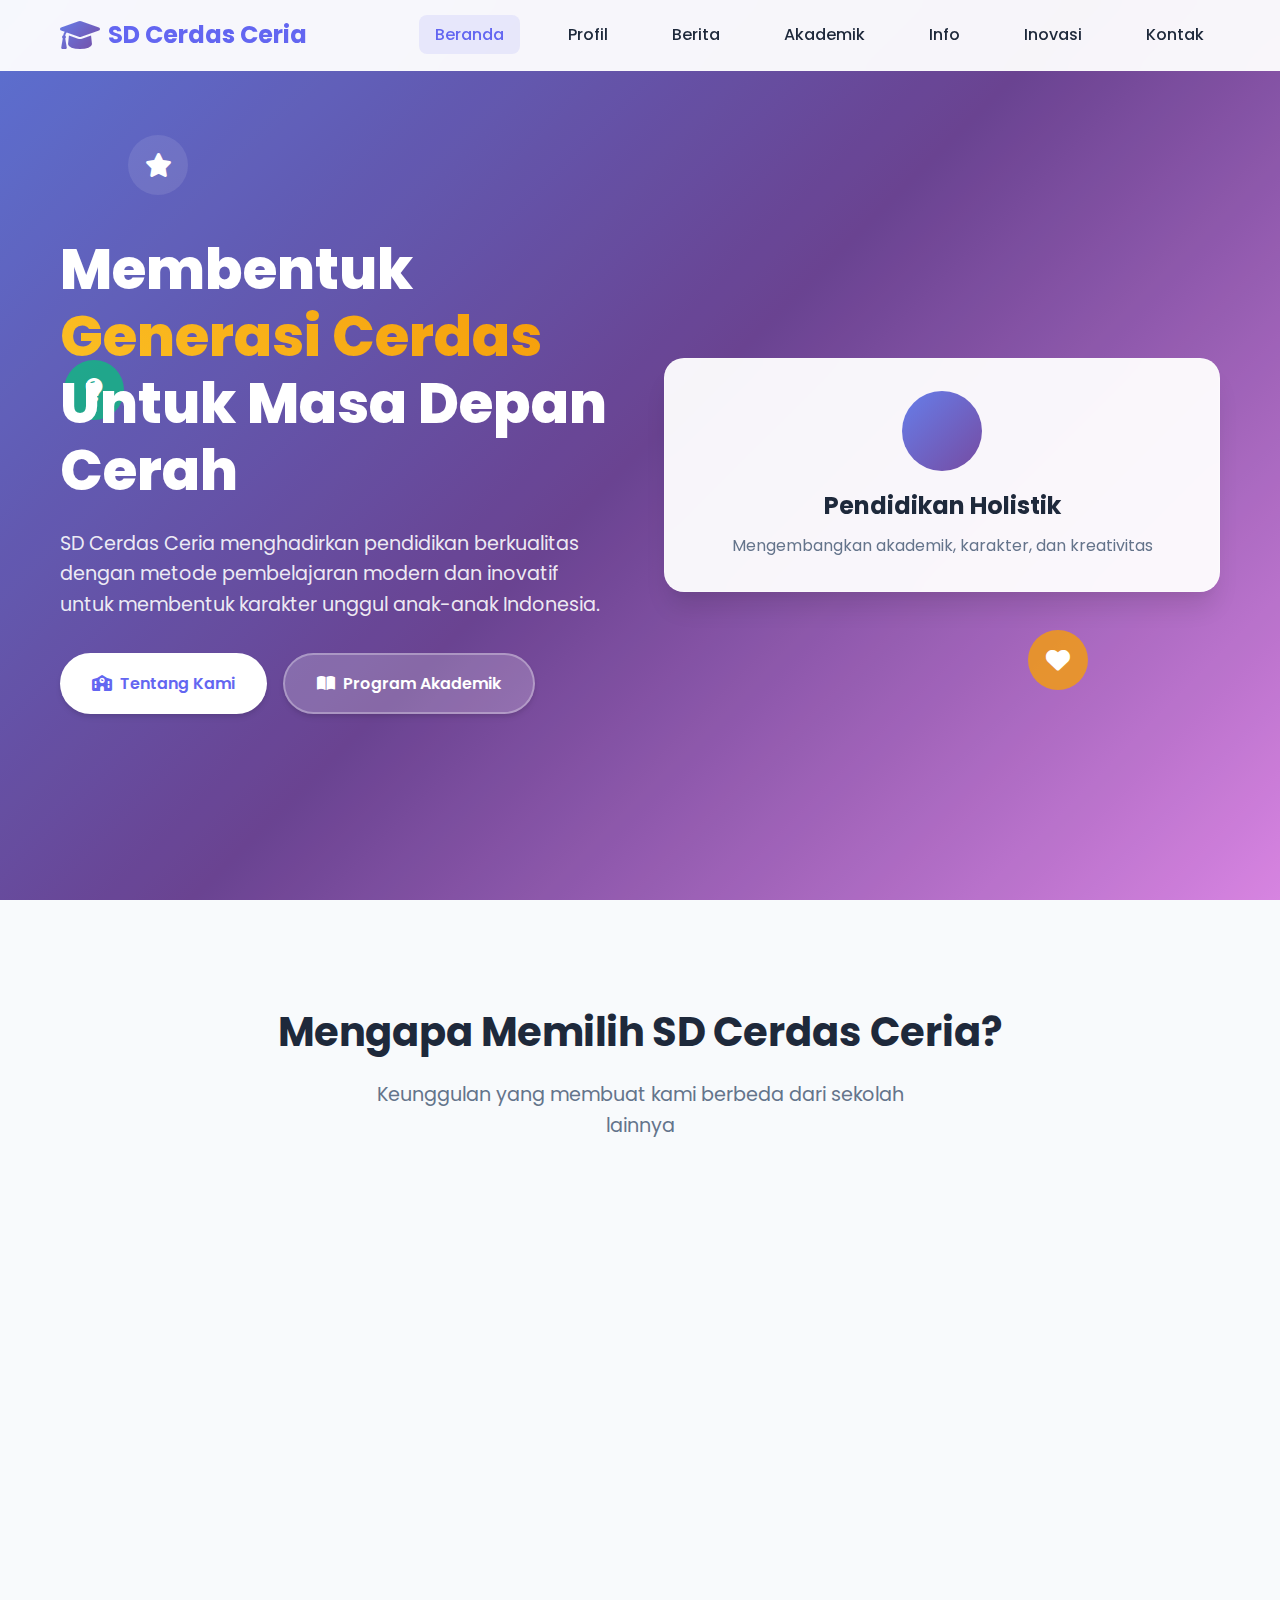
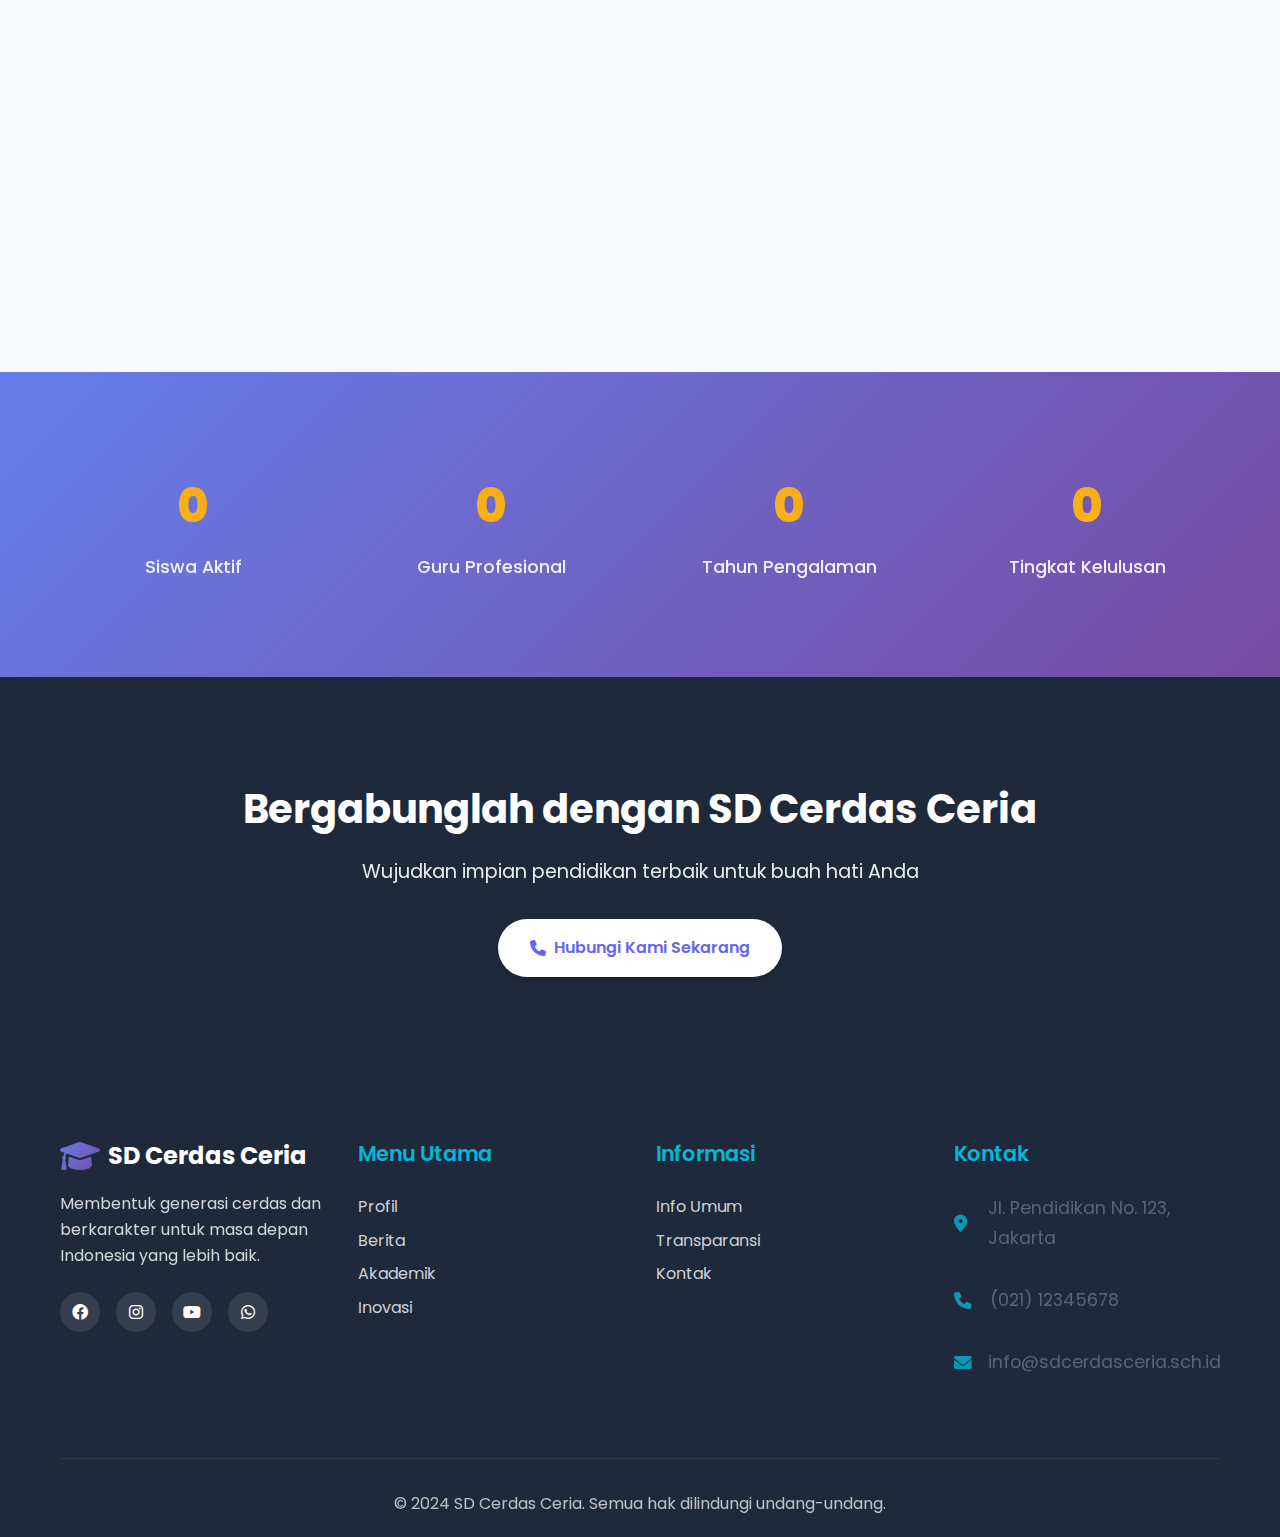
<file: index.html>
<!DOCTYPE html>
<html lang="id">
<head>
    <meta charset="UTF-8">
    <meta name="viewport" content="width=device-width, initial-scale=1.0">
    <title>SD Cerdas Ceria - Sekolah Dasar Modern</title>
    <link rel="stylesheet" href="css/styles.css">
    <link rel="stylesheet" href="https://cdnjs.cloudflare.com/ajax/libs/font-awesome/6.0.0/css/all.min.css">
    <link href="https://fonts.googleapis.com/css2?family=Poppins:wght@300;400;500;600;700;800&display=swap" rel="stylesheet">
</head>
<body>
    <!-- Header & Navigation -->
    <header class="header">
        <nav class="navbar">
            <div class="nav-container">
                <div class="nav-logo">
                    <i class="fas fa-graduation-cap"></i>
                    <span>SD Cerdas Ceria</span>
                </div>
                
                <ul class="nav-menu">
                    <li class="nav-item">
                        <a href="index.html" class="nav-link active">Beranda</a>
                    </li>
                    <li class="nav-item">
                        <a href="profil.html" class="nav-link">Profil</a>
                    </li>
                    <li class="nav-item">
                        <a href="berita.html" class="nav-link">Berita</a>
                    </li>
                    <li class="nav-item">
                        <a href="akademik.html" class="nav-link">Akademik</a>
                    </li>
                    <li class="nav-item dropdown">
                        <a href="info.html" class="nav-link dropdown-toggle">Info</a>
                        <ul class="dropdown-menu">
                            <li><a href="info.html">Informasi Umum</a></li>
                            <li><a href="transparansi.html">Transparansi</a></li>
                        </ul>
                    </li>
                    <li class="nav-item">
                        <a href="inovasi.html" class="nav-link">Inovasi</a>
                    </li>
                    <li class="nav-item">
                        <a href="kontak.html" class="nav-link">Kontak</a>
                    </li>
                </ul>
                
                <div class="hamburger">
                    <span class="bar"></span>
                    <span class="bar"></span>
                    <span class="bar"></span>
                </div>
            </div>
        </nav>
    </header>

    <!-- Hero Section -->
    <section class="hero">
        <div class="hero-overlay"></div>
        <div class="hero-content">
            <div class="hero-text">
                <h1 class="hero-title">
                    Membentuk <span class="highlight">Generasi Cerdas</span><br>
                    Untuk Masa Depan Cerah
                </h1>
                <p class="hero-description">
                    SD Cerdas Ceria menghadirkan pendidikan berkualitas dengan metode pembelajaran modern dan inovatif untuk membentuk karakter unggul anak-anak Indonesia.
                </p>
                <div class="hero-buttons">
                    <a href="profil.html" class="btn btn-primary">
                        <i class="fas fa-school"></i>
                        Tentang Kami
                    </a>
                    <a href="akademik.html" class="btn btn-secondary">
                        <i class="fas fa-book-open"></i>
                        Program Akademik
                    </a>
                </div>
            </div>
            <div class="hero-image">
                <div class="hero-card">
                    <div class="card-icon">
                        <i class="fas fa-children"></i>
                    </div>
                    <h3>Pendidikan Holistik</h3>
                    <p>Mengembangkan akademik, karakter, dan kreativitas</p>
                </div>
            </div>
        </div>
        
        <!-- Floating Elements -->
        <div class="floating-elements">
            <div class="float-item float-1">
                <i class="fas fa-star"></i>
            </div>
            <div class="float-item float-2">
                <i class="fas fa-heart"></i>
            </div>
            <div class="float-item float-3">
                <i class="fas fa-lightbulb"></i>
            </div>
        </div>
    </section>

    <!-- Features Section -->
    <section class="features">
        <div class="container">
            <div class="section-header">
                <h2 class="section-title">Mengapa Memilih SD Cerdas Ceria?</h2>
                <p class="section-subtitle">Keunggulan yang membuat kami berbeda dari sekolah lainnya</p>
            </div>
            
            <div class="features-grid">
                <div class="feature-card">
                    <div class="feature-icon">
                        <i class="fas fa-chalkboard-teacher"></i>
                    </div>
                    <h3>Guru Profesional</h3>
                    <p>Tim pengajar berpengalaman dan tersertifikasi dengan metode pembelajaran terkini</p>
                </div>
                
                <div class="feature-card">
                    <div class="feature-icon">
                        <i class="fas fa-laptop"></i>
                    </div>
                    <h3>Teknologi Modern</h3>
                    <p>Fasilitas pembelajaran digital dan smart classroom untuk pengalaman belajar yang interaktif</p>
                </div>
                
                <div class="feature-card">
                    <div class="feature-icon">
                        <i class="fas fa-users"></i>
                    </div>
                    <h3>Kelas Kecil</h3>
                    <p>Rasio siswa dan guru yang ideal untuk perhatian personal dan pembelajaran efektif</p>
                </div>
                
                <div class="feature-card">
                    <div class="feature-icon">
                        <i class="fas fa-medal"></i>
                    </div>
                    <h3>Prestasi Terbaik</h3>
                    <p>Track record prestasi akademik dan non-akademik di tingkat lokal maupun nasional</p>
                </div>
            </div>
        </div>
    </section>

    <!-- Stats Section -->
    <section class="stats">
        <div class="container">
            <div class="stats-grid">
                <div class="stat-item">
                    <div class="stat-number">500+</div>
                    <div class="stat-label">Siswa Aktif</div>
                </div>
                <div class="stat-item">
                    <div class="stat-number">25+</div>
                    <div class="stat-label">Guru Profesional</div>
                </div>
                <div class="stat-item">
                    <div class="stat-number">15+</div>
                    <div class="stat-label">Tahun Pengalaman</div>
                </div>
                <div class="stat-item">
                    <div class="stat-number">98%</div>
                    <div class="stat-label">Tingkat Kelulusan</div>
                </div>
            </div>
        </div>
    </section>

    <!-- CTA Section -->
    <section class="cta">
        <div class="container">
            <div class="cta-content">
                <h2>Bergabunglah dengan SD Cerdas Ceria</h2>
                <p>Wujudkan impian pendidikan terbaik untuk buah hati Anda</p>
                <a href="kontak.html" class="btn btn-primary">
                    <i class="fas fa-phone"></i>
                    Hubungi Kami Sekarang
                </a>
            </div>
        </div>
    </section>

    <!-- Footer -->
    <footer class="footer">
        <div class="container">
            <div class="footer-content">
                <div class="footer-section">
                    <div class="footer-logo">
                        <i class="fas fa-graduation-cap"></i>
                        <span>SD Cerdas Ceria</span>
                    </div>
                    <p>Membentuk generasi cerdas dan berkarakter untuk masa depan Indonesia yang lebih baik.</p>
                    <div class="social-links">
                        <a href="#"><i class="fab fa-facebook"></i></a>
                        <a href="#"><i class="fab fa-instagram"></i></a>
                        <a href="#"><i class="fab fa-youtube"></i></a>
                        <a href="#"><i class="fab fa-whatsapp"></i></a>
                    </div>
                </div>
                
                <div class="footer-section">
                    <h3>Menu Utama</h3>
                    <ul>
                        <li><a href="profil.html">Profil</a></li>
                        <li><a href="berita.html">Berita</a></li>
                        <li><a href="akademik.html">Akademik</a></li>
                        <li><a href="inovasi.html">Inovasi</a></li>
                    </ul>
                </div>
                
                <div class="footer-section">
                    <h3>Informasi</h3>
                    <ul>
                        <li><a href="info.html">Info Umum</a></li>
                        <li><a href="transparansi.html">Transparansi</a></li>
                        <li><a href="kontak.html">Kontak</a></li>
                    </ul>
                </div>
                
                <div class="footer-section">
                    <h3>Kontak</h3>
                    <div class="contact-info">
                        <p><i class="fas fa-map-marker-alt"></i> Jl. Pendidikan No. 123, Jakarta</p>
                        <p><i class="fas fa-phone"></i> (021) 12345678</p>
                        <p><i class="fas fa-envelope"></i> info@sdcerdasceria.sch.id</p>
                    </div>
                </div>
            </div>
            
            <div class="footer-bottom">
                <p>&copy; 2024 SD Cerdas Ceria. Semua hak dilindungi undang-undang.</p>
            </div>
        </div>
    </footer>

    <script src="js/script.js"></script>
</body>
</html>
</file>
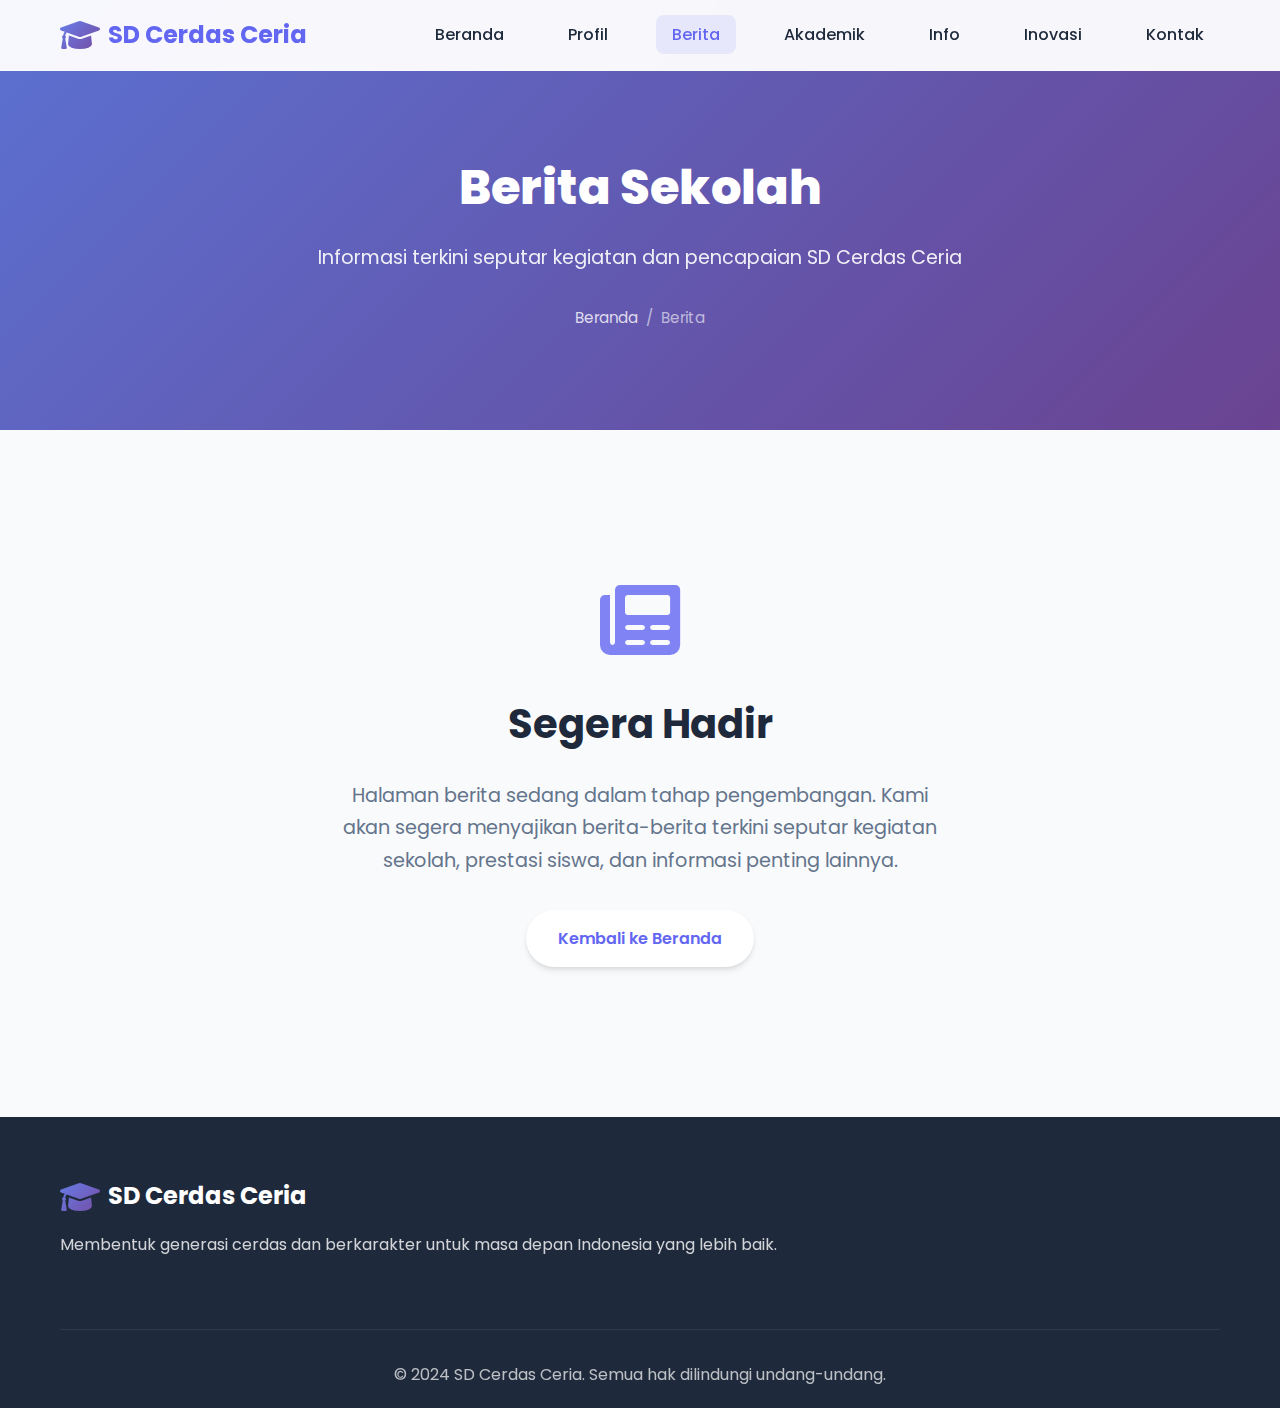
<file: berita.html>
<!DOCTYPE html>
<html lang="id">
<head>
    <meta charset="UTF-8">
    <meta name="viewport" content="width=device-width, initial-scale=1.0">
    <title>Berita - SD Cerdas Ceria</title>
    <link rel="stylesheet" href="css/styles.css">
    <link rel="stylesheet" href="https://cdnjs.cloudflare.com/ajax/libs/font-awesome/6.0.0/css/all.min.css">
    <link href="https://fonts.googleapis.com/css2?family=Poppins:wght@300;400;500;600;700;800&display=swap" rel="stylesheet">
</head>
<body>
    <!-- Header & Navigation -->
    <header class="header">
        <nav class="navbar">
            <div class="nav-container">
                <div class="nav-logo">
                    <i class="fas fa-graduation-cap"></i>
                    <span>SD Cerdas Ceria</span>
                </div>
                
                <ul class="nav-menu">
                    <li class="nav-item"><a href="index.html" class="nav-link">Beranda</a></li>
                    <li class="nav-item"><a href="profil.html" class="nav-link">Profil</a></li>
                    <li class="nav-item"><a href="berita.html" class="nav-link active">Berita</a></li>
                    <li class="nav-item"><a href="akademik.html" class="nav-link">Akademik</a></li>
                    <li class="nav-item dropdown">
                        <a href="info.html" class="nav-link dropdown-toggle">Info</a>
                        <ul class="dropdown-menu">
                            <li><a href="info.html">Informasi Umum</a></li>
                            <li><a href="transparansi.html">Transparansi</a></li>
                        </ul>
                    </li>
                    <li class="nav-item"><a href="inovasi.html" class="nav-link">Inovasi</a></li>
                    <li class="nav-item"><a href="kontak.html" class="nav-link">Kontak</a></li>
                </ul>
                
                <div class="hamburger">
                    <span class="bar"></span>
                    <span class="bar"></span>
                    <span class="bar"></span>
                </div>
            </div>
        </nav>
    </header>

    <!-- Page Header -->
    <section class="page-header">
        <div class="container">
            <div class="page-header-content">
                <h1>Berita Sekolah</h1>
                <p>Informasi terkini seputar kegiatan dan pencapaian SD Cerdas Ceria</p>
                <nav class="breadcrumb">
                    <a href="index.html">Beranda</a>
                    <span>/</span>
                    <span>Berita</span>
                </nav>
            </div>
        </div>
    </section>

    <!-- Coming Soon Section -->
    <section class="coming-soon">
        <div class="container">
            <div class="coming-soon-content">
                <i class="fas fa-newspaper"></i>
                <h2>Segera Hadir</h2>
                <p>Halaman berita sedang dalam tahap pengembangan. Kami akan segera menyajikan berita-berita terkini seputar kegiatan sekolah, prestasi siswa, dan informasi penting lainnya.</p>
                <a href="index.html" class="btn btn-primary">Kembali ke Beranda</a>
            </div>
        </div>
    </section>

    <!-- Footer -->
    <footer class="footer">
        <div class="container">
            <div class="footer-content">
                <div class="footer-section">
                    <div class="footer-logo">
                        <i class="fas fa-graduation-cap"></i>
                        <span>SD Cerdas Ceria</span>
                    </div>
                    <p>Membentuk generasi cerdas dan berkarakter untuk masa depan Indonesia yang lebih baik.</p>
                </div>
            </div>
            <div class="footer-bottom">
                <p>&copy; 2024 SD Cerdas Ceria. Semua hak dilindungi undang-undang.</p>
            </div>
        </div>
    </footer>

    <script src="js/script.js"></script>
</body>
</html>
</file>
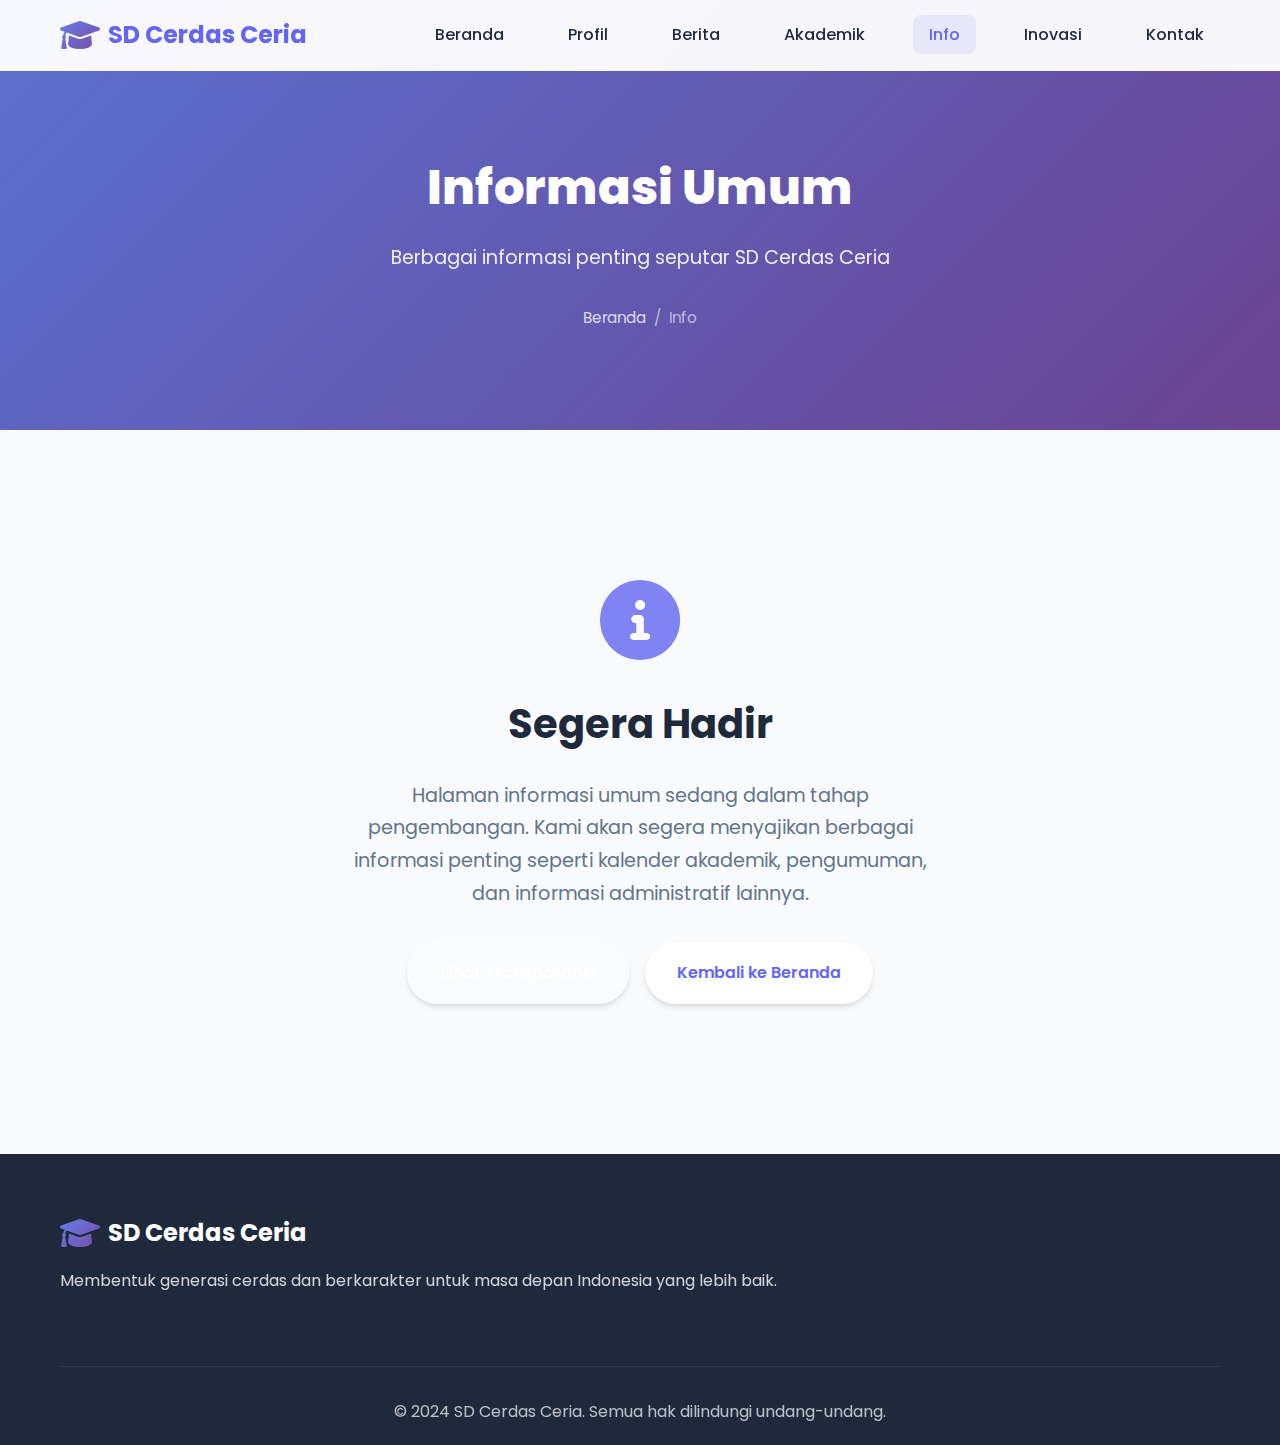
<file: info.html>
<!DOCTYPE html>
<html lang="id">
<head>
    <meta charset="UTF-8">
    <meta name="viewport" content="width=device-width, initial-scale=1.0">
    <title>Info - SD Cerdas Ceria</title>
    <link rel="stylesheet" href="css/styles.css">
    <link rel="stylesheet" href="https://cdnjs.cloudflare.com/ajax/libs/font-awesome/6.0.0/css/all.min.css">
    <link href="https://fonts.googleapis.com/css2?family=Poppins:wght@300;400;500;600;700;800&display=swap" rel="stylesheet">
</head>
<body>
    <!-- Header & Navigation -->
    <header class="header">
        <nav class="navbar">
            <div class="nav-container">
                <div class="nav-logo">
                    <i class="fas fa-graduation-cap"></i>
                    <span>SD Cerdas Ceria</span>
                </div>
                
                <ul class="nav-menu">
                    <li class="nav-item"><a href="index.html" class="nav-link">Beranda</a></li>
                    <li class="nav-item"><a href="profil.html" class="nav-link">Profil</a></li>
                    <li class="nav-item"><a href="berita.html" class="nav-link">Berita</a></li>
                    <li class="nav-item"><a href="akademik.html" class="nav-link">Akademik</a></li>
                    <li class="nav-item dropdown">
                        <a href="info.html" class="nav-link dropdown-toggle active">Info</a>
                        <ul class="dropdown-menu">
                            <li><a href="info.html">Informasi Umum</a></li>
                            <li><a href="transparansi.html">Transparansi</a></li>
                        </ul>
                    </li>
                    <li class="nav-item"><a href="inovasi.html" class="nav-link">Inovasi</a></li>
                    <li class="nav-item"><a href="kontak.html" class="nav-link">Kontak</a></li>
                </ul>
                
                <div class="hamburger">
                    <span class="bar"></span>
                    <span class="bar"></span>
                    <span class="bar"></span>
                </div>
            </div>
        </nav>
    </header>

    <!-- Page Header -->
    <section class="page-header">
        <div class="container">
            <div class="page-header-content">
                <h1>Informasi Umum</h1>
                <p>Berbagai informasi penting seputar SD Cerdas Ceria</p>
                <nav class="breadcrumb">
                    <a href="index.html">Beranda</a>
                    <span>/</span>
                    <span>Info</span>
                </nav>
            </div>
        </div>
    </section>

    <!-- Coming Soon Section -->
    <section class="coming-soon">
        <div class="container">
            <div class="coming-soon-content">
                <i class="fas fa-info-circle"></i>
                <h2>Segera Hadir</h2>
                <p>Halaman informasi umum sedang dalam tahap pengembangan. Kami akan segera menyajikan berbagai informasi penting seperti kalender akademik, pengumuman, dan informasi administratif lainnya.</p>
                <div class="quick-links">
                    <a href="transparansi.html" class="btn btn-secondary">Lihat Transparansi</a>
                    <a href="index.html" class="btn btn-primary">Kembali ke Beranda</a>
                </div>
            </div>
        </div>
    </section>

    <!-- Footer -->
    <footer class="footer">
        <div class="container">
            <div class="footer-content">
                <div class="footer-section">
                    <div class="footer-logo">
                        <i class="fas fa-graduation-cap"></i>
                        <span>SD Cerdas Ceria</span>
                    </div>
                    <p>Membentuk generasi cerdas dan berkarakter untuk masa depan Indonesia yang lebih baik.</p>
                </div>
            </div>
            <div class="footer-bottom">
                <p>&copy; 2024 SD Cerdas Ceria. Semua hak dilindungi undang-undang.</p>
            </div>
        </div>
    </footer>

    <script src="js/script.js"></script>
</body>
</html>
</file>
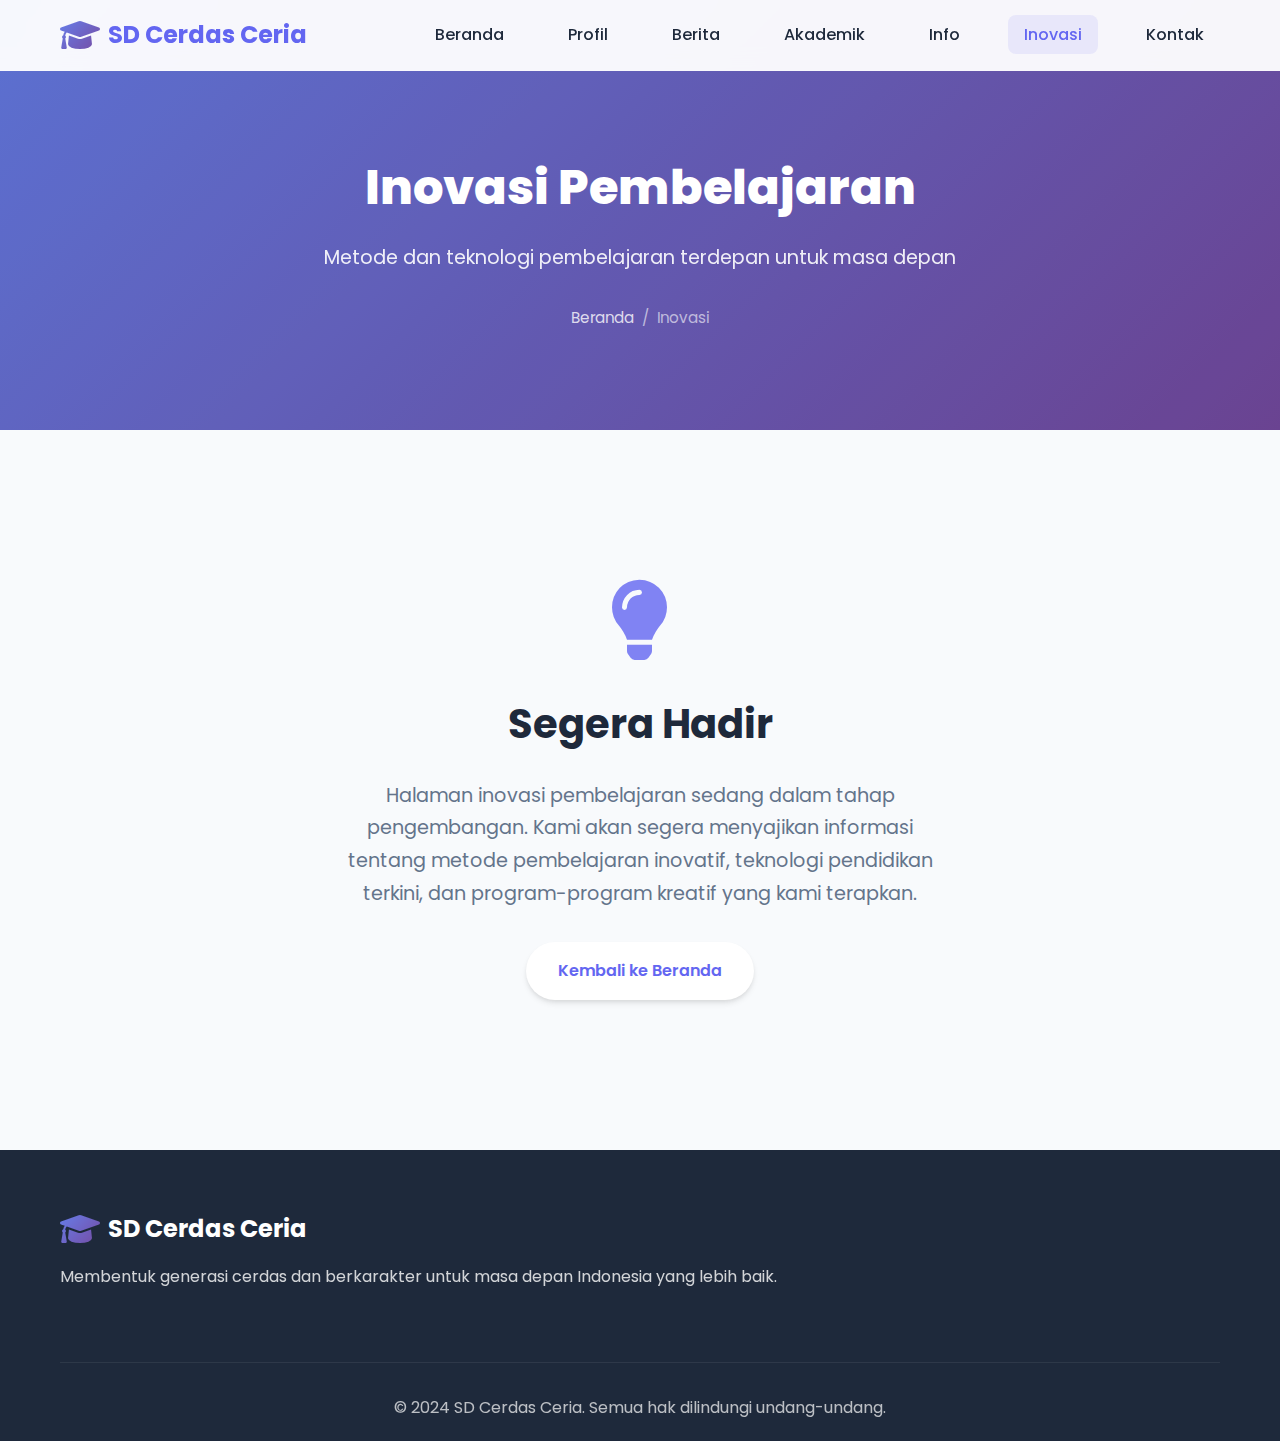
<file: inovasi.html>
<!DOCTYPE html>
<html lang="id">
<head>
    <meta charset="UTF-8">
    <meta name="viewport" content="width=device-width, initial-scale=1.0">
    <title>Inovasi - SD Cerdas Ceria</title>
    <link rel="stylesheet" href="css/styles.css">
    <link rel="stylesheet" href="https://cdnjs.cloudflare.com/ajax/libs/font-awesome/6.0.0/css/all.min.css">
    <link href="https://fonts.googleapis.com/css2?family=Poppins:wght@300;400;500;600;700;800&display=swap" rel="stylesheet">
</head>
<body>
    <!-- Header & Navigation -->
    <header class="header">
        <nav class="navbar">
            <div class="nav-container">
                <div class="nav-logo">
                    <i class="fas fa-graduation-cap"></i>
                    <span>SD Cerdas Ceria</span>
                </div>
                
                <ul class="nav-menu">
                    <li class="nav-item"><a href="index.html" class="nav-link">Beranda</a></li>
                    <li class="nav-item"><a href="profil.html" class="nav-link">Profil</a></li>
                    <li class="nav-item"><a href="berita.html" class="nav-link">Berita</a></li>
                    <li class="nav-item"><a href="akademik.html" class="nav-link">Akademik</a></li>
                    <li class="nav-item dropdown">
                        <a href="info.html" class="nav-link dropdown-toggle">Info</a>
                        <ul class="dropdown-menu">
                            <li><a href="info.html">Informasi Umum</a></li>
                            <li><a href="transparansi.html">Transparansi</a></li>
                        </ul>
                    </li>
                    <li class="nav-item"><a href="inovasi.html" class="nav-link active">Inovasi</a></li>
                    <li class="nav-item"><a href="kontak.html" class="nav-link">Kontak</a></li>
                </ul>
                
                <div class="hamburger">
                    <span class="bar"></span>
                    <span class="bar"></span>
                    <span class="bar"></span>
                </div>
            </div>
        </nav>
    </header>

    <!-- Page Header -->
    <section class="page-header">
        <div class="container">
            <div class="page-header-content">
                <h1>Inovasi Pembelajaran</h1>
                <p>Metode dan teknologi pembelajaran terdepan untuk masa depan</p>
                <nav class="breadcrumb">
                    <a href="index.html">Beranda</a>
                    <span>/</span>
                    <span>Inovasi</span>
                </nav>
            </div>
        </div>
    </section>

    <!-- Coming Soon Section -->
    <section class="coming-soon">
        <div class="container">
            <div class="coming-soon-content">
                <i class="fas fa-lightbulb"></i>
                <h2>Segera Hadir</h2>
                <p>Halaman inovasi pembelajaran sedang dalam tahap pengembangan. Kami akan segera menyajikan informasi tentang metode pembelajaran inovatif, teknologi pendidikan terkini, dan program-program kreatif yang kami terapkan.</p>
                <a href="index.html" class="btn btn-primary">Kembali ke Beranda</a>
            </div>
        </div>
    </section>

    <!-- Footer -->
    <footer class="footer">
        <div class="container">
            <div class="footer-content">
                <div class="footer-section">
                    <div class="footer-logo">
                        <i class="fas fa-graduation-cap"></i>
                        <span>SD Cerdas Ceria</span>
                    </div>
                    <p>Membentuk generasi cerdas dan berkarakter untuk masa depan Indonesia yang lebih baik.</p>
                </div>
            </div>
            <div class="footer-bottom">
                <p>&copy; 2024 SD Cerdas Ceria. Semua hak dilindungi undang-undang.</p>
            </div>
        </div>
    </footer>

    <script src="js/script.js"></script>
</body>
</html>
</file>
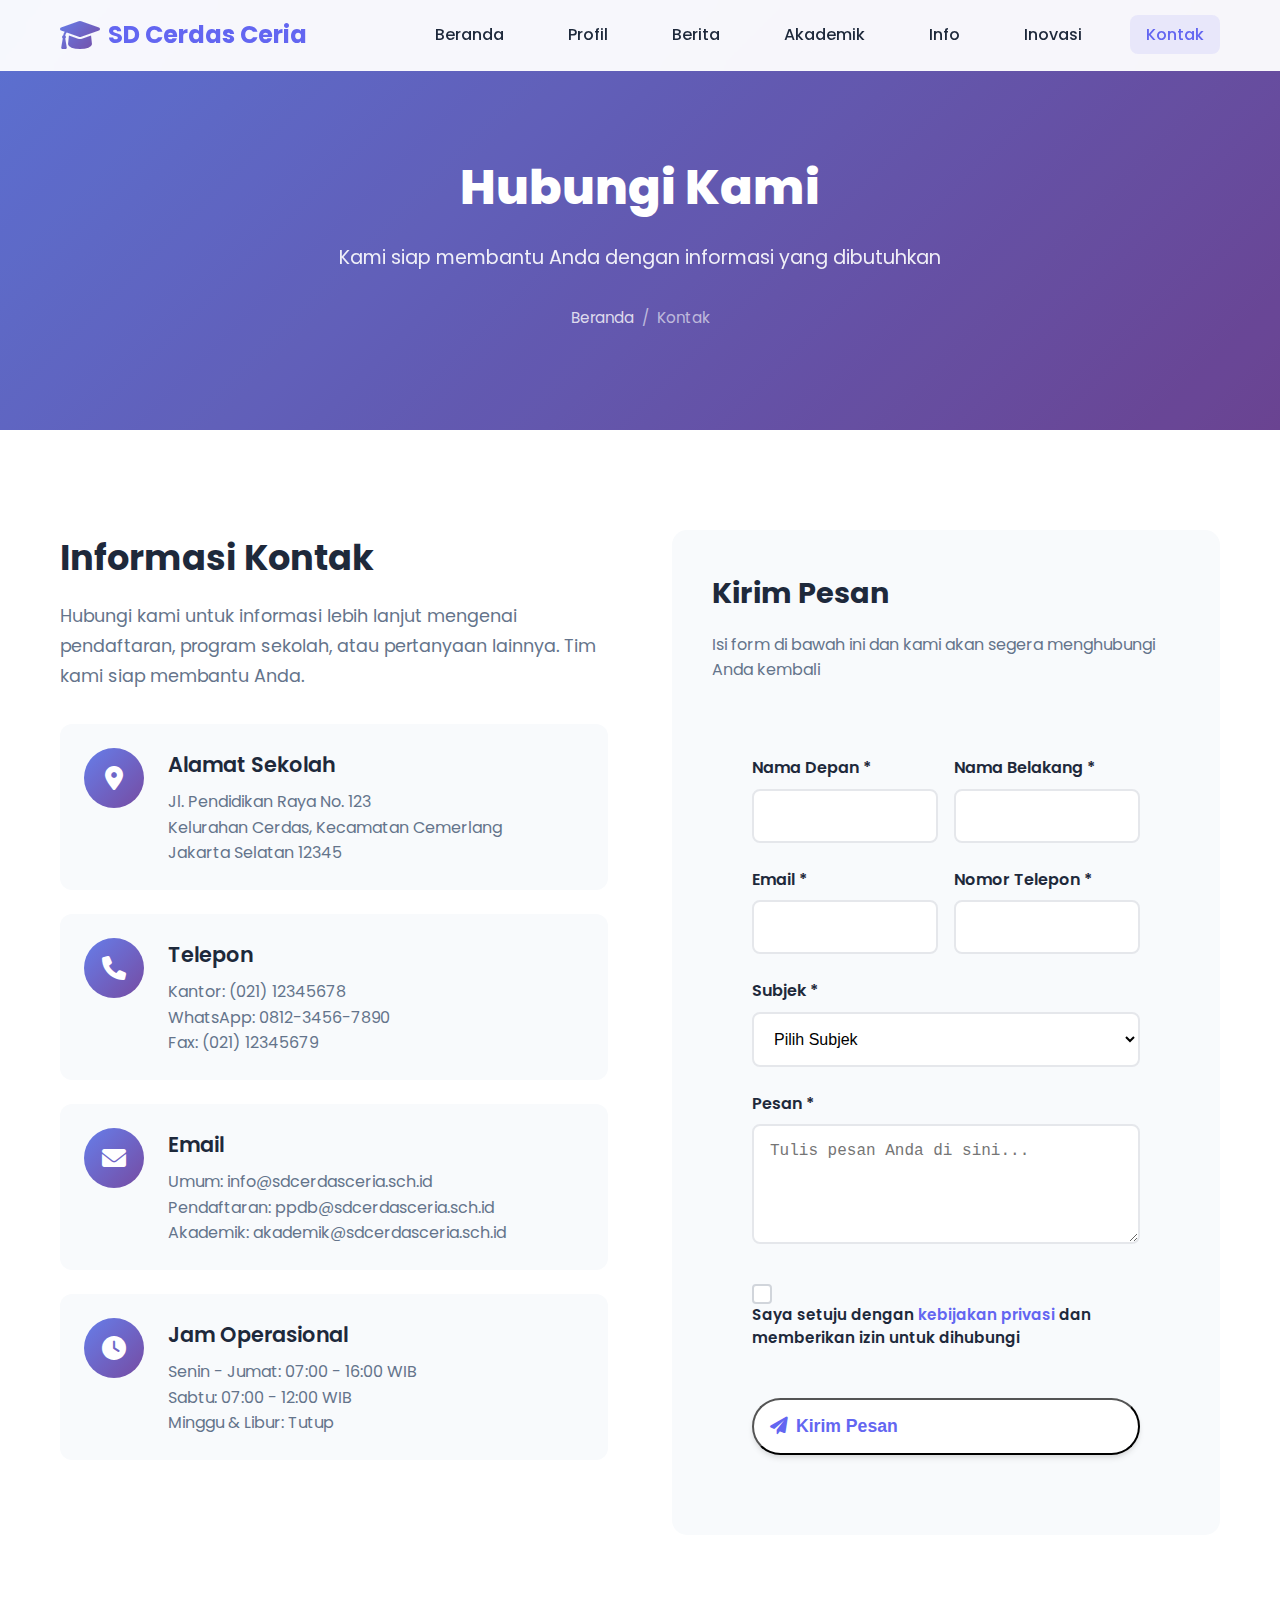
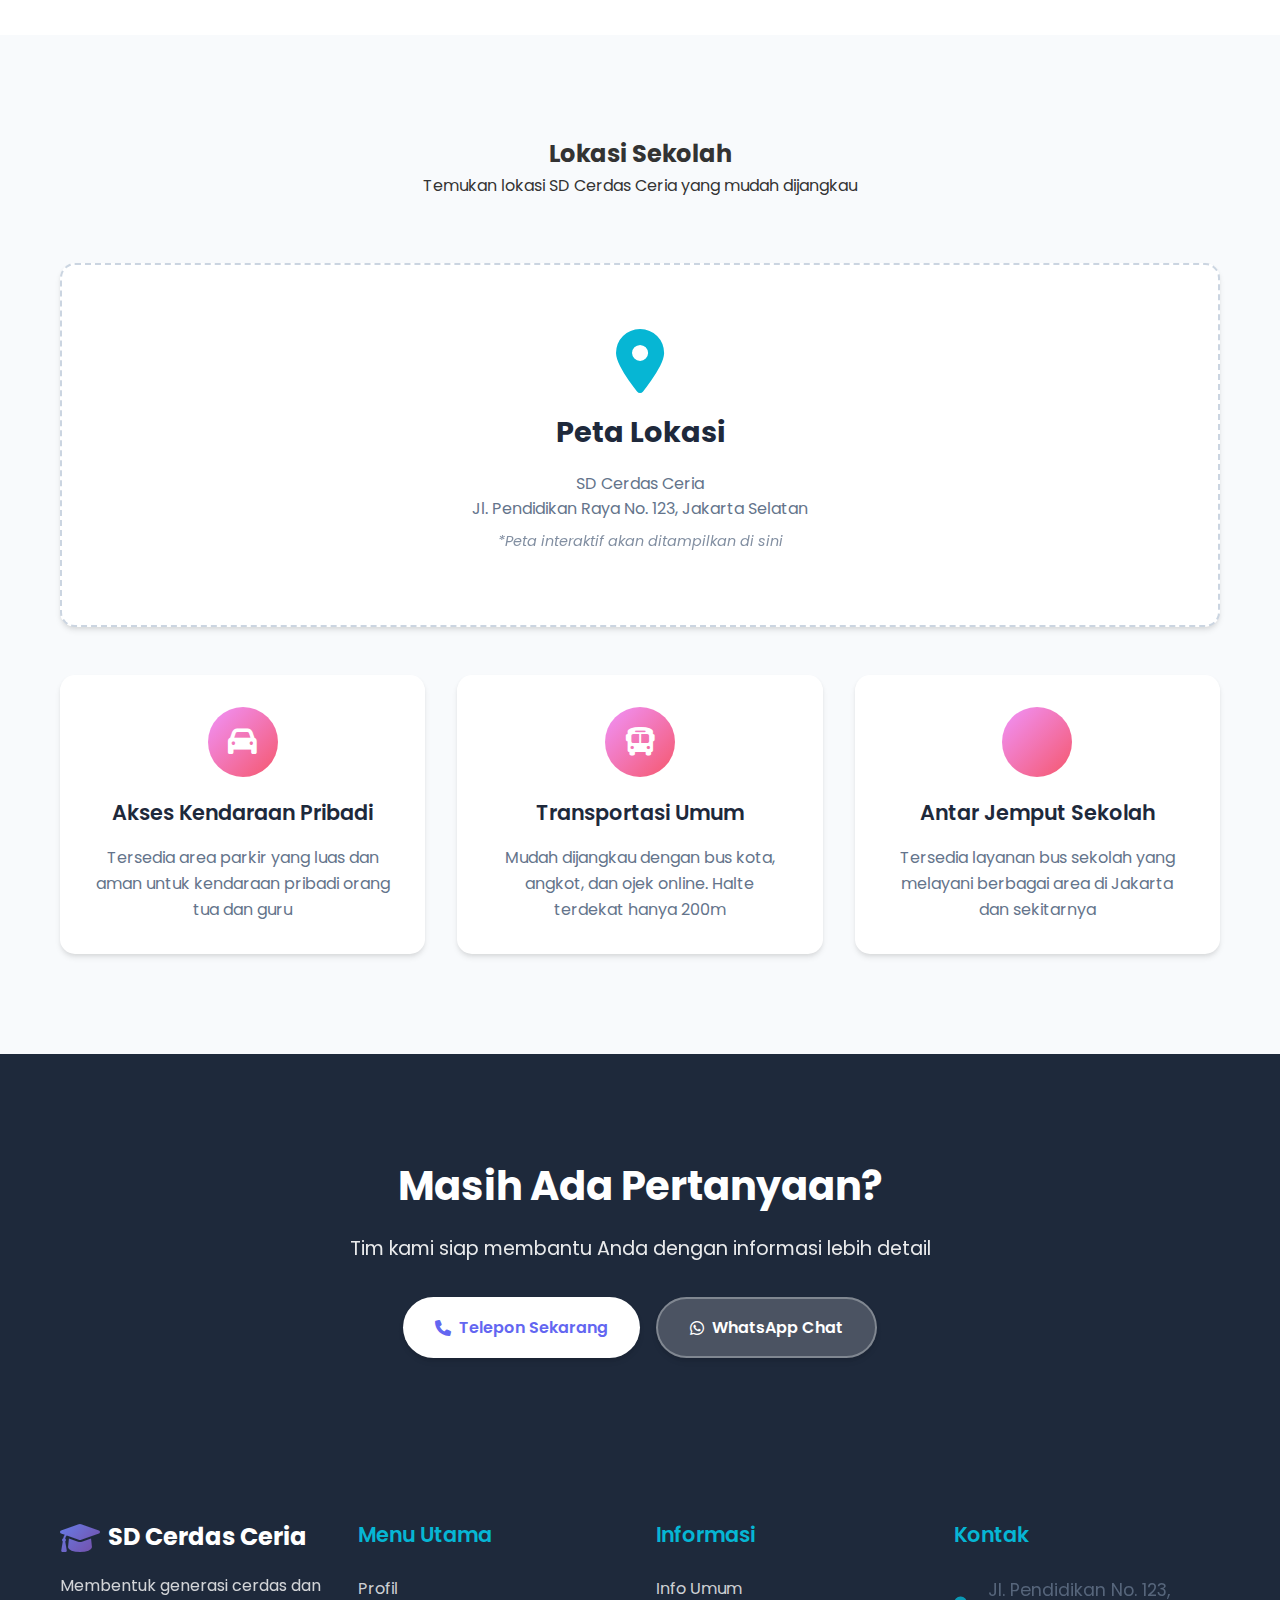
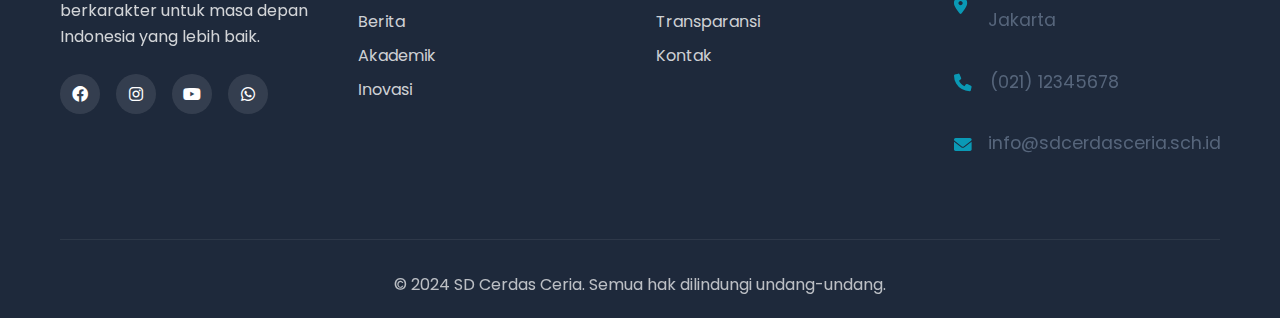
<file: kontak.html>
<!DOCTYPE html>
<html lang="id">
<head>
    <meta charset="UTF-8">
    <meta name="viewport" content="width=device-width, initial-scale=1.0">
    <title>Kontak - SD Cerdas Ceria</title>
    <link rel="stylesheet" href="css/styles.css">
    <link rel="stylesheet" href="https://cdnjs.cloudflare.com/ajax/libs/font-awesome/6.0.0/css/all.min.css">
    <link href="https://fonts.googleapis.com/css2?family=Poppins:wght@300;400;500;600;700;800&display=swap" rel="stylesheet">
</head>
<body>
    <!-- Header & Navigation -->
    <header class="header">
        <nav class="navbar">
            <div class="nav-container">
                <div class="nav-logo">
                    <i class="fas fa-graduation-cap"></i>
                    <span>SD Cerdas Ceria</span>
                </div>
                
                <ul class="nav-menu">
                    <li class="nav-item">
                        <a href="index.html" class="nav-link">Beranda</a>
                    </li>
                    <li class="nav-item">
                        <a href="profil.html" class="nav-link">Profil</a>
                    </li>
                    <li class="nav-item">
                        <a href="berita.html" class="nav-link">Berita</a>
                    </li>
                    <li class="nav-item">
                        <a href="akademik.html" class="nav-link">Akademik</a>
                    </li>
                    <li class="nav-item dropdown">
                        <a href="info.html" class="nav-link dropdown-toggle">Info</a>
                        <ul class="dropdown-menu">
                            <li><a href="info.html">Informasi Umum</a></li>
                            <li><a href="transparansi.html">Transparansi</a></li>
                        </ul>
                    </li>
                    <li class="nav-item">
                        <a href="inovasi.html" class="nav-link">Inovasi</a>
                    </li>
                    <li class="nav-item">
                        <a href="kontak.html" class="nav-link active">Kontak</a>
                    </li>
                </ul>
                
                <div class="hamburger">
                    <span class="bar"></span>
                    <span class="bar"></span>
                    <span class="bar"></span>
                </div>
            </div>
        </nav>
    </header>

    <!-- Page Header -->
    <section class="page-header">
        <div class="container">
            <div class="page-header-content">
                <h1>Hubungi Kami</h1>
                <p>Kami siap membantu Anda dengan informasi yang dibutuhkan</p>
                <nav class="breadcrumb">
                    <a href="index.html">Beranda</a>
                    <span>/</span>
                    <span>Kontak</span>
                </nav>
            </div>
        </div>
    </section>

    <!-- Contact Section -->
    <section class="contact-main">
        <div class="container">
            <div class="contact-grid">
                <div class="contact-info-section">
                    <h2>Informasi Kontak</h2>
                    <p>Hubungi kami untuk informasi lebih lanjut mengenai pendaftaran, program sekolah, atau pertanyaan lainnya. Tim kami siap membantu Anda.</p>
                    
                    <div class="contact-details">
                        <div class="contact-detail-card">
                            <div class="detail-icon">
                                <i class="fas fa-map-marker-alt"></i>
                            </div>
                            <div class="detail-content">
                                <h4>Alamat Sekolah</h4>
                                <p>Jl. Pendidikan Raya No. 123<br>
                                Kelurahan Cerdas, Kecamatan Cemerlang<br>
                                Jakarta Selatan 12345</p>
                            </div>
                        </div>

                        <div class="contact-detail-card">
                            <div class="detail-icon">
                                <i class="fas fa-phone"></i>
                            </div>
                            <div class="detail-content">
                                <h4>Telepon</h4>
                                <p>Kantor: (021) 12345678<br>
                                WhatsApp: 0812-3456-7890<br>
                                Fax: (021) 12345679</p>
                            </div>
                        </div>

                        <div class="contact-detail-card">
                            <div class="detail-icon">
                                <i class="fas fa-envelope"></i>
                            </div>
                            <div class="detail-content">
                                <h4>Email</h4>
                                <p>Umum: info@sdcerdasceria.sch.id<br>
                                Pendaftaran: ppdb@sdcerdasceria.sch.id<br>
                                Akademik: akademik@sdcerdasceria.sch.id</p>
                            </div>
                        </div>

                        <div class="contact-detail-card">
                            <div class="detail-icon">
                                <i class="fas fa-clock"></i>
                            </div>
                            <div class="detail-content">
                                <h4>Jam Operasional</h4>
                                <p>Senin - Jumat: 07:00 - 16:00 WIB<br>
                                Sabtu: 07:00 - 12:00 WIB<br>
                                Minggu & Libur: Tutup</p>
                            </div>
                        </div>
                    </div>
                </div>

                <div class="contact-form-section">
                    <div class="form-container">
                        <h3>Kirim Pesan</h3>
                        <p>Isi form di bawah ini dan kami akan segera menghubungi Anda kembali</p>
                        
                        <form class="contact-form" id="contactForm">
                            <div class="form-row">
                                <div class="form-group">
                                    <label for="firstName">Nama Depan *</label>
                                    <input type="text" id="firstName" name="firstName" required>
                                    <div class="error-message"></div>
                                </div>
                                <div class="form-group">
                                    <label for="lastName">Nama Belakang *</label>
                                    <input type="text" id="lastName" name="lastName" required>
                                    <div class="error-message"></div>
                                </div>
                            </div>
                            
                            <div class="form-row">
                                <div class="form-group">
                                    <label for="email">Email *</label>
                                    <input type="email" id="email" name="email" required>
                                    <div class="error-message"></div>
                                </div>
                                <div class="form-group">
                                    <label for="phone">Nomor Telepon *</label>
                                    <input type="tel" id="phone" name="phone" required>
                                    <div class="error-message"></div>
                                </div>
                            </div>
                            
                            <div class="form-group">
                                <label for="subject">Subjek *</label>
                                <select id="subject" name="subject" required>
                                    <option value="">Pilih Subjek</option>
                                    <option value="ppdb">Pendaftaran Siswa Baru</option>
                                    <option value="akademik">Program Akademik</option>
                                    <option value="fasilitas">Fasilitas Sekolah</option>
                                    <option value="keuangan">Informasi Keuangan</option>
                                    <option value="ekstrakurikuler">Ekstrakurikuler</option>
                                    <option value="lainnya">Lainnya</option>
                                </select>
                                <div class="error-message"></div>
                            </div>
                            
                            <div class="form-group">
                                <label for="message">Pesan *</label>
                                <textarea id="message" name="message" rows="5" placeholder="Tulis pesan Anda di sini..." required></textarea>
                                <div class="error-message"></div>
                            </div>
                            
                            <div class="form-group checkbox-group">
                                <label class="checkbox-label">
                                    <input type="checkbox" id="agreement" name="agreement" required>
                                    <span class="checkmark"></span>
                                    Saya setuju dengan <a href="#" class="link">kebijakan privasi</a> dan memberikan izin untuk dihubungi
                                </label>
                                <div class="error-message"></div>
                            </div>
                            
                            <button type="submit" class="btn btn-primary submit-btn">
                                <i class="fas fa-paper-plane"></i>
                                Kirim Pesan
                            </button>
                        </form>
                    </div>
                </div>
            </div>
        </div>
    </section>

    <!-- Map Section -->
    <section class="map-section">
        <div class="container">
            <div class="section-header">
                <h2>Lokasi Sekolah</h2>
                <p>Temukan lokasi SD Cerdas Ceria yang mudah dijangkau</p>
            </div>
            
            <div class="map-container">
                <div class="map-placeholder">
                    <i class="fas fa-map-marker-alt"></i>
                    <h3>Peta Lokasi</h3>
                    <p>SD Cerdas Ceria<br>Jl. Pendidikan Raya No. 123, Jakarta Selatan</p>
                    <p class="map-note">*Peta interaktif akan ditampilkan di sini</p>
                </div>
            </div>

            <div class="location-info">
                <div class="location-card">
                    <div class="location-icon">
                        <i class="fas fa-car"></i>
                    </div>
                    <h4>Akses Kendaraan Pribadi</h4>
                    <p>Tersedia area parkir yang luas dan aman untuk kendaraan pribadi orang tua dan guru</p>
                </div>
                
                <div class="location-card">
                    <div class="location-icon">
                        <i class="fas fa-bus"></i>
                    </div>
                    <h4>Transportasi Umum</h4>
                    <p>Mudah dijangkau dengan bus kota, angkot, dan ojek online. Halte terdekat hanya 200m</p>
                </div>
                
                <div class="location-card">
                    <div class="location-icon">
                        <i class="fas fa-school-bus"></i>
                    </div>
                    <h4>Antar Jemput Sekolah</h4>
                    <p>Tersedia layanan bus sekolah yang melayani berbagai area di Jakarta dan sekitarnya</p>
                </div>
            </div>
        </div>
    </section>

    <!-- Contact CTA -->
    <section class="contact-cta">
        <div class="container">
            <div class="cta-content">
                <h2>Masih Ada Pertanyaan?</h2>
                <p>Tim kami siap membantu Anda dengan informasi lebih detail</p>
                <div class="cta-buttons">
                    <a href="tel:02112345678" class="btn btn-primary">
                        <i class="fas fa-phone"></i>
                        Telepon Sekarang
                    </a>
                    <a href="https://wa.me/6281234567890" class="btn btn-secondary" target="_blank">
                        <i class="fab fa-whatsapp"></i>
                        WhatsApp Chat
                    </a>
                </div>
            </div>
        </div>
    </section>

    <!-- Footer -->
    <footer class="footer">
        <div class="container">
            <div class="footer-content">
                <div class="footer-section">
                    <div class="footer-logo">
                        <i class="fas fa-graduation-cap"></i>
                        <span>SD Cerdas Ceria</span>
                    </div>
                    <p>Membentuk generasi cerdas dan berkarakter untuk masa depan Indonesia yang lebih baik.</p>
                    <div class="social-links">
                        <a href="#"><i class="fab fa-facebook"></i></a>
                        <a href="#"><i class="fab fa-instagram"></i></a>
                        <a href="#"><i class="fab fa-youtube"></i></a>
                        <a href="#"><i class="fab fa-whatsapp"></i></a>
                    </div>
                </div>
                
                <div class="footer-section">
                    <h3>Menu Utama</h3>
                    <ul>
                        <li><a href="profil.html">Profil</a></li>
                        <li><a href="berita.html">Berita</a></li>
                        <li><a href="akademik.html">Akademik</a></li>
                        <li><a href="inovasi.html">Inovasi</a></li>
                    </ul>
                </div>
                
                <div class="footer-section">
                    <h3>Informasi</h3>
                    <ul>
                        <li><a href="info.html">Info Umum</a></li>
                        <li><a href="transparansi.html">Transparansi</a></li>
                        <li><a href="kontak.html">Kontak</a></li>
                    </ul>
                </div>
                
                <div class="footer-section">
                    <h3>Kontak</h3>
                    <div class="contact-info">
                        <p><i class="fas fa-map-marker-alt"></i> Jl. Pendidikan No. 123, Jakarta</p>
                        <p><i class="fas fa-phone"></i> (021) 12345678</p>
                        <p><i class="fas fa-envelope"></i> info@sdcerdasceria.sch.id</p>
                    </div>
                </div>
            </div>
            
            <div class="footer-bottom">
                <p>&copy; 2024 SD Cerdas Ceria. Semua hak dilindungi undang-undang.</p>
            </div>
        </div>
    </footer>

    <script src="js/script.js"></script>
    <script>
        // Contact form handling
        document.getElementById('contactForm').addEventListener('submit', function(e) {
            e.preventDefault();
            
            if (validateForm(this)) {
                // Simulate form submission
                const submitBtn = this.querySelector('.submit-btn');
                const originalText = submitBtn.innerHTML;
                
                submitBtn.innerHTML = '<i class="fas fa-spinner fa-spin"></i> Mengirim...';
                submitBtn.disabled = true;
                
                setTimeout(() => {
                    showToast('Pesan Anda telah terkirim! Kami akan segera menghubungi Anda.', 'success');
                    this.reset();
                    submitBtn.innerHTML = originalText;
                    submitBtn.disabled = false;
                }, 2000);
            }
        });
    </script>
</body>
</html>
</file>
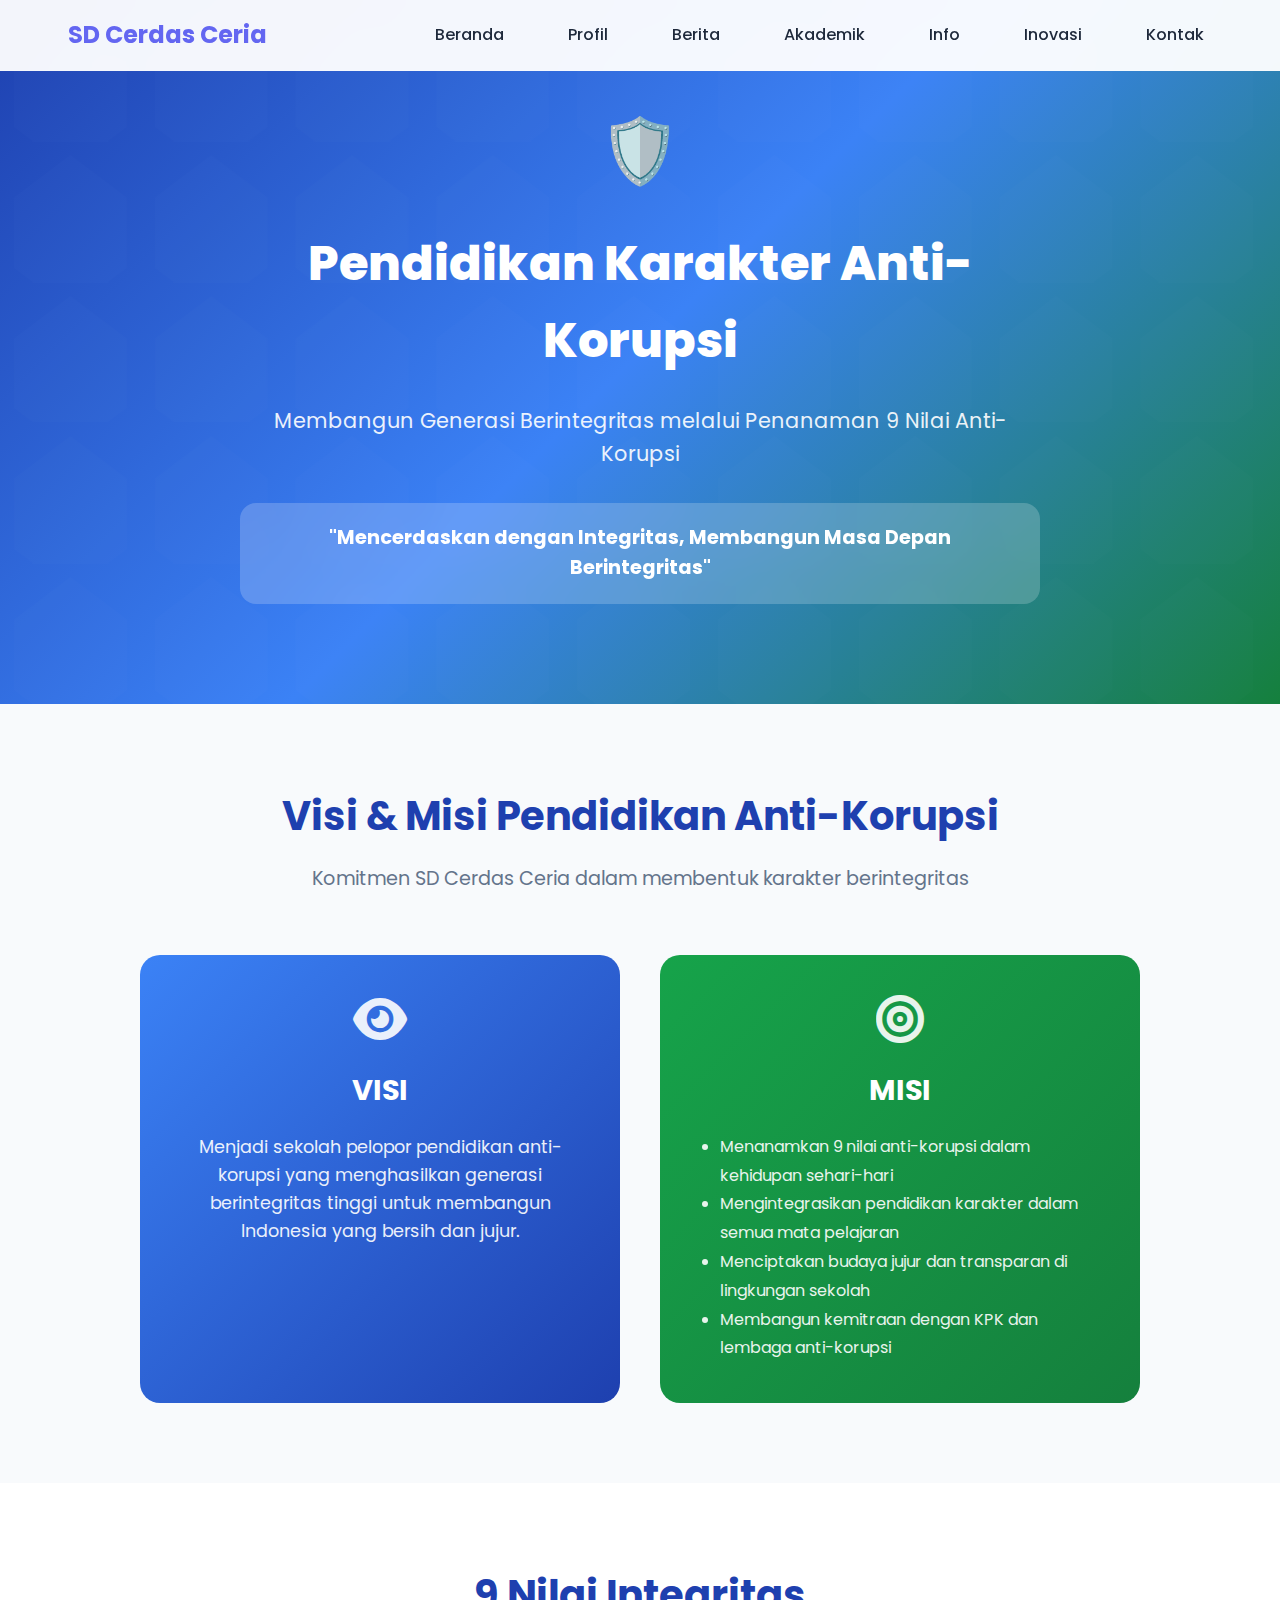
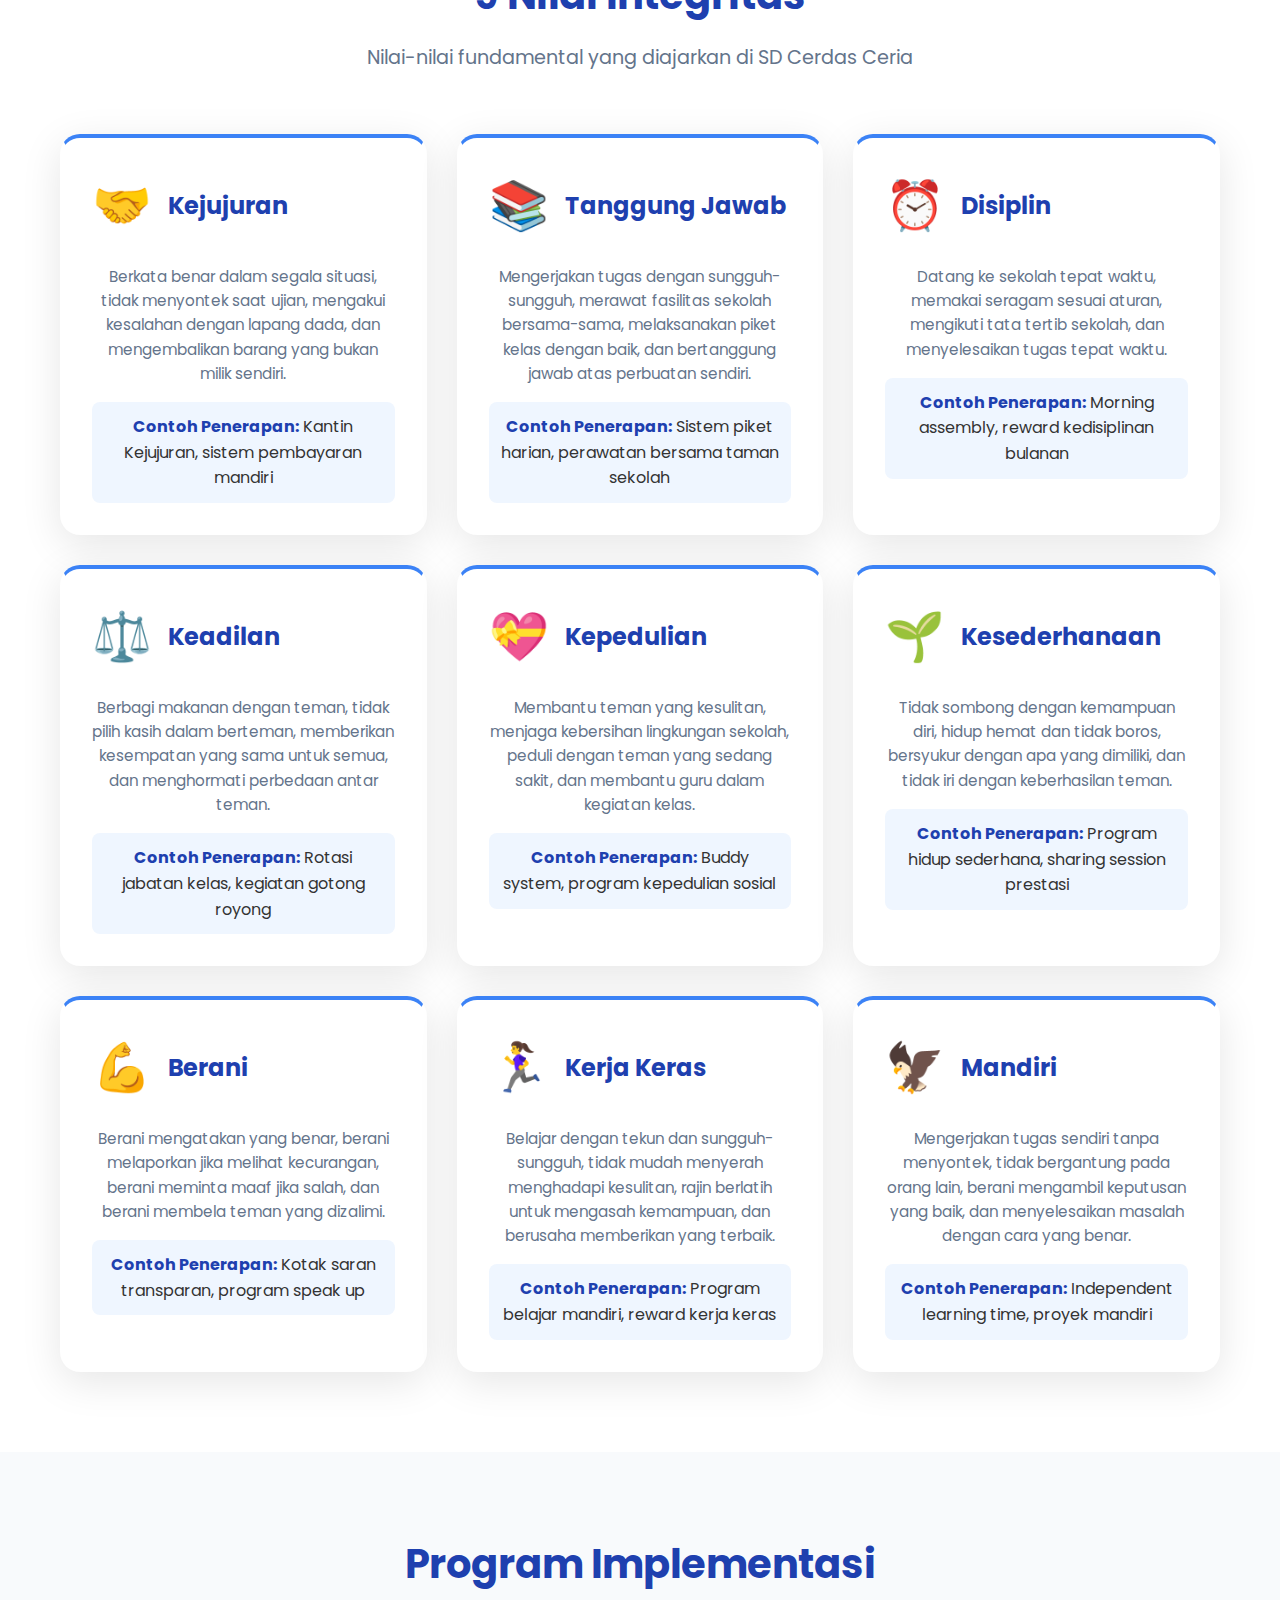
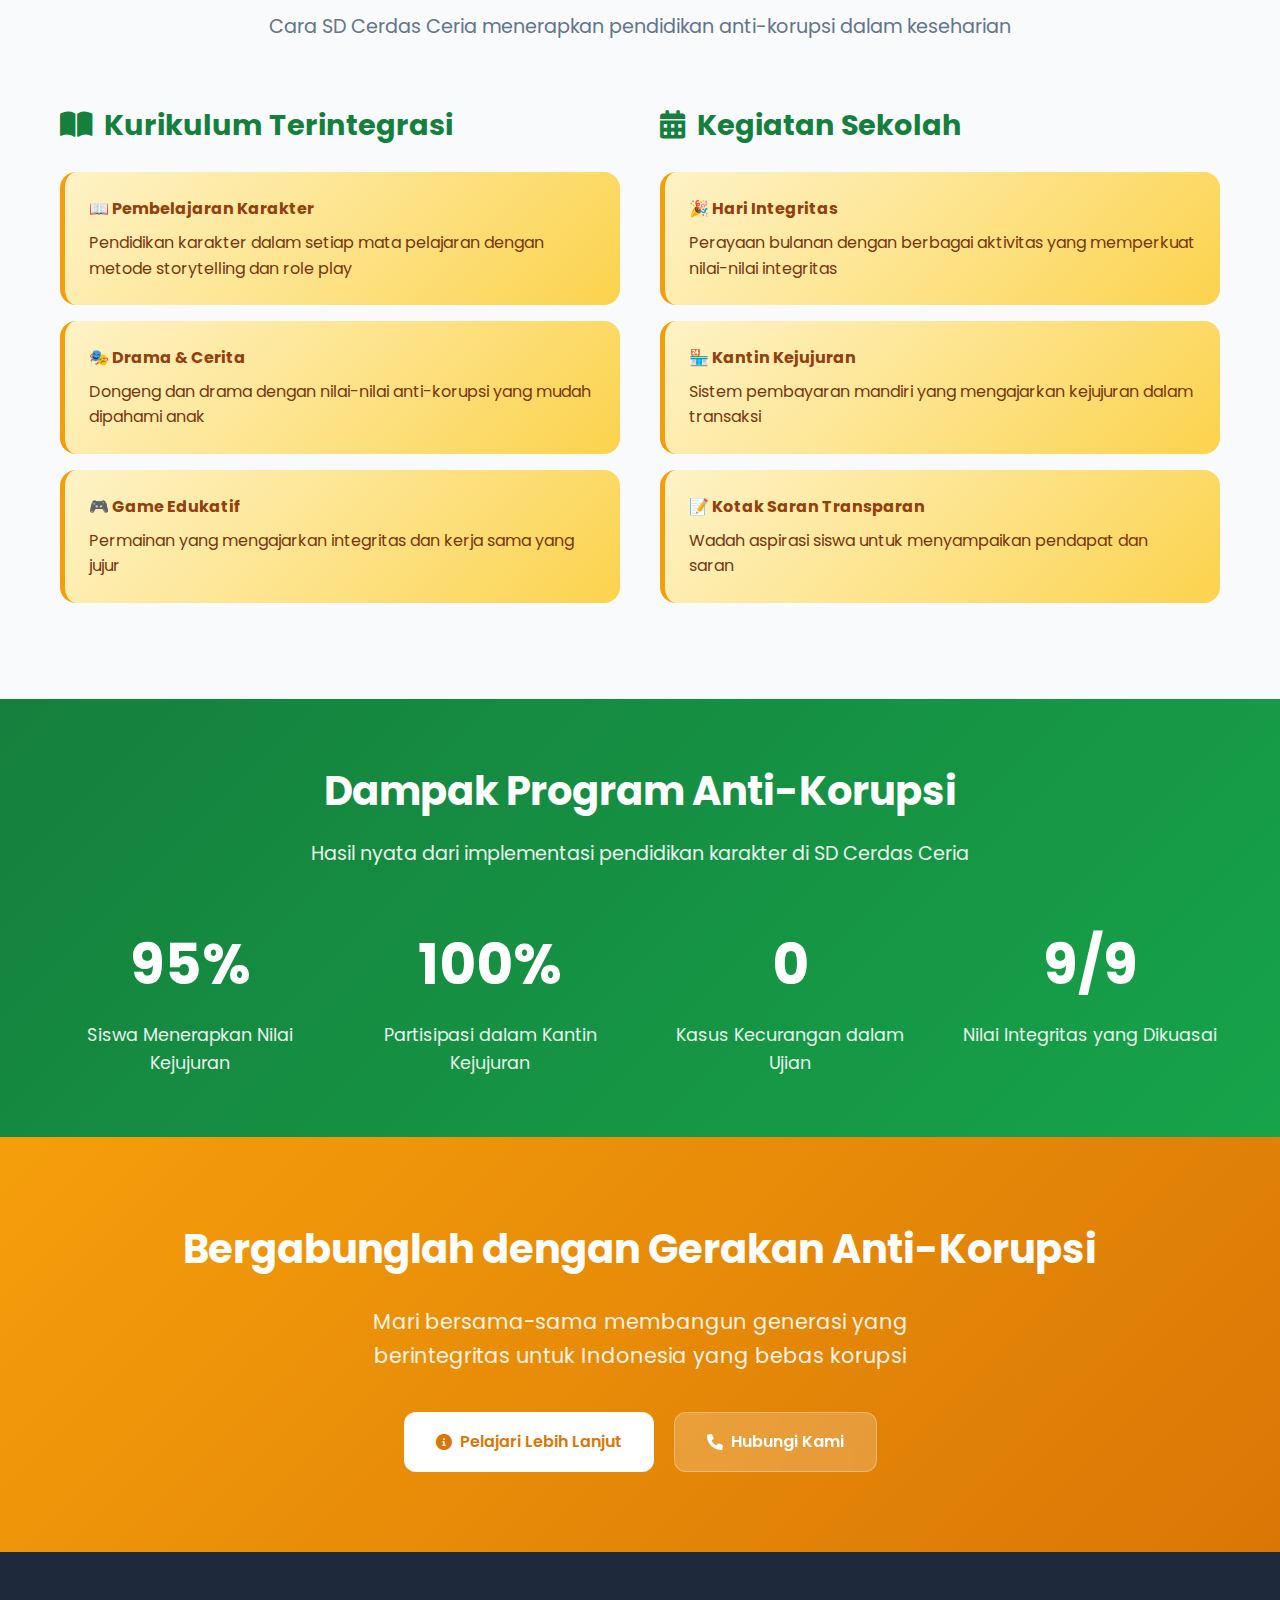
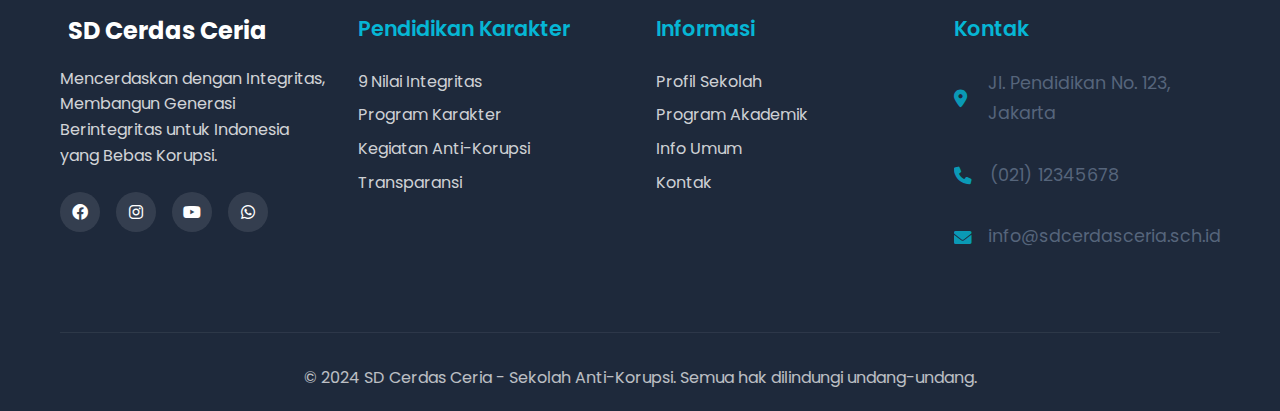
<file: pendidikan-karakter.html>
<!DOCTYPE html>
<html lang="id">
<head>
    <meta charset="UTF-8">
    <meta name="viewport" content="width=device-width, initial-scale=1.0">
    <title>Pendidikan Karakter Anti-Korupsi - SD Cerdas Ceria</title>
    <link rel="stylesheet" href="css/styles.css">
    <link rel="stylesheet" href="https://cdnjs.cloudflare.com/ajax/libs/font-awesome/6.0.0/css/all.min.css">
    <link href="https://fonts.googleapis.com/css2?family=Poppins:wght@300;400;500;600;700;800&display=swap" rel="stylesheet">
    <style>
        .integrity-hero {
            background: linear-gradient(135deg, #1E40AF 0%, #3B82F6 50%, #15803D 100%);
            color: white;
            padding: 100px 0;
            position: relative;
            overflow: hidden;
        }
        .integrity-hero::before {
            content: '';
            position: absolute;
            top: 0;
            left: 0;
            right: 0;
            bottom: 0;
            background: url('data:image/svg+xml,<svg xmlns="http://www.w3.org/2000/svg" viewBox="0 0 100 100"><defs><pattern id="shield" patternUnits="userSpaceOnUse" width="20" height="20"><path d="M10 2l8 6v10l-8 6-8-6V8z" fill="rgba(255,255,255,0.1)"/></pattern></defs><rect width="100" height="100" fill="url(%23shield)"/></svg>') repeat;
            opacity: 0.1;
        }
        .value-card {
            background: white;
            border-radius: 20px;
            padding: 30px;
            box-shadow: 0 10px 40px rgba(0,0,0,0.1);
            transition: transform 0.3s ease, box-shadow 0.3s ease;
            border-top: 4px solid #3B82F6;
        }
        .value-card:hover {
            transform: translateY(-5px);
            box-shadow: 0 20px 60px rgba(0,0,0,0.15);
        }
        .program-item {
            background: linear-gradient(135deg, #FEF3C7 0%, #FCD34D 100%);
            border-radius: 16px;
            padding: 24px;
            margin: 16px 0;
            border-left: 5px solid #F59E0B;
        }
        .stats-integrity {
            background: linear-gradient(135deg, #15803D 0%, #16A34A 100%);
            color: white;
            padding: 60px 0;
        }
    </style>
</head>
<body>
    <!-- Header & Navigation -->
    <header class="header">
        <nav class="navbar">
            <div class="nav-container">
                <div class="nav-logo">
                    <i class="fas fa-shield-heart"></i>
                    <span>SD Cerdas Ceria</span>
                </div>
                
                <ul class="nav-menu">
                    <li class="nav-item"><a href="index.html" class="nav-link">Beranda</a></li>
                    <li class="nav-item"><a href="profil.html" class="nav-link">Profil</a></li>
                    <li class="nav-item"><a href="berita.html" class="nav-link">Berita</a></li>
                    <li class="nav-item"><a href="akademik.html" class="nav-link">Akademik</a></li>
                    <li class="nav-item dropdown">
                        <a href="info.html" class="nav-link dropdown-toggle">Info</a>
                        <ul class="dropdown-menu">
                            <li><a href="info.html">Informasi Umum</a></li>
                            <li><a href="transparansi.html">Transparansi</a></li>
                            <li><a href="pendidikan-karakter.html">Pendidikan Karakter</a></li>
                        </ul>
                    </li>
                    <li class="nav-item"><a href="inovasi.html" class="nav-link">Inovasi</a></li>
                    <li class="nav-item"><a href="kontak.html" class="nav-link">Kontak</a></li>
                </ul>
                
                <div class="hamburger">
                    <span class="bar"></span>
                    <span class="bar"></span>
                    <span class="bar"></span>
                </div>
            </div>
        </nav>
    </header>

    <!-- Hero Section -->
    <section class="integrity-hero">
        <div class="container" style="position: relative; z-index: 2;">
            <div style="text-align: center; max-width: 800px; margin: 0 auto;">
                <div style="font-size: 4rem; margin-bottom: 24px;">🛡️</div>
                <h1 style="font-size: 3rem; margin-bottom: 24px; font-weight: 800;">
                    Pendidikan Karakter Anti-Korupsi
                </h1>
                <p style="font-size: 1.3rem; margin-bottom: 32px; opacity: 0.9;">
                    Membangun Generasi Berintegritas melalui Penanaman 9 Nilai Anti-Korupsi
                </p>
                <div style="background: rgba(255,255,255,0.2); backdrop-filter: blur(10px); padding: 20px; border-radius: 16px; display: inline-block;">
                    <h3 style="margin: 0; font-size: 1.2rem;">
                        "Mencerdaskan dengan Integritas, Membangun Masa Depan Berintegritas"
                    </h3>
                </div>
            </div>
        </div>
    </section>

    <!-- Visi Misi Anti-Korupsi -->
    <section style="padding: 80px 0; background: #F8FAFC;">
        <div class="container">
            <div style="text-align: center; margin-bottom: 60px;">
                <h2 style="font-size: 2.5rem; color: #1E40AF; margin-bottom: 16px;">Visi & Misi Pendidikan Anti-Korupsi</h2>
                <p style="font-size: 1.2rem; color: #64748B;">Komitmen SD Cerdas Ceria dalam membentuk karakter berintegritas</p>
            </div>
            
            <div style="display: grid; grid-template-columns: 1fr 1fr; gap: 40px; max-width: 1000px; margin: 0 auto;">
                <div style="background: linear-gradient(135deg, #3B82F6 0%, #1E40AF 100%); color: white; padding: 40px; border-radius: 20px; text-align: center;">
                    <i class="fas fa-eye" style="font-size: 3rem; margin-bottom: 24px; opacity: 0.9;"></i>
                    <h3 style="font-size: 1.8rem; margin-bottom: 20px;">VISI</h3>
                    <p style="font-size: 1.1rem; line-height: 1.6; opacity: 0.9;">
                        Menjadi sekolah pelopor pendidikan anti-korupsi yang menghasilkan generasi berintegritas tinggi untuk membangun Indonesia yang bersih dan jujur.
                    </p>
                </div>
                
                <div style="background: linear-gradient(135deg, #16A34A 0%, #15803D 100%); color: white; padding: 40px; border-radius: 20px; text-align: center;">
                    <i class="fas fa-bullseye" style="font-size: 3rem; margin-bottom: 24px; opacity: 0.9;"></i>
                    <h3 style="font-size: 1.8rem; margin-bottom: 20px;">MISI</h3>
                    <ul style="text-align: left; font-size: 1rem; line-height: 1.8; opacity: 0.9; padding-left: 20px;">
                        <li>Menanamkan 9 nilai anti-korupsi dalam kehidupan sehari-hari</li>
                        <li>Mengintegrasikan pendidikan karakter dalam semua mata pelajaran</li>
                        <li>Menciptakan budaya jujur dan transparan di lingkungan sekolah</li>
                        <li>Membangun kemitraan dengan KPK dan lembaga anti-korupsi</li>
                    </ul>
                </div>
            </div>
        </div>
    </section>

    <!-- 9 Nilai Integritas Detail -->
    <section style="padding: 80px 0;">
        <div class="container">
            <div style="text-align: center; margin-bottom: 60px;">
                <h2 style="font-size: 2.5rem; color: #1E40AF; margin-bottom: 16px;">9 Nilai Integritas</h2>
                <p style="font-size: 1.2rem; color: #64748B;">Nilai-nilai fundamental yang diajarkan di SD Cerdas Ceria</p>
            </div>
            
            <div style="display: grid; grid-template-columns: repeat(auto-fit, minmax(350px, 1fr)); gap: 30px;">
                <div class="value-card">
                    <div style="display: flex; align-items: center; margin-bottom: 20px;">
                        <div style="font-size: 3rem; margin-right: 16px;">🤝</div>
                        <h3 style="font-size: 1.5rem; color: #1E40AF; margin: 0;">Kejujuran</h3>
                    </div>
                    <p style="color: #64748B; line-height: 1.6; margin-bottom: 16px;">
                        Berkata benar dalam segala situasi, tidak menyontek saat ujian, mengakui kesalahan dengan lapang dada, dan mengembalikan barang yang bukan milik sendiri.
                    </p>
                    <div style="background: #EFF6FF; padding: 12px; border-radius: 8px;">
                        <strong style="color: #1E40AF;">Contoh Penerapan:</strong> Kantin Kejujuran, sistem pembayaran mandiri
                    </div>
                </div>

                <div class="value-card">
                    <div style="display: flex; align-items: center; margin-bottom: 20px;">
                        <div style="font-size: 3rem; margin-right: 16px;">📚</div>
                        <h3 style="font-size: 1.5rem; color: #1E40AF; margin: 0;">Tanggung Jawab</h3>
                    </div>
                    <p style="color: #64748B; line-height: 1.6; margin-bottom: 16px;">
                        Mengerjakan tugas dengan sungguh-sungguh, merawat fasilitas sekolah bersama-sama, melaksanakan piket kelas dengan baik, dan bertanggung jawab atas perbuatan sendiri.
                    </p>
                    <div style="background: #EFF6FF; padding: 12px; border-radius: 8px;">
                        <strong style="color: #1E40AF;">Contoh Penerapan:</strong> Sistem piket harian, perawatan bersama taman sekolah
                    </div>
                </div>

                <div class="value-card">
                    <div style="display: flex; align-items: center; margin-bottom: 20px;">
                        <div style="font-size: 3rem; margin-right: 16px;">⏰</div>
                        <h3 style="font-size: 1.5rem; color: #1E40AF; margin: 0;">Disiplin</h3>
                    </div>
                    <p style="color: #64748B; line-height: 1.6; margin-bottom: 16px;">
                        Datang ke sekolah tepat waktu, memakai seragam sesuai aturan, mengikuti tata tertib sekolah, dan menyelesaikan tugas tepat waktu.
                    </p>
                    <div style="background: #EFF6FF; padding: 12px; border-radius: 8px;">
                        <strong style="color: #1E40AF;">Contoh Penerapan:</strong> Morning assembly, reward kedisiplinan bulanan
                    </div>
                </div>

                <div class="value-card">
                    <div style="display: flex; align-items: center; margin-bottom: 20px;">
                        <div style="font-size: 3rem; margin-right: 16px;">⚖️</div>
                        <h3 style="font-size: 1.5rem; color: #1E40AF; margin: 0;">Keadilan</h3>
                    </div>
                    <p style="color: #64748B; line-height: 1.6; margin-bottom: 16px;">
                        Berbagi makanan dengan teman, tidak pilih kasih dalam berteman, memberikan kesempatan yang sama untuk semua, dan menghormati perbedaan antar teman.
                    </p>
                    <div style="background: #EFF6FF; padding: 12px; border-radius: 8px;">
                        <strong style="color: #1E40AF;">Contoh Penerapan:</strong> Rotasi jabatan kelas, kegiatan gotong royong
                    </div>
                </div>

                <div class="value-card">
                    <div style="display: flex; align-items: center; margin-bottom: 20px;">
                        <div style="font-size: 3rem; margin-right: 16px;">💝</div>
                        <h3 style="font-size: 1.5rem; color: #1E40AF; margin: 0;">Kepedulian</h3>
                    </div>
                    <p style="color: #64748B; line-height: 1.6; margin-bottom: 16px;">
                        Membantu teman yang kesulitan, menjaga kebersihan lingkungan sekolah, peduli dengan teman yang sedang sakit, dan membantu guru dalam kegiatan kelas.
                    </p>
                    <div style="background: #EFF6FF; padding: 12px; border-radius: 8px;">
                        <strong style="color: #1E40AF;">Contoh Penerapan:</strong> Buddy system, program kepedulian sosial
                    </div>
                </div>

                <div class="value-card">
                    <div style="display: flex; align-items: center; margin-bottom: 20px;">
                        <div style="font-size: 3rem; margin-right: 16px;">🌱</div>
                        <h3 style="font-size: 1.5rem; color: #1E40AF; margin: 0;">Kesederhanaan</h3>
                    </div>
                    <p style="color: #64748B; line-height: 1.6; margin-bottom: 16px;">
                        Tidak sombong dengan kemampuan diri, hidup hemat dan tidak boros, bersyukur dengan apa yang dimiliki, dan tidak iri dengan keberhasilan teman.
                    </p>
                    <div style="background: #EFF6FF; padding: 12px; border-radius: 8px;">
                        <strong style="color: #1E40AF;">Contoh Penerapan:</strong> Program hidup sederhana, sharing session prestasi
                    </div>
                </div>

                <div class="value-card">
                    <div style="display: flex; align-items: center; margin-bottom: 20px;">
                        <div style="font-size: 3rem; margin-right: 16px;">💪</div>
                        <h3 style="font-size: 1.5rem; color: #1E40AF; margin: 0;">Berani</h3>
                    </div>
                    <p style="color: #64748B; line-height: 1.6; margin-bottom: 16px;">
                        Berani mengatakan yang benar, berani melaporkan jika melihat kecurangan, berani meminta maaf jika salah, dan berani membela teman yang dizalimi.
                    </p>
                    <div style="background: #EFF6FF; padding: 12px; border-radius: 8px;">
                        <strong style="color: #1E40AF;">Contoh Penerapan:</strong> Kotak saran transparan, program speak up
                    </div>
                </div>

                <div class="value-card">
                    <div style="display: flex; align-items: center; margin-bottom: 20px;">
                        <div style="font-size: 3rem; margin-right: 16px;">🏃‍♀️</div>
                        <h3 style="font-size: 1.5rem; color: #1E40AF; margin: 0;">Kerja Keras</h3>
                    </div>
                    <p style="color: #64748B; line-height: 1.6; margin-bottom: 16px;">
                        Belajar dengan tekun dan sungguh-sungguh, tidak mudah menyerah menghadapi kesulitan, rajin berlatih untuk mengasah kemampuan, dan berusaha memberikan yang terbaik.
                    </p>
                    <div style="background: #EFF6FF; padding: 12px; border-radius: 8px;">
                        <strong style="color: #1E40AF;">Contoh Penerapan:</strong> Program belajar mandiri, reward kerja keras
                    </div>
                </div>

                <div class="value-card">
                    <div style="display: flex; align-items: center; margin-bottom: 20px;">
                        <div style="font-size: 3rem; margin-right: 16px;">🦅</div>
                        <h3 style="font-size: 1.5rem; color: #1E40AF; margin: 0;">Mandiri</h3>
                    </div>
                    <p style="color: #64748B; line-height: 1.6; margin-bottom: 16px;">
                        Mengerjakan tugas sendiri tanpa menyontek, tidak bergantung pada orang lain, berani mengambil keputusan yang baik, dan menyelesaikan masalah dengan cara yang benar.
                    </p>
                    <div style="background: #EFF6FF; padding: 12px; border-radius: 8px;">
                        <strong style="color: #1E40AF;">Contoh Penerapan:</strong> Independent learning time, proyek mandiri
                    </div>
                </div>
            </div>
        </div>
    </section>

    <!-- Program Implementasi -->
    <section style="padding: 80px 0; background: #F8FAFC;">
        <div class="container">
            <div style="text-align: center; margin-bottom: 60px;">
                <h2 style="font-size: 2.5rem; color: #1E40AF; margin-bottom: 16px;">Program Implementasi</h2>
                <p style="font-size: 1.2rem; color: #64748B;">Cara SD Cerdas Ceria menerapkan pendidikan anti-korupsi dalam keseharian</p>
            </div>
            
            <div style="display: grid; grid-template-columns: repeat(auto-fit, minmax(400px, 1fr)); gap: 40px;">
                <div>
                    <h3 style="font-size: 1.8rem; color: #15803D; margin-bottom: 24px; display: flex; align-items: center;">
                        <i class="fas fa-book-open" style="margin-right: 12px;"></i>
                        Kurikulum Terintegrasi
                    </h3>
                    <div class="program-item">
                        <h4 style="margin: 0 0 8px 0; color: #92400E;">📖 Pembelajaran Karakter</h4>
                        <p style="margin: 0; color: #78350F;">Pendidikan karakter dalam setiap mata pelajaran dengan metode storytelling dan role play</p>
                    </div>
                    <div class="program-item">
                        <h4 style="margin: 0 0 8px 0; color: #92400E;">🎭 Drama & Cerita</h4>
                        <p style="margin: 0; color: #78350F;">Dongeng dan drama dengan nilai-nilai anti-korupsi yang mudah dipahami anak</p>
                    </div>
                    <div class="program-item">
                        <h4 style="margin: 0 0 8px 0; color: #92400E;">🎮 Game Edukatif</h4>
                        <p style="margin: 0; color: #78350F;">Permainan yang mengajarkan integritas dan kerja sama yang jujur</p>
                    </div>
                </div>
                
                <div>
                    <h3 style="font-size: 1.8rem; color: #15803D; margin-bottom: 24px; display: flex; align-items: center;">
                        <i class="fas fa-calendar-alt" style="margin-right: 12px;"></i>
                        Kegiatan Sekolah
                    </h3>
                    <div class="program-item">
                        <h4 style="margin: 0 0 8px 0; color: #92400E;">🎉 Hari Integritas</h4>
                        <p style="margin: 0; color: #78350F;">Perayaan bulanan dengan berbagai aktivitas yang memperkuat nilai-nilai integritas</p>
                    </div>
                    <div class="program-item">
                        <h4 style="margin: 0 0 8px 0; color: #92400E;">🏪 Kantin Kejujuran</h4>
                        <p style="margin: 0; color: #78350F;">Sistem pembayaran mandiri yang mengajarkan kejujuran dalam transaksi</p>
                    </div>
                    <div class="program-item">
                        <h4 style="margin: 0 0 8px 0; color: #92400E;">📝 Kotak Saran Transparan</h4>
                        <p style="margin: 0; color: #78350F;">Wadah aspirasi siswa untuk menyampaikan pendapat dan saran</p>
                    </div>
                </div>
            </div>
        </div>
    </section>

    <!-- Statistics -->
    <section class="stats-integrity">
        <div class="container">
            <div style="text-align: center; margin-bottom: 50px;">
                <h2 style="font-size: 2.5rem; margin-bottom: 16px;">Dampak Program Anti-Korupsi</h2>
                <p style="font-size: 1.2rem; opacity: 0.9;">Hasil nyata dari implementasi pendidikan karakter di SD Cerdas Ceria</p>
            </div>
            
            <div style="display: grid; grid-template-columns: repeat(auto-fit, minmax(200px, 1fr)); gap: 40px; text-align: center;">
                <div>
                    <div style="font-size: 3.5rem; font-weight: bold; margin-bottom: 12px;">95%</div>
                    <p style="font-size: 1.1rem; opacity: 0.9;">Siswa Menerapkan Nilai Kejujuran</p>
                </div>
                <div>
                    <div style="font-size: 3.5rem; font-weight: bold; margin-bottom: 12px;">100%</div>
                    <p style="font-size: 1.1rem; opacity: 0.9;">Partisipasi dalam Kantin Kejujuran</p>
                </div>
                <div>
                    <div style="font-size: 3.5rem; font-weight: bold; margin-bottom: 12px;">0</div>
                    <p style="font-size: 1.1rem; opacity: 0.9;">Kasus Kecurangan dalam Ujian</p>
                </div>
                <div>
                    <div style="font-size: 3.5rem; font-weight: bold; margin-bottom: 12px;">9/9</div>
                    <p style="font-size: 1.1rem; opacity: 0.9;">Nilai Integritas yang Dikuasai</p>
                </div>
            </div>
        </div>
    </section>

    <!-- CTA Section -->
    <section style="padding: 80px 0; background: linear-gradient(135deg, #F59E0B 0%, #D97706 100%); color: white;">
        <div class="container" style="text-align: center;">
            <h2 style="font-size: 2.5rem; margin-bottom: 24px;">Bergabunglah dengan Gerakan Anti-Korupsi</h2>
            <p style="font-size: 1.3rem; margin-bottom: 40px; opacity: 0.9; max-width: 600px; margin-left: auto; margin-right: auto;">
                Mari bersama-sama membangun generasi yang berintegritas untuk Indonesia yang bebas korupsi
            </p>
            <div style="display: flex; gap: 20px; justify-content: center; flex-wrap: wrap;">
                <a href="profil.html" style="background: white; color: #D97706; padding: 16px 32px; border-radius: 12px; text-decoration: none; font-weight: 600; display: inline-flex; align-items: center;">
                    <i class="fas fa-info-circle" style="margin-right: 8px;"></i>
                    Pelajari Lebih Lanjut
                </a>
                <a href="kontak.html" style="background: rgba(255,255,255,0.2); backdrop-filter: blur(10px); color: white; padding: 16px 32px; border-radius: 12px; text-decoration: none; font-weight: 600; display: inline-flex; align-items: center; border: 1px solid rgba(255,255,255,0.3);">
                    <i class="fas fa-phone" style="margin-right: 8px;"></i>
                    Hubungi Kami
                </a>
            </div>
        </div>
    </section>

    <!-- Footer -->
    <footer class="footer">
        <div class="container">
            <div class="footer-content">
                <div class="footer-section">
                    <div class="footer-logo">
                        <i class="fas fa-shield-heart"></i>
                        <span>SD Cerdas Ceria</span>
                    </div>
                    <p>Mencerdaskan dengan Integritas, Membangun Generasi Berintegritas untuk Indonesia yang Bebas Korupsi.</p>
                    <div class="social-links">
                        <a href="#"><i class="fab fa-facebook"></i></a>
                        <a href="#"><i class="fab fa-instagram"></i></a>
                        <a href="#"><i class="fab fa-youtube"></i></a>
                        <a href="#"><i class="fab fa-whatsapp"></i></a>
                    </div>
                </div>
                
                <div class="footer-section">
                    <h3>Pendidikan Karakter</h3>
                    <ul>
                        <li><a href="pendidikan-karakter.html">9 Nilai Integritas</a></li>
                        <li><a href="akademik.html">Program Karakter</a></li>
                        <li><a href="berita.html">Kegiatan Anti-Korupsi</a></li>
                        <li><a href="transparansi.html">Transparansi</a></li>
                    </ul>
                </div>
                
                <div class="footer-section">
                    <h3>Informasi</h3>
                    <ul>
                        <li><a href="profil.html">Profil Sekolah</a></li>
                        <li><a href="akademik.html">Program Akademik</a></li>
                        <li><a href="info.html">Info Umum</a></li>
                        <li><a href="kontak.html">Kontak</a></li>
                    </ul>
                </div>
                
                <div class="footer-section">
                    <h3>Kontak</h3>
                    <div class="contact-info">
                        <p><i class="fas fa-map-marker-alt"></i> Jl. Pendidikan No. 123, Jakarta</p>
                        <p><i class="fas fa-phone"></i> (021) 12345678</p>
                        <p><i class="fas fa-envelope"></i> info@sdcerdasceria.sch.id</p>
                    </div>
                </div>
            </div>
            
            <div class="footer-bottom">
                <p>&copy; 2024 SD Cerdas Ceria - Sekolah Anti-Korupsi. Semua hak dilindungi undang-undang.</p>
            </div>
        </div>
    </footer>

    <script src="js/script.js"></script>
</body>
</html>
</file>
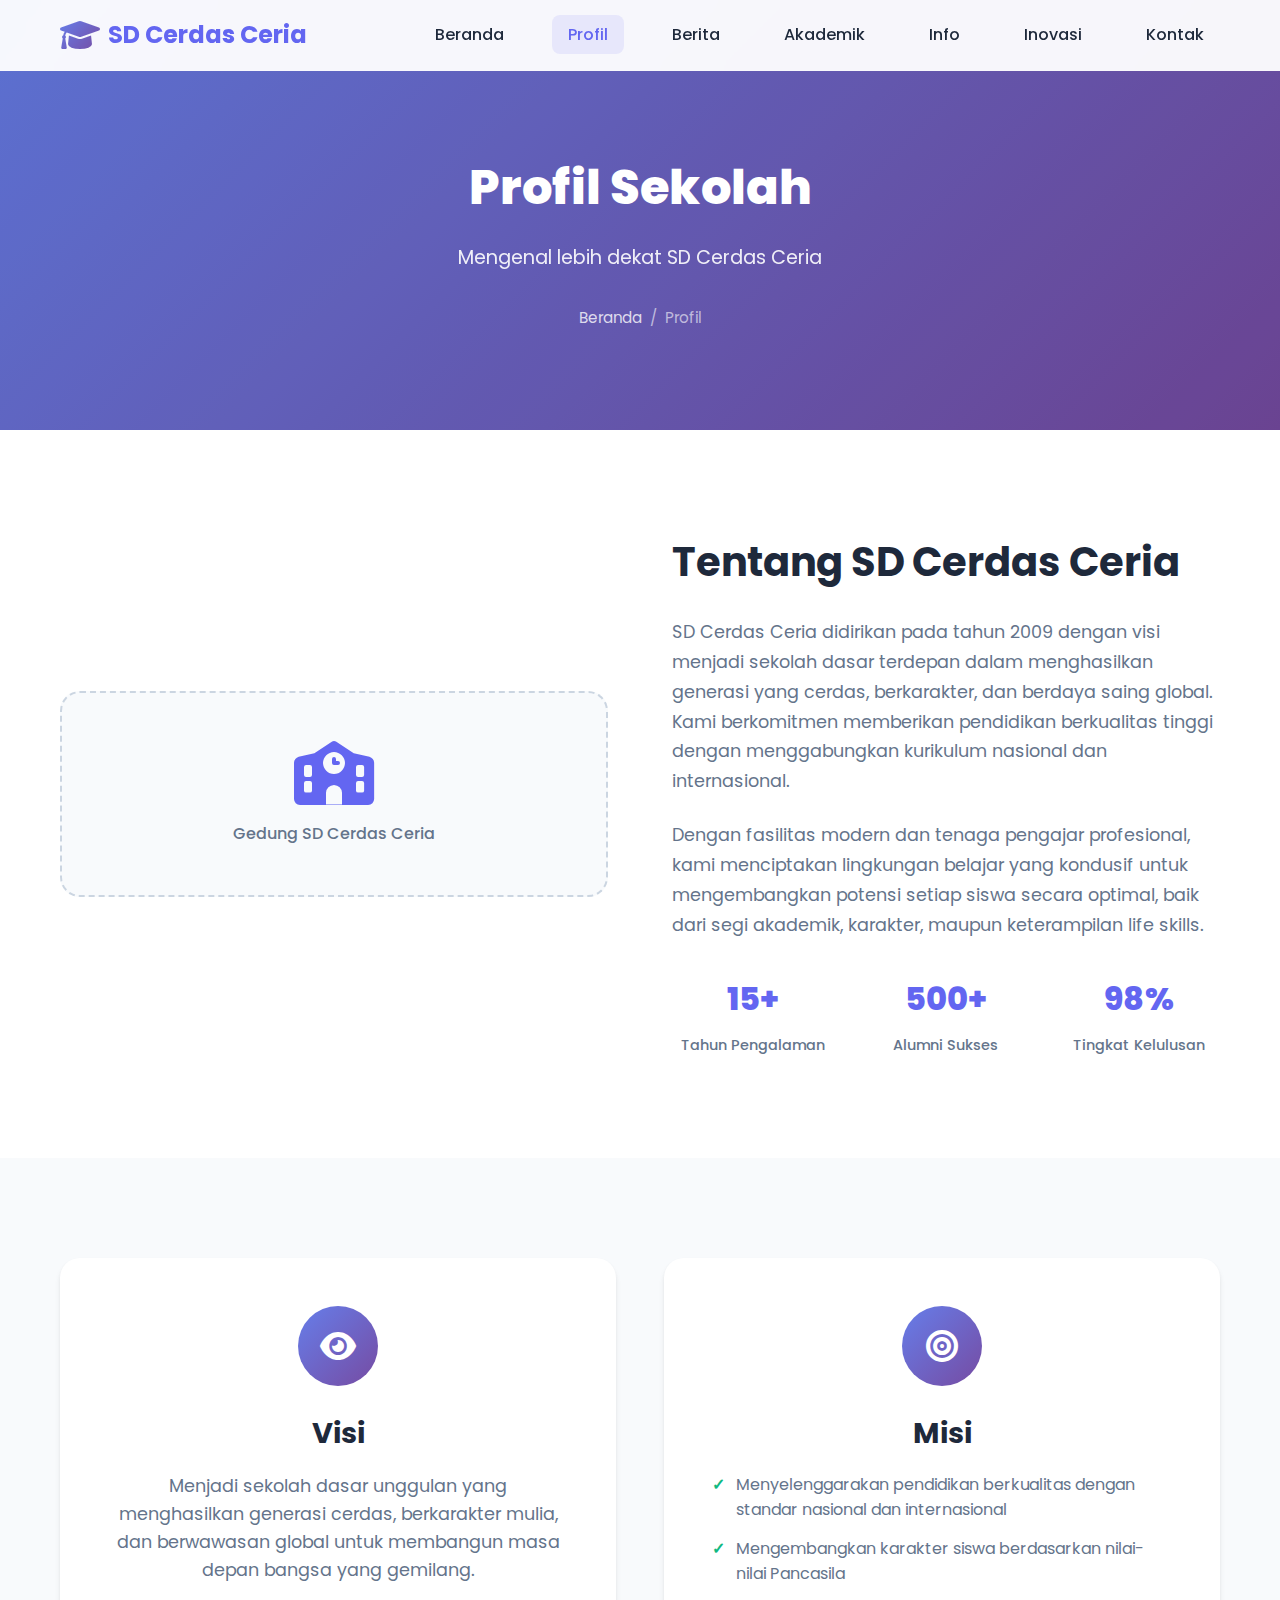
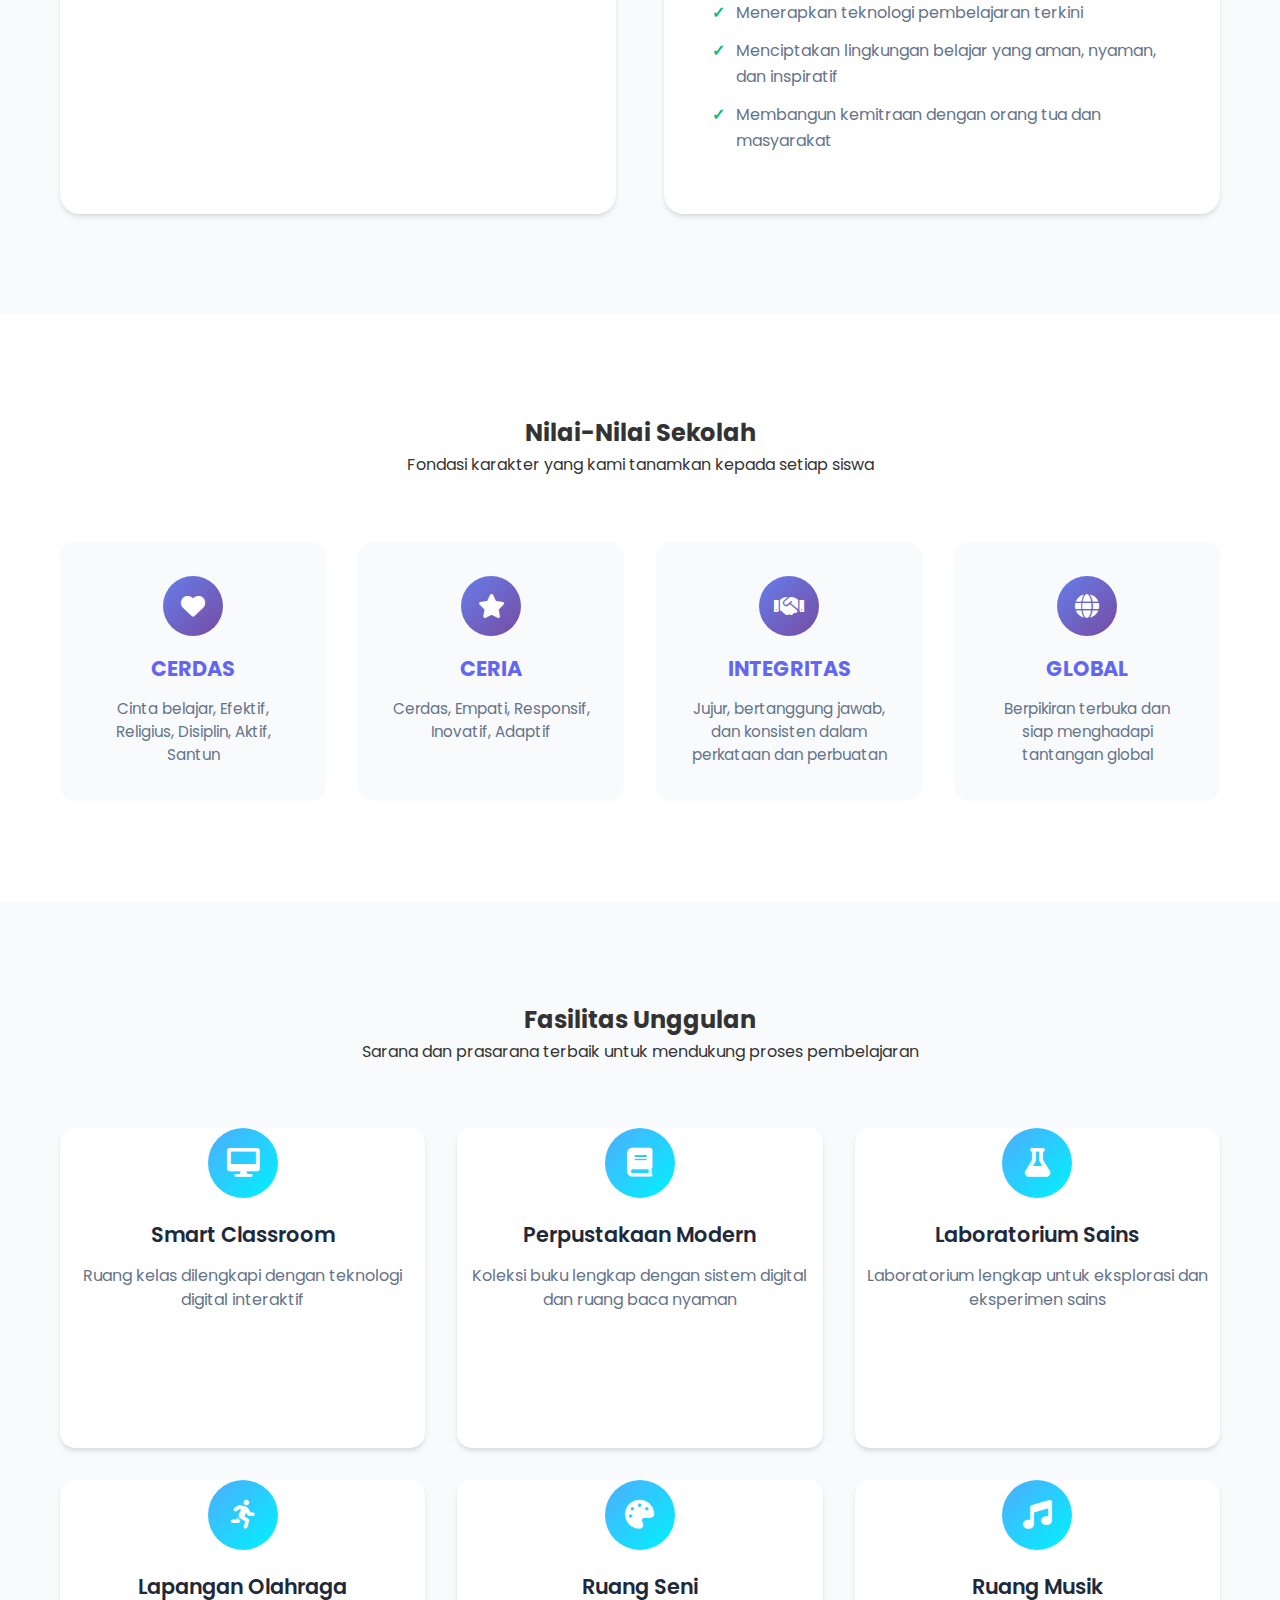
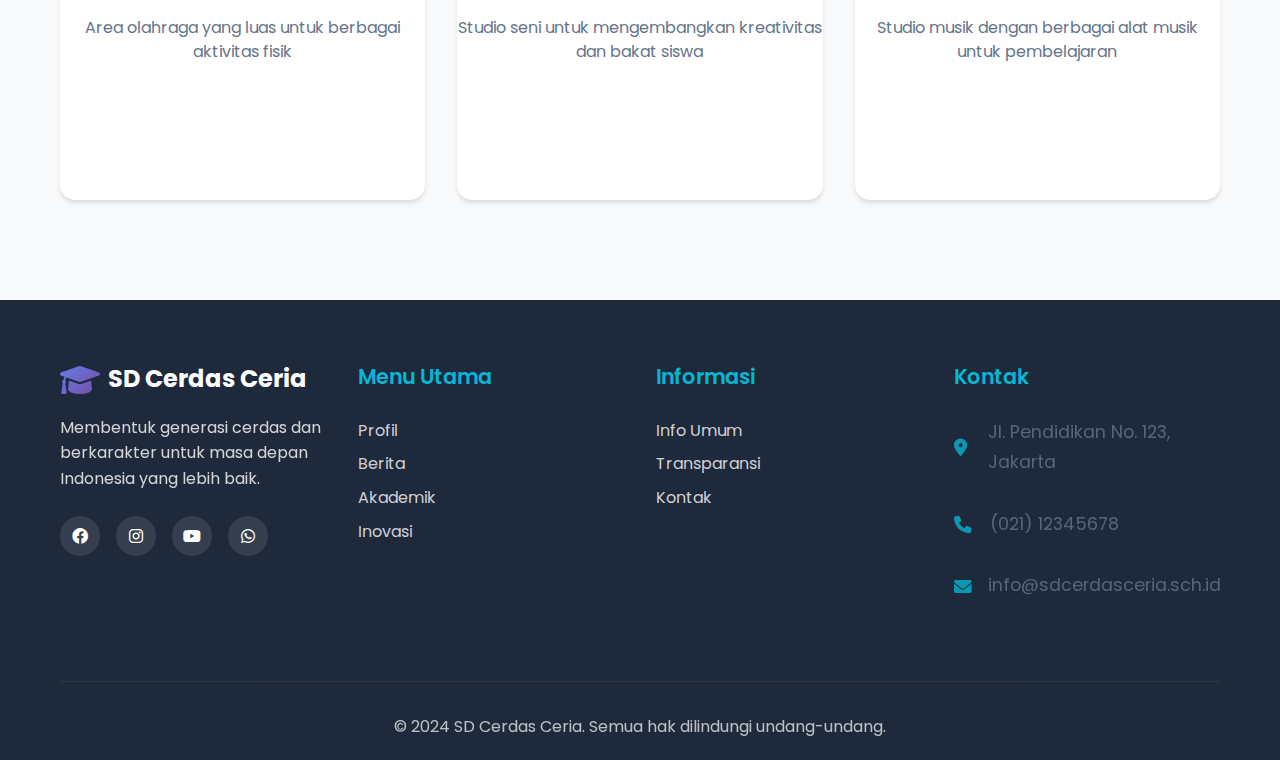
<file: profil.html>
<!DOCTYPE html>
<html lang="id">
<head>
    <meta charset="UTF-8">
    <meta name="viewport" content="width=device-width, initial-scale=1.0">
    <title>Profil - SD Cerdas Ceria</title>
    <link rel="stylesheet" href="css/styles.css">
    <link rel="stylesheet" href="https://cdnjs.cloudflare.com/ajax/libs/font-awesome/6.0.0/css/all.min.css">
    <link href="https://fonts.googleapis.com/css2?family=Poppins:wght@300;400;500;600;700;800&display=swap" rel="stylesheet">
</head>
<body>
    <!-- Header & Navigation -->
    <header class="header">
        <nav class="navbar">
            <div class="nav-container">
                <div class="nav-logo">
                    <i class="fas fa-graduation-cap"></i>
                    <span>SD Cerdas Ceria</span>
                </div>
                
                <ul class="nav-menu">
                    <li class="nav-item">
                        <a href="index.html" class="nav-link">Beranda</a>
                    </li>
                    <li class="nav-item">
                        <a href="profil.html" class="nav-link active">Profil</a>
                    </li>
                    <li class="nav-item">
                        <a href="berita.html" class="nav-link">Berita</a>
                    </li>
                    <li class="nav-item">
                        <a href="akademik.html" class="nav-link">Akademik</a>
                    </li>
                    <li class="nav-item dropdown">
                        <a href="info.html" class="nav-link dropdown-toggle">Info</a>
                        <ul class="dropdown-menu">
                            <li><a href="info.html">Informasi Umum</a></li>
                            <li><a href="transparansi.html">Transparansi</a></li>
                        </ul>
                    </li>
                    <li class="nav-item">
                        <a href="inovasi.html" class="nav-link">Inovasi</a>
                    </li>
                    <li class="nav-item">
                        <a href="kontak.html" class="nav-link">Kontak</a>
                    </li>
                </ul>
                
                <div class="hamburger">
                    <span class="bar"></span>
                    <span class="bar"></span>
                    <span class="bar"></span>
                </div>
            </div>
        </nav>
    </header>

    <!-- Page Header -->
    <section class="page-header">
        <div class="container">
            <div class="page-header-content">
                <h1>Profil Sekolah</h1>
                <p>Mengenal lebih dekat SD Cerdas Ceria</p>
                <nav class="breadcrumb">
                    <a href="index.html">Beranda</a>
                    <span>/</span>
                    <span>Profil</span>
                </nav>
            </div>
        </div>
    </section>

    <!-- About Section -->
    <section class="about">
        <div class="container">
            <div class="about-grid">
                <div class="about-image">
                    <div class="image-placeholder">
                        <i class="fas fa-school"></i>
                        <p>Gedung SD Cerdas Ceria</p>
                    </div>
                </div>
                <div class="about-content">
                    <h2>Tentang SD Cerdas Ceria</h2>
                    <p>SD Cerdas Ceria didirikan pada tahun 2009 dengan visi menjadi sekolah dasar terdepan dalam menghasilkan generasi yang cerdas, berkarakter, dan berdaya saing global. Kami berkomitmen memberikan pendidikan berkualitas tinggi dengan menggabungkan kurikulum nasional dan internasional.</p>
                    
                    <p>Dengan fasilitas modern dan tenaga pengajar profesional, kami menciptakan lingkungan belajar yang kondusif untuk mengembangkan potensi setiap siswa secara optimal, baik dari segi akademik, karakter, maupun keterampilan life skills.</p>
                    
                    <div class="achievement-stats">
                        <div class="stat">
                            <span class="number">15+</span>
                            <span class="label">Tahun Pengalaman</span>
                        </div>
                        <div class="stat">
                            <span class="number">500+</span>
                            <span class="label">Alumni Sukses</span>
                        </div>
                        <div class="stat">
                            <span class="number">98%</span>
                            <span class="label">Tingkat Kelulusan</span>
                        </div>
                    </div>
                </div>
            </div>
        </div>
    </section>

    <!-- Vision Mission Section -->
    <section class="vision-mission">
        <div class="container">
            <div class="vm-grid">
                <div class="vm-card">
                    <div class="vm-icon">
                        <i class="fas fa-eye"></i>
                    </div>
                    <h3>Visi</h3>
                    <p>Menjadi sekolah dasar unggulan yang menghasilkan generasi cerdas, berkarakter mulia, dan berwawasan global untuk membangun masa depan bangsa yang gemilang.</p>
                </div>
                <div class="vm-card">
                    <div class="vm-icon">
                        <i class="fas fa-bullseye"></i>
                    </div>
                    <h3>Misi</h3>
                    <ul>
                        <li>Menyelenggarakan pendidikan berkualitas dengan standar nasional dan internasional</li>
                        <li>Mengembangkan karakter siswa berdasarkan nilai-nilai Pancasila</li>
                        <li>Menerapkan teknologi pembelajaran terkini</li>
                        <li>Menciptakan lingkungan belajar yang aman, nyaman, dan inspiratif</li>
                        <li>Membangun kemitraan dengan orang tua dan masyarakat</li>
                    </ul>
                </div>
            </div>
        </div>
    </section>

    <!-- Values Section -->
    <section class="values">
        <div class="container">
            <div class="section-header">
                <h2>Nilai-Nilai Sekolah</h2>
                <p>Fondasi karakter yang kami tanamkan kepada setiap siswa</p>
            </div>
            
            <div class="values-grid">
                <div class="value-card">
                    <div class="value-icon">
                        <i class="fas fa-heart"></i>
                    </div>
                    <h4>CERDAS</h4>
                    <p>Cinta belajar, Efektif, Religius, Disiplin, Aktif, Santun</p>
                </div>
                
                <div class="value-card">
                    <div class="value-icon">
                        <i class="fas fa-star"></i>
                    </div>
                    <h4>CERIA</h4>
                    <p>Cerdas, Empati, Responsif, Inovatif, Adaptif</p>
                </div>
                
                <div class="value-card">
                    <div class="value-icon">
                        <i class="fas fa-handshake"></i>
                    </div>
                    <h4>INTEGRITAS</h4>
                    <p>Jujur, bertanggung jawab, dan konsisten dalam perkataan dan perbuatan</p>
                </div>
                
                <div class="value-card">
                    <div class="value-icon">
                        <i class="fas fa-globe"></i>
                    </div>
                    <h4>GLOBAL</h4>
                    <p>Berpikiran terbuka dan siap menghadapi tantangan global</p>
                </div>
            </div>
        </div>
    </section>

    <!-- Facilities Section -->
    <section class="facilities">
        <div class="container">
            <div class="section-header">
                <h2>Fasilitas Unggulan</h2>
                <p>Sarana dan prasarana terbaik untuk mendukung proses pembelajaran</p>
            </div>
            
            <div class="facilities-grid">
                <div class="facility-card">
                    <div class="facility-icon">
                        <i class="fas fa-desktop"></i>
                    </div>
                    <h4>Smart Classroom</h4>
                    <p>Ruang kelas dilengkapi dengan teknologi digital interaktif</p>
                </div>
                
                <div class="facility-card">
                    <div class="facility-icon">
                        <i class="fas fa-book"></i>
                    </div>
                    <h4>Perpustakaan Modern</h4>
                    <p>Koleksi buku lengkap dengan sistem digital dan ruang baca nyaman</p>
                </div>
                
                <div class="facility-card">
                    <div class="facility-icon">
                        <i class="fas fa-flask"></i>
                    </div>
                    <h4>Laboratorium Sains</h4>
                    <p>Laboratorium lengkap untuk eksplorasi dan eksperimen sains</p>
                </div>
                
                <div class="facility-card">
                    <div class="facility-icon">
                        <i class="fas fa-running"></i>
                    </div>
                    <h4>Lapangan Olahraga</h4>
                    <p>Area olahraga yang luas untuk berbagai aktivitas fisik</p>
                </div>
                
                <div class="facility-card">
                    <div class="facility-icon">
                        <i class="fas fa-palette"></i>
                    </div>
                    <h4>Ruang Seni</h4>
                    <p>Studio seni untuk mengembangkan kreativitas dan bakat siswa</p>
                </div>
                
                <div class="facility-card">
                    <div class="facility-icon">
                        <i class="fas fa-music"></i>
                    </div>
                    <h4>Ruang Musik</h4>
                    <p>Studio musik dengan berbagai alat musik untuk pembelajaran</p>
                </div>
            </div>
        </div>
    </section>

    <!-- Footer -->
    <footer class="footer">
        <div class="container">
            <div class="footer-content">
                <div class="footer-section">
                    <div class="footer-logo">
                        <i class="fas fa-graduation-cap"></i>
                        <span>SD Cerdas Ceria</span>
                    </div>
                    <p>Membentuk generasi cerdas dan berkarakter untuk masa depan Indonesia yang lebih baik.</p>
                    <div class="social-links">
                        <a href="#"><i class="fab fa-facebook"></i></a>
                        <a href="#"><i class="fab fa-instagram"></i></a>
                        <a href="#"><i class="fab fa-youtube"></i></a>
                        <a href="#"><i class="fab fa-whatsapp"></i></a>
                    </div>
                </div>
                
                <div class="footer-section">
                    <h3>Menu Utama</h3>
                    <ul>
                        <li><a href="profil.html">Profil</a></li>
                        <li><a href="berita.html">Berita</a></li>
                        <li><a href="akademik.html">Akademik</a></li>
                        <li><a href="inovasi.html">Inovasi</a></li>
                    </ul>
                </div>
                
                <div class="footer-section">
                    <h3>Informasi</h3>
                    <ul>
                        <li><a href="info.html">Info Umum</a></li>
                        <li><a href="transparansi.html">Transparansi</a></li>
                        <li><a href="kontak.html">Kontak</a></li>
                    </ul>
                </div>
                
                <div class="footer-section">
                    <h3>Kontak</h3>
                    <div class="contact-info">
                        <p><i class="fas fa-map-marker-alt"></i> Jl. Pendidikan No. 123, Jakarta</p>
                        <p><i class="fas fa-phone"></i> (021) 12345678</p>
                        <p><i class="fas fa-envelope"></i> info@sdcerdasceria.sch.id</p>
                    </div>
                </div>
            </div>
            
            <div class="footer-bottom">
                <p>&copy; 2024 SD Cerdas Ceria. Semua hak dilindungi undang-undang.</p>
            </div>
        </div>
    </footer>

    <script src="js/script.js"></script>
</body>
</html>
</file>
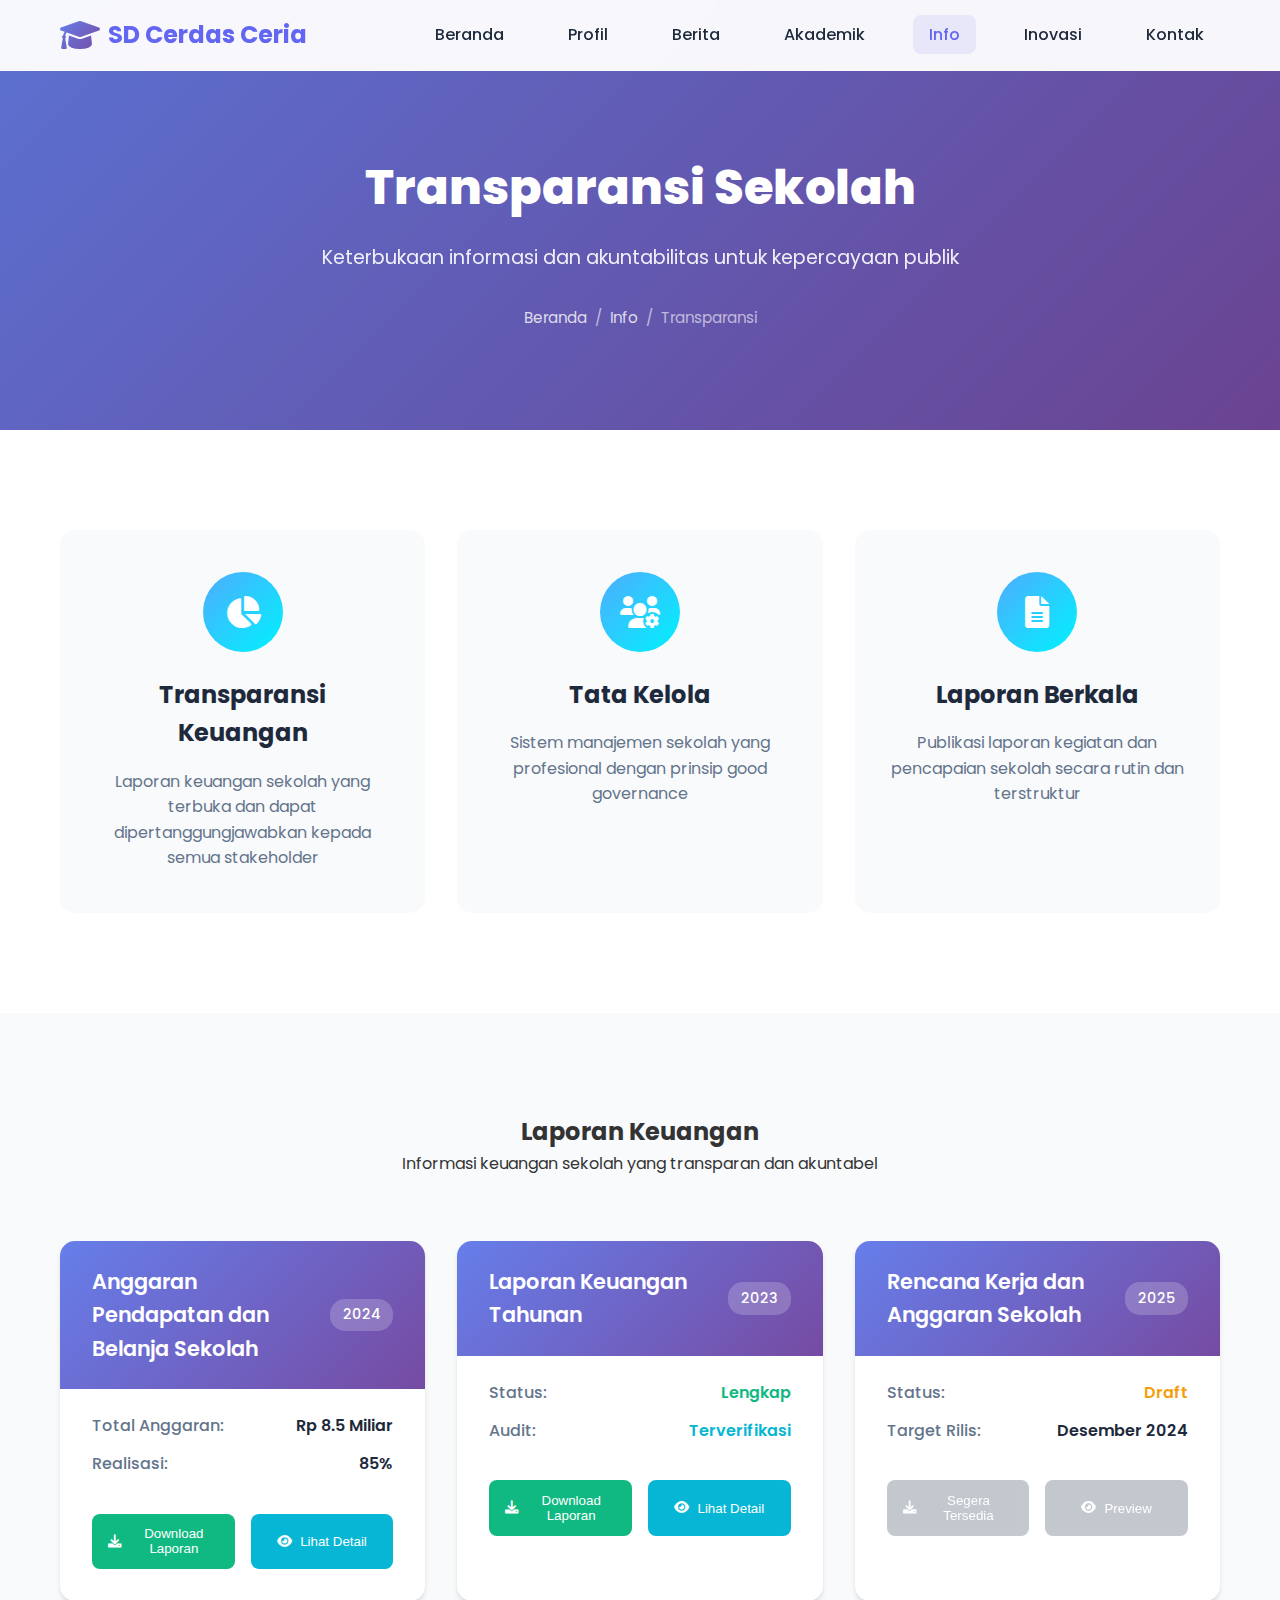
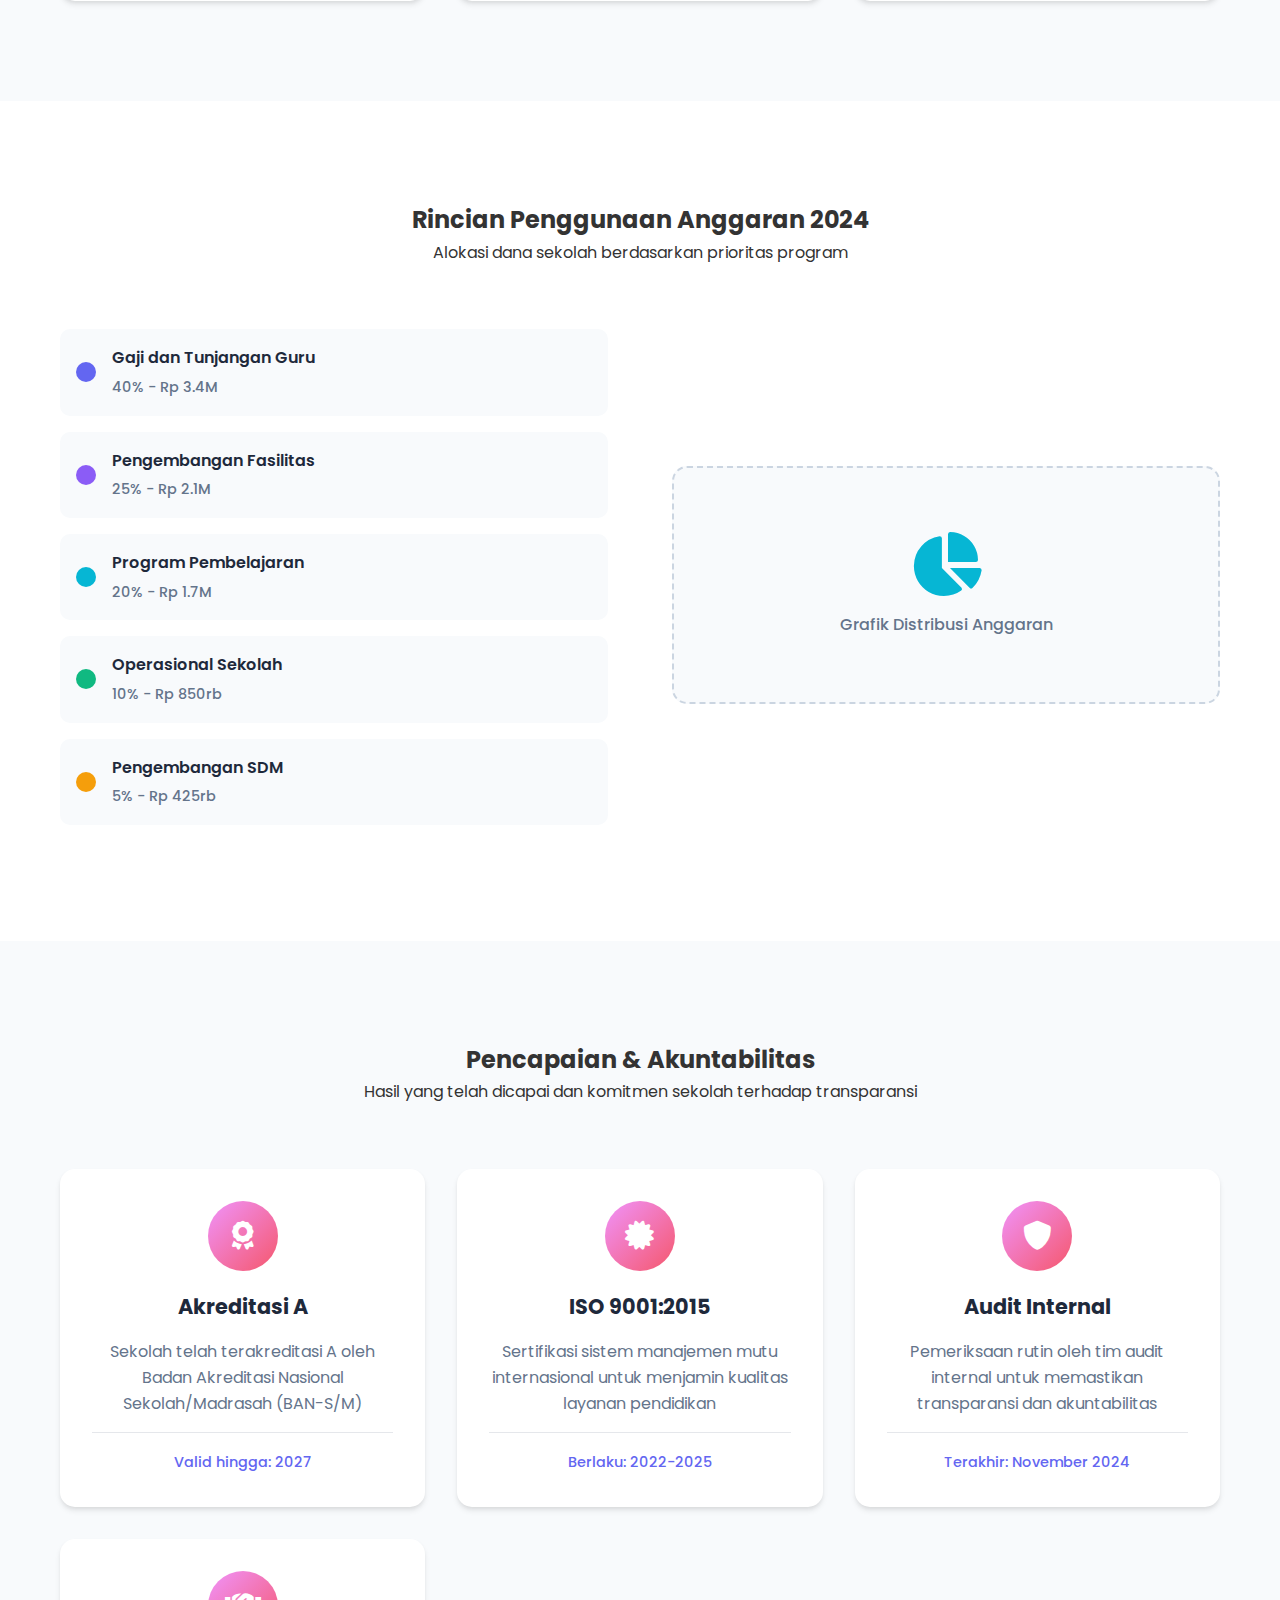
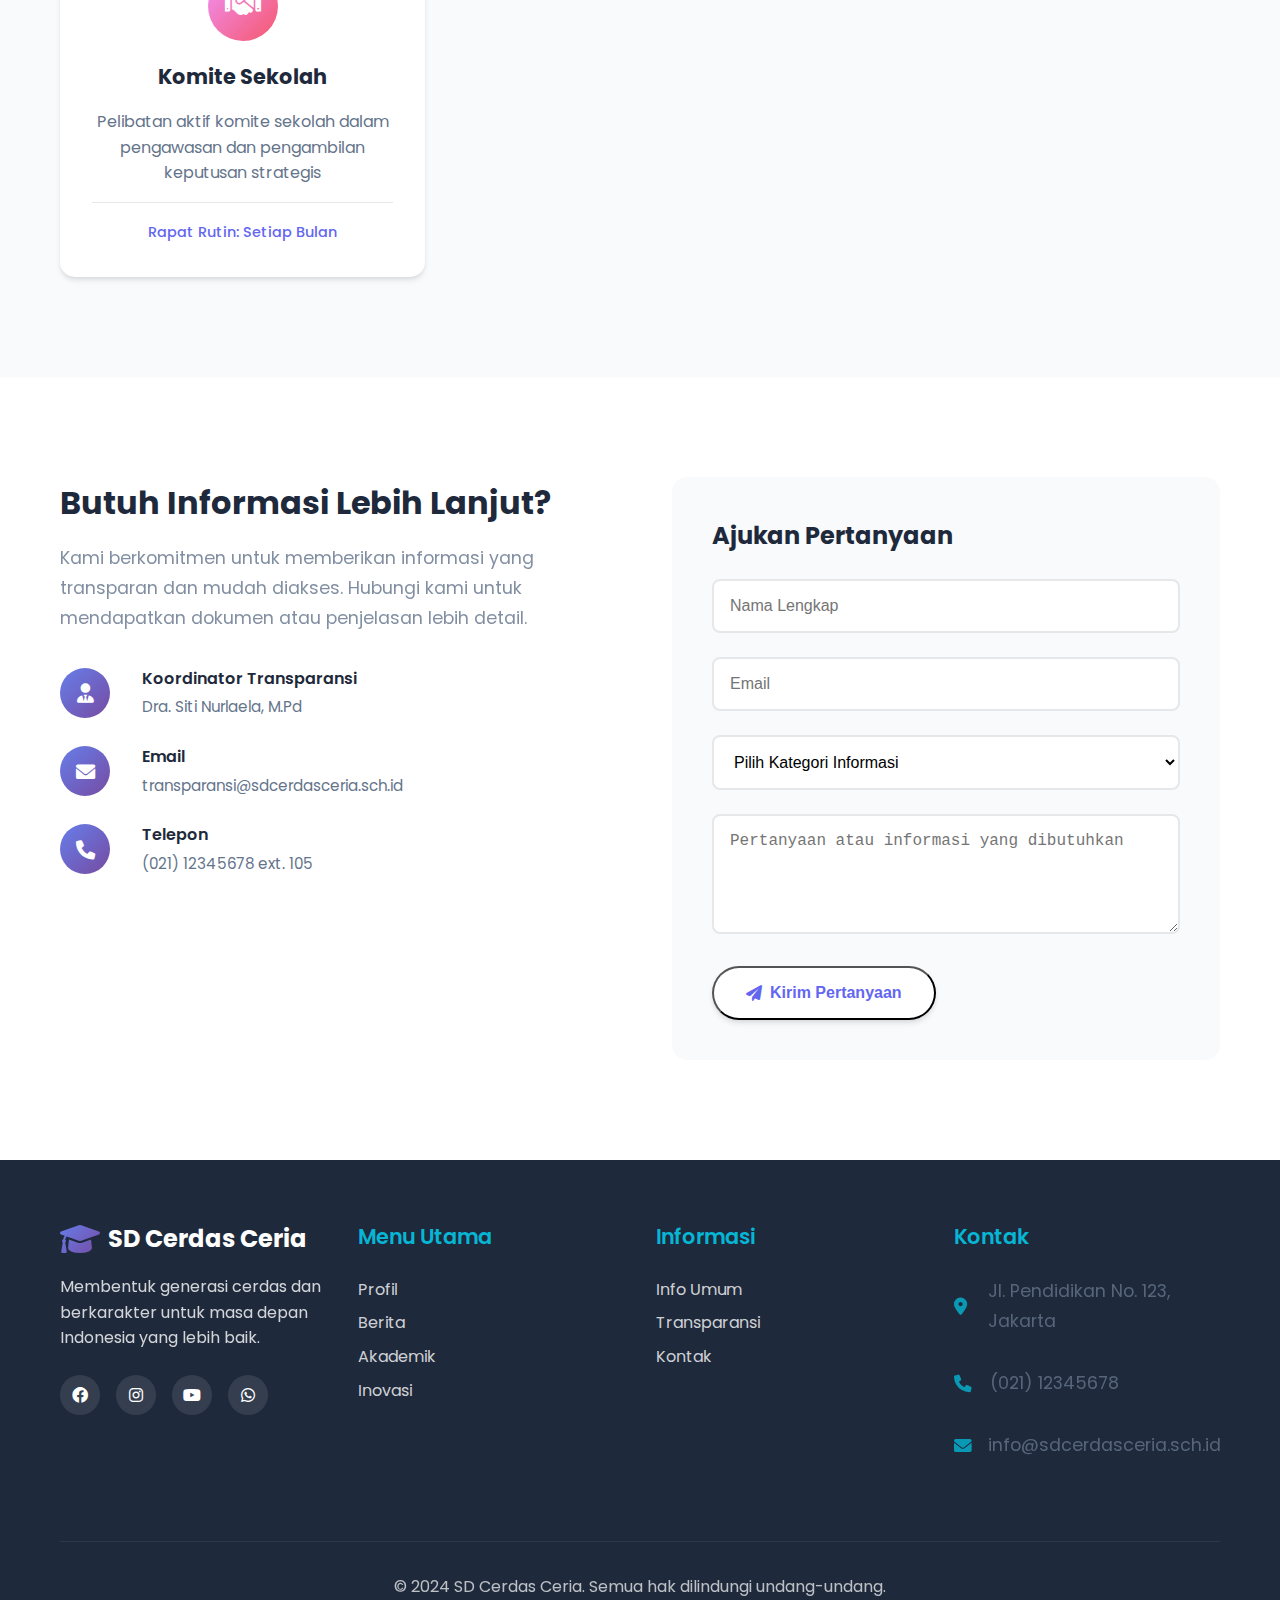
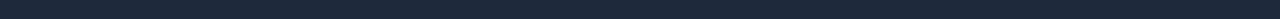
<file: transparansi.html>
<!DOCTYPE html>
<html lang="id">
<head>
    <meta charset="UTF-8">
    <meta name="viewport" content="width=device-width, initial-scale=1.0">
    <title>Transparansi - SD Cerdas Ceria</title>
    <link rel="stylesheet" href="css/styles.css">
    <link rel="stylesheet" href="https://cdnjs.cloudflare.com/ajax/libs/font-awesome/6.0.0/css/all.min.css">
    <link href="https://fonts.googleapis.com/css2?family=Poppins:wght@300;400;500;600;700;800&display=swap" rel="stylesheet">
</head>
<body>
    <!-- Header & Navigation -->
    <header class="header">
        <nav class="navbar">
            <div class="nav-container">
                <div class="nav-logo">
                    <i class="fas fa-graduation-cap"></i>
                    <span>SD Cerdas Ceria</span>
                </div>
                
                <ul class="nav-menu">
                    <li class="nav-item">
                        <a href="index.html" class="nav-link">Beranda</a>
                    </li>
                    <li class="nav-item">
                        <a href="profil.html" class="nav-link">Profil</a>
                    </li>
                    <li class="nav-item">
                        <a href="berita.html" class="nav-link">Berita</a>
                    </li>
                    <li class="nav-item">
                        <a href="akademik.html" class="nav-link">Akademik</a>
                    </li>
                    <li class="nav-item dropdown">
                        <a href="info.html" class="nav-link dropdown-toggle active">Info</a>
                        <ul class="dropdown-menu">
                            <li><a href="info.html">Informasi Umum</a></li>
                            <li><a href="transparansi.html">Transparansi</a></li>
                        </ul>
                    </li>
                    <li class="nav-item">
                        <a href="inovasi.html" class="nav-link">Inovasi</a>
                    </li>
                    <li class="nav-item">
                        <a href="kontak.html" class="nav-link">Kontak</a>
                    </li>
                </ul>
                
                <div class="hamburger">
                    <span class="bar"></span>
                    <span class="bar"></span>
                    <span class="bar"></span>
                </div>
            </div>
        </nav>
    </header>

    <!-- Page Header -->
    <section class="page-header">
        <div class="container">
            <div class="page-header-content">
                <h1>Transparansi Sekolah</h1>
                <p>Keterbukaan informasi dan akuntabilitas untuk kepercayaan publik</p>
                <nav class="breadcrumb">
                    <a href="index.html">Beranda</a>
                    <span>/</span>
                    <a href="info.html">Info</a>
                    <span>/</span>
                    <span>Transparansi</span>
                </nav>
            </div>
        </div>
    </section>

    <!-- Transparency Overview -->
    <section class="transparency-overview">
        <div class="container">
            <div class="overview-grid">
                <div class="overview-card">
                    <div class="card-icon">
                        <i class="fas fa-chart-pie"></i>
                    </div>
                    <h3>Transparansi Keuangan</h3>
                    <p>Laporan keuangan sekolah yang terbuka dan dapat dipertanggungjawabkan kepada semua stakeholder</p>
                </div>
                <div class="overview-card">
                    <div class="card-icon">
                        <i class="fas fa-users-cog"></i>
                    </div>
                    <h3>Tata Kelola</h3>
                    <p>Sistem manajemen sekolah yang profesional dengan prinsip good governance</p>
                </div>
                <div class="overview-card">
                    <div class="card-icon">
                        <i class="fas fa-file-alt"></i>
                    </div>
                    <h3>Laporan Berkala</h3>
                    <p>Publikasi laporan kegiatan dan pencapaian sekolah secara rutin dan terstruktur</p>
                </div>
            </div>
        </div>
    </section>

    <!-- Financial Reports -->
    <section class="financial-reports">
        <div class="container">
            <div class="section-header">
                <h2>Laporan Keuangan</h2>
                <p>Informasi keuangan sekolah yang transparan dan akuntabel</p>
            </div>
            
            <div class="reports-grid">
                <div class="report-card">
                    <div class="report-header">
                        <h4>Anggaran Pendapatan dan Belanja Sekolah</h4>
                        <span class="year">2024</span>
                    </div>
                    <div class="report-summary">
                        <div class="summary-item">
                            <span class="label">Total Anggaran:</span>
                            <span class="value">Rp 8.5 Miliar</span>
                        </div>
                        <div class="summary-item">
                            <span class="label">Realisasi:</span>
                            <span class="value">85%</span>
                        </div>
                    </div>
                    <div class="report-actions">
                        <button class="btn-download">
                            <i class="fas fa-download"></i>
                            Download Laporan
                        </button>
                        <button class="btn-view">
                            <i class="fas fa-eye"></i>
                            Lihat Detail
                        </button>
                    </div>
                </div>

                <div class="report-card">
                    <div class="report-header">
                        <h4>Laporan Keuangan Tahunan</h4>
                        <span class="year">2023</span>
                    </div>
                    <div class="report-summary">
                        <div class="summary-item">
                            <span class="label">Status:</span>
                            <span class="value status-complete">Lengkap</span>
                        </div>
                        <div class="summary-item">
                            <span class="label">Audit:</span>
                            <span class="value status-verified">Terverifikasi</span>
                        </div>
                    </div>
                    <div class="report-actions">
                        <button class="btn-download">
                            <i class="fas fa-download"></i>
                            Download Laporan
                        </button>
                        <button class="btn-view">
                            <i class="fas fa-eye"></i>
                            Lihat Detail
                        </button>
                    </div>
                </div>

                <div class="report-card">
                    <div class="report-header">
                        <h4>Rencana Kerja dan Anggaran Sekolah</h4>
                        <span class="year">2025</span>
                    </div>
                    <div class="report-summary">
                        <div class="summary-item">
                            <span class="label">Status:</span>
                            <span class="value status-draft">Draft</span>
                        </div>
                        <div class="summary-item">
                            <span class="label">Target Rilis:</span>
                            <span class="value">Desember 2024</span>
                        </div>
                    </div>
                    <div class="report-actions">
                        <button class="btn-download disabled">
                            <i class="fas fa-download"></i>
                            Segera Tersedia
                        </button>
                        <button class="btn-view disabled">
                            <i class="fas fa-eye"></i>
                            Preview
                        </button>
                    </div>
                </div>
            </div>
        </div>
    </section>

    <!-- Budget Breakdown -->
    <section class="budget-breakdown">
        <div class="container">
            <div class="section-header">
                <h2>Rincian Penggunaan Anggaran 2024</h2>
                <p>Alokasi dana sekolah berdasarkan prioritas program</p>
            </div>
            
            <div class="budget-chart-container">
                <div class="budget-items">
                    <div class="budget-item">
                        <div class="item-indicator" style="background: #6366f1;"></div>
                        <div class="item-details">
                            <span class="item-label">Gaji dan Tunjangan Guru</span>
                            <span class="item-amount">40% - Rp 3.4M</span>
                        </div>
                    </div>
                    <div class="budget-item">
                        <div class="item-indicator" style="background: #8b5cf6;"></div>
                        <div class="item-details">
                            <span class="item-label">Pengembangan Fasilitas</span>
                            <span class="item-amount">25% - Rp 2.1M</span>
                        </div>
                    </div>
                    <div class="budget-item">
                        <div class="item-indicator" style="background: #06b6d4;"></div>
                        <div class="item-details">
                            <span class="item-label">Program Pembelajaran</span>
                            <span class="item-amount">20% - Rp 1.7M</span>
                        </div>
                    </div>
                    <div class="budget-item">
                        <div class="item-indicator" style="background: #10b981;"></div>
                        <div class="item-details">
                            <span class="item-label">Operasional Sekolah</span>
                            <span class="item-amount">10% - Rp 850rb</span>
                        </div>
                    </div>
                    <div class="budget-item">
                        <div class="item-indicator" style="background: #f59e0b;"></div>
                        <div class="item-details">
                            <span class="item-label">Pengembangan SDM</span>
                            <span class="item-amount">5% - Rp 425rb</span>
                        </div>
                    </div>
                </div>
                <div class="chart-placeholder">
                    <i class="fas fa-chart-pie"></i>
                    <p>Grafik Distribusi Anggaran</p>
                </div>
            </div>
        </div>
    </section>

    <!-- Achievements & Accountability -->
    <section class="accountability">
        <div class="container">
            <div class="section-header">
                <h2>Pencapaian & Akuntabilitas</h2>
                <p>Hasil yang telah dicapai dan komitmen sekolah terhadap transparansi</p>
            </div>
            
            <div class="accountability-grid">
                <div class="accountability-card">
                    <div class="card-icon">
                        <i class="fas fa-award"></i>
                    </div>
                    <h4>Akreditasi A</h4>
                    <p>Sekolah telah terakreditasi A oleh Badan Akreditasi Nasional Sekolah/Madrasah (BAN-S/M)</p>
                    <div class="card-meta">
                        <span>Valid hingga: 2027</span>
                    </div>
                </div>

                <div class="accountability-card">
                    <div class="card-icon">
                        <i class="fas fa-certificate"></i>
                    </div>
                    <h4>ISO 9001:2015</h4>
                    <p>Sertifikasi sistem manajemen mutu internasional untuk menjamin kualitas layanan pendidikan</p>
                    <div class="card-meta">
                        <span>Berlaku: 2022-2025</span>
                    </div>
                </div>

                <div class="accountability-card">
                    <div class="card-icon">
                        <i class="fas fa-shield-alt"></i>
                    </div>
                    <h4>Audit Internal</h4>
                    <p>Pemeriksaan rutin oleh tim audit internal untuk memastikan transparansi dan akuntabilitas</p>
                    <div class="card-meta">
                        <span>Terakhir: November 2024</span>
                    </div>
                </div>

                <div class="accountability-card">
                    <div class="card-icon">
                        <i class="fas fa-handshake"></i>
                    </div>
                    <h4>Komite Sekolah</h4>
                    <p>Pelibatan aktif komite sekolah dalam pengawasan dan pengambilan keputusan strategis</p>
                    <div class="card-meta">
                        <span>Rapat Rutin: Setiap Bulan</span>
                    </div>
                </div>
            </div>
        </div>
    </section>

    <!-- Contact for Transparency -->
    <section class="transparency-contact">
        <div class="container">
            <div class="contact-content">
                <div class="contact-info">
                    <h3>Butuh Informasi Lebih Lanjut?</h3>
                    <p>Kami berkomitmen untuk memberikan informasi yang transparan dan mudah diakses. Hubungi kami untuk mendapatkan dokumen atau penjelasan lebih detail.</p>
                    
                    <div class="contact-details">
                        <div class="contact-item">
                            <i class="fas fa-user-tie"></i>
                            <div>
                                <span class="title">Koordinator Transparansi</span>
                                <span class="info">Dra. Siti Nurlaela, M.Pd</span>
                            </div>
                        </div>
                        <div class="contact-item">
                            <i class="fas fa-envelope"></i>
                            <div>
                                <span class="title">Email</span>
                                <span class="info">transparansi@sdcerdasceria.sch.id</span>
                            </div>
                        </div>
                        <div class="contact-item">
                            <i class="fas fa-phone"></i>
                            <div>
                                <span class="title">Telepon</span>
                                <span class="info">(021) 12345678 ext. 105</span>
                            </div>
                        </div>
                    </div>
                </div>
                <div class="contact-form">
                    <h4>Ajukan Pertanyaan</h4>
                    <form class="transparency-form">
                        <div class="form-group">
                            <input type="text" placeholder="Nama Lengkap" required>
                        </div>
                        <div class="form-group">
                            <input type="email" placeholder="Email" required>
                        </div>
                        <div class="form-group">
                            <select required>
                                <option value="">Pilih Kategori Informasi</option>
                                <option value="keuangan">Laporan Keuangan</option>
                                <option value="anggaran">Anggaran Sekolah</option>
                                <option value="program">Program Sekolah</option>
                                <option value="fasilitas">Pengembangan Fasilitas</option>
                                <option value="lainnya">Lainnya</option>
                            </select>
                        </div>
                        <div class="form-group">
                            <textarea placeholder="Pertanyaan atau informasi yang dibutuhkan" required></textarea>
                        </div>
                        <button type="submit" class="btn btn-primary">
                            <i class="fas fa-paper-plane"></i>
                            Kirim Pertanyaan
                        </button>
                    </form>
                </div>
            </div>
        </div>
    </section>

    <!-- Footer -->
    <footer class="footer">
        <div class="container">
            <div class="footer-content">
                <div class="footer-section">
                    <div class="footer-logo">
                        <i class="fas fa-graduation-cap"></i>
                        <span>SD Cerdas Ceria</span>
                    </div>
                    <p>Membentuk generasi cerdas dan berkarakter untuk masa depan Indonesia yang lebih baik.</p>
                    <div class="social-links">
                        <a href="#"><i class="fab fa-facebook"></i></a>
                        <a href="#"><i class="fab fa-instagram"></i></a>
                        <a href="#"><i class="fab fa-youtube"></i></a>
                        <a href="#"><i class="fab fa-whatsapp"></i></a>
                    </div>
                </div>
                
                <div class="footer-section">
                    <h3>Menu Utama</h3>
                    <ul>
                        <li><a href="profil.html">Profil</a></li>
                        <li><a href="berita.html">Berita</a></li>
                        <li><a href="akademik.html">Akademik</a></li>
                        <li><a href="inovasi.html">Inovasi</a></li>
                    </ul>
                </div>
                
                <div class="footer-section">
                    <h3>Informasi</h3>
                    <ul>
                        <li><a href="info.html">Info Umum</a></li>
                        <li><a href="transparansi.html">Transparansi</a></li>
                        <li><a href="kontak.html">Kontak</a></li>
                    </ul>
                </div>
                
                <div class="footer-section">
                    <h3>Kontak</h3>
                    <div class="contact-info">
                        <p><i class="fas fa-map-marker-alt"></i> Jl. Pendidikan No. 123, Jakarta</p>
                        <p><i class="fas fa-phone"></i> (021) 12345678</p>
                        <p><i class="fas fa-envelope"></i> info@sdcerdasceria.sch.id</p>
                    </div>
                </div>
            </div>
            
            <div class="footer-bottom">
                <p>&copy; 2024 SD Cerdas Ceria. Semua hak dilindungi undang-undang.</p>
            </div>
        </div>
    </footer>

    <script src="js/script.js"></script>
</body>
</html>
</file>
<file: css/styles.css>
/* Reset & Base Styles */
* {
    margin: 0;
    padding: 0;
    box-sizing: border-box;
}

body {
    font-family: 'Poppins', sans-serif;
    line-height: 1.6;
    color: #333;
    overflow-x: hidden;
}

.container {
    max-width: 1200px;
    margin: 0 auto;
    padding: 0 20px;
}

/* Color Variables */
:root {
    --primary-color: #6366f1;
    --secondary-color: #8b5cf6;
    --accent-color: #06b6d4;
    --success-color: #10b981;
    --warning-color: #f59e0b;
    --danger-color: #ef4444;
    --dark-color: #1e293b;
    --light-color: #f8fafc;
    --gradient-primary: linear-gradient(135deg, #667eea 0%, #764ba2 100%);
    --gradient-secondary: linear-gradient(135deg, #f093fb 0%, #f5576c 100%);
    --gradient-accent: linear-gradient(135deg, #4facfe 0%, #00f2fe 100%);
    --gradient-hero: linear-gradient(135deg, #667eea 0%, #764ba2 50%, #f093fb 100%);
    --shadow-sm: 0 1px 2px 0 rgba(0, 0, 0, 0.05);
    --shadow-md: 0 4px 6px -1px rgba(0, 0, 0, 0.1), 0 2px 4px -1px rgba(0, 0, 0, 0.06);
    --shadow-lg: 0 10px 15px -3px rgba(0, 0, 0, 0.1), 0 4px 6px -2px rgba(0, 0, 0, 0.05);
    --shadow-xl: 0 20px 25px -5px rgba(0, 0, 0, 0.1), 0 10px 10px -5px rgba(0, 0, 0, 0.04);
}

/* Header & Navigation */
.header {
    position: fixed;
    top: 0;
    width: 100%;
    background: rgba(255, 255, 255, 0.95);
    backdrop-filter: blur(10px);
    border-bottom: 1px solid rgba(255, 255, 255, 0.2);
    z-index: 1000;
    transition: all 0.3s ease;
}

.navbar {
    padding: 1rem 0;
}

.nav-container {
    display: flex;
    justify-content: space-between;
    align-items: center;
    max-width: 1200px;
    margin: 0 auto;
    padding: 0 20px;
}

.nav-logo {
    display: flex;
    align-items: center;
    font-size: 1.5rem;
    font-weight: 700;
    color: var(--primary-color);
    text-decoration: none;
}

.nav-logo i {
    margin-right: 0.5rem;
    font-size: 2rem;
    background: var(--gradient-primary);
    -webkit-background-clip: text;
    -webkit-text-fill-color: transparent;
    background-clip: text;
}

.nav-menu {
    display: flex;
    list-style: none;
    gap: 2rem;
}

.nav-item {
    position: relative;
}

.nav-link {
    text-decoration: none;
    color: var(--dark-color);
    font-weight: 500;
    transition: all 0.3s ease;
    padding: 0.5rem 1rem;
    border-radius: 8px;
    position: relative;
}

.nav-link:hover,
.nav-link.active {
    color: var(--primary-color);
    background: rgba(99, 102, 241, 0.1);
}

/* Dropdown Menu */
.dropdown {
    position: relative;
}

.dropdown-menu {
    position: absolute;
    top: 100%;
    left: 0;
    background: white;
    box-shadow: var(--shadow-lg);
    border-radius: 12px;
    padding: 0.5rem 0;
    min-width: 200px;
    opacity: 0;
    visibility: hidden;
    transform: translateY(-10px);
    transition: all 0.3s ease;
    z-index: 1000;
    border: 1px solid rgba(255, 255, 255, 0.2);
}

.dropdown:hover .dropdown-menu {
    opacity: 1;
    visibility: visible;
    transform: translateY(0);
}

.dropdown.open .dropdown-menu {
    opacity: 1;
    visibility: visible;
    transform: translateY(0);
}

.dropdown-menu li {
    list-style: none;
}

.dropdown-menu a {
    display: block;
    padding: 0.75rem 1.5rem;
    color: var(--dark-color);
    text-decoration: none;
    transition: all 0.3s ease;
    border-radius: 8px;
    margin: 0 0.5rem;
}

.dropdown-menu a:hover {
    background: var(--gradient-primary);
    color: white;
}

/* Hamburger Menu */
.hamburger {
    display: none;
    flex-direction: column;
    cursor: pointer;
    gap: 4px;
}

.bar {
    width: 25px;
    height: 3px;
    background: var(--dark-color);
    border-radius: 2px;
    transition: 0.3s;
}

/* Hero Section */
.hero {
    min-height: 100vh;
    background: var(--gradient-hero);
    display: flex;
    align-items: center;
    position: relative;
    overflow: hidden;
    padding: 100px 0 50px;
}

.hero-overlay {
    position: absolute;
    top: 0;
    left: 0;
    width: 100%;
    height: 100%;
    background: rgba(0, 0, 0, 0.1);
    z-index: 1;
}

.hero-content {
    display: grid;
    grid-template-columns: 1fr 1fr;
    gap: 3rem;
    align-items: center;
    max-width: 1200px;
    margin: 0 auto;
    padding: 0 20px;
    position: relative;
    z-index: 2;
}

.hero-title {
    font-size: 3.5rem;
    font-weight: 800;
    color: white;
    margin-bottom: 1.5rem;
    line-height: 1.2;
}

.highlight {
    background: linear-gradient(45deg, #fbbf24, #f59e0b);
    -webkit-background-clip: text;
    -webkit-text-fill-color: transparent;
    background-clip: text;
}

.hero-description {
    font-size: 1.2rem;
    color: rgba(255, 255, 255, 0.9);
    margin-bottom: 2rem;
    line-height: 1.6;
}

.hero-buttons {
    display: flex;
    gap: 1rem;
    flex-wrap: wrap;
}

.btn {
    display: inline-flex;
    align-items: center;
    gap: 0.5rem;
    padding: 1rem 2rem;
    text-decoration: none;
    border-radius: 50px;
    font-weight: 600;
    font-size: 1rem;
    transition: all 0.3s ease;
    box-shadow: var(--shadow-md);
}

.btn-primary {
    background: white;
    color: var(--primary-color);
}

.btn-primary:hover {
    transform: translateY(-2px);
    box-shadow: var(--shadow-xl);
}

.btn-secondary {
    background: rgba(255, 255, 255, 0.2);
    color: white;
    border: 2px solid rgba(255, 255, 255, 0.3);
}

.btn-secondary:hover {
    background: rgba(255, 255, 255, 0.3);
    transform: translateY(-2px);
}

/* Hero Card */
.hero-card {
    background: rgba(255, 255, 255, 0.95);
    backdrop-filter: blur(10px);
    padding: 2rem;
    border-radius: 20px;
    box-shadow: var(--shadow-xl);
    text-align: center;
    transform: translateY(20px);
    animation: floatUp 2s ease-out forwards;
    border: 1px solid rgba(255, 255, 255, 0.3);
}

.card-icon {
    width: 80px;
    height: 80px;
    background: var(--gradient-primary);
    border-radius: 50%;
    display: flex;
    align-items: center;
    justify-content: center;
    margin: 0 auto 1rem;
}

.card-icon i {
    font-size: 2rem;
    color: white;
}

.hero-card h3 {
    font-size: 1.5rem;
    font-weight: 700;
    color: var(--dark-color);
    margin-bottom: 0.5rem;
}

.hero-card p {
    color: #64748b;
    font-size: 1rem;
}

/* Floating Elements */
.floating-elements {
    position: absolute;
    width: 100%;
    height: 100%;
    top: 0;
    left: 0;
    pointer-events: none;
    z-index: 1;
}

.float-item {
    position: absolute;
    width: 60px;
    height: 60px;
    border-radius: 50%;
    display: flex;
    align-items: center;
    justify-content: center;
    font-size: 1.5rem;
    color: white;
    animation: float 6s ease-in-out infinite;
}

.float-1 {
    top: 15%;
    left: 10%;
    background: rgba(255, 255, 255, 0.1);
    animation-delay: 0s;
}

.float-2 {
    top: 70%;
    right: 15%;
    background: rgba(245, 158, 11, 0.8);
    animation-delay: 2s;
}

.float-3 {
    top: 40%;
    left: 5%;
    background: rgba(16, 185, 129, 0.8);
    animation-delay: 4s;
}

/* Features Section */
.features {
    padding: 100px 0;
    background: var(--light-color);
}

.section-header {
    text-align: center;
    margin-bottom: 4rem;
}

.section-title {
    font-size: 2.5rem;
    font-weight: 700;
    color: var(--dark-color);
    margin-bottom: 1rem;
}

.section-subtitle {
    font-size: 1.2rem;
    color: #64748b;
    max-width: 600px;
    margin: 0 auto;
}

.features-grid {
    display: grid;
    grid-template-columns: repeat(auto-fit, minmax(280px, 1fr));
    gap: 2rem;
}

.feature-card {
    background: white;
    padding: 2.5rem 2rem;
    border-radius: 20px;
    box-shadow: var(--shadow-md);
    text-align: center;
    transition: all 0.3s ease;
    border: 1px solid rgba(255, 255, 255, 0.2);
    position: relative;
    overflow: hidden;
}

.feature-card::before {
    content: '';
    position: absolute;
    top: 0;
    left: -100%;
    width: 100%;
    height: 100%;
    background: linear-gradient(90deg, transparent, rgba(99, 102, 241, 0.1), transparent);
    transition: all 0.5s;
}

.feature-card:hover::before {
    left: 100%;
}

.feature-card:hover {
    transform: translateY(-10px);
    box-shadow: var(--shadow-xl);
}

.feature-icon {
    width: 80px;
    height: 80px;
    background: var(--gradient-primary);
    border-radius: 50%;
    display: flex;
    align-items: center;
    justify-content: center;
    margin: 0 auto 1.5rem;
    position: relative;
    z-index: 1;
}

.feature-icon i {
    font-size: 2rem;
    color: white;
}

.feature-card h3 {
    font-size: 1.5rem;
    font-weight: 700;
    color: var(--dark-color);
    margin-bottom: 1rem;
    position: relative;
    z-index: 1;
}

.feature-card p {
    color: #64748b;
    font-size: 1rem;
    position: relative;
    z-index: 1;
}

/* Stats Section */
.stats {
    padding: 80px 0;
    background: var(--gradient-primary);
    color: white;
}

.stats-grid {
    display: grid;
    grid-template-columns: repeat(auto-fit, minmax(200px, 1fr));
    gap: 2rem;
    text-align: center;
}

.stat-item {
    padding: 1rem;
}

.stat-number {
    font-size: 3rem;
    font-weight: 800;
    margin-bottom: 0.5rem;
    background: linear-gradient(45deg, #fbbf24, #f59e0b);
    -webkit-background-clip: text;
    -webkit-text-fill-color: transparent;
    background-clip: text;
}

.stat-label {
    font-size: 1.1rem;
    font-weight: 500;
    opacity: 0.9;
}

/* CTA Section */
.cta {
    padding: 100px 0;
    background: var(--dark-color);
    color: white;
    text-align: center;
}

.cta-content h2 {
    font-size: 2.5rem;
    font-weight: 700;
    margin-bottom: 1rem;
}

.cta-content p {
    font-size: 1.2rem;
    margin-bottom: 2rem;
    opacity: 0.9;
}

/* Footer */
.footer {
    background: var(--dark-color);
    color: white;
    padding: 60px 0 20px;
}

.footer-content {
    display: grid;
    grid-template-columns: repeat(auto-fit, minmax(250px, 1fr));
    gap: 2rem;
    margin-bottom: 3rem;
}

.footer-logo {
    display: flex;
    align-items: center;
    font-size: 1.5rem;
    font-weight: 700;
    margin-bottom: 1rem;
}

.footer-logo i {
    margin-right: 0.5rem;
    font-size: 2rem;
    background: var(--gradient-primary);
    -webkit-background-clip: text;
    -webkit-text-fill-color: transparent;
    background-clip: text;
}

.footer-section h3 {
    font-size: 1.3rem;
    font-weight: 600;
    margin-bottom: 1.5rem;
    color: var(--accent-color);
}

.footer-section p {
    margin-bottom: 1.5rem;
    opacity: 0.8;
    line-height: 1.6;
}

.footer-section ul {
    list-style: none;
}

.footer-section ul li {
    margin-bottom: 0.5rem;
}

.footer-section ul li a {
    color: rgba(255, 255, 255, 0.8);
    text-decoration: none;
    transition: all 0.3s ease;
}

.footer-section ul li a:hover {
    color: var(--accent-color);
}

.social-links {
    display: flex;
    gap: 1rem;
}

.social-links a {
    width: 40px;
    height: 40px;
    background: rgba(255, 255, 255, 0.1);
    border-radius: 50%;
    display: flex;
    align-items: center;
    justify-content: center;
    color: white;
    text-decoration: none;
    transition: all 0.3s ease;
}

.social-links a:hover {
    background: var(--primary-color);
    transform: translateY(-2px);
}

.contact-info p {
    display: flex;
    align-items: center;
    margin-bottom: 1rem;
    opacity: 0.8;
}

.contact-info i {
    margin-right: 1rem;
    color: var(--accent-color);
    width: 20px;
}

.footer-bottom {
    text-align: center;
    padding-top: 2rem;
    border-top: 1px solid rgba(255, 255, 255, 0.1);
    opacity: 0.7;
}

/* Animations */
@keyframes float {
    0%, 100% { transform: translateY(0px) rotate(0deg); }
    33% { transform: translateY(-20px) rotate(10deg); }
    66% { transform: translateY(-10px) rotate(-10deg); }
}

@keyframes floatUp {
    from {
        opacity: 0;
        transform: translateY(30px);
    }
    to {
        opacity: 1;
        transform: translateY(0);
    }
}

@keyframes fadeInUp {
    from {
        opacity: 0;
        transform: translateY(30px);
    }
    to {
        opacity: 1;
        transform: translateY(0);
    }
}

/* Canvas Background Patterns */
.canvas-dots {
    background-image: radial-gradient(circle at 2px 2px, rgba(255,255,255,0.15) 1px, transparent 0);
    background-size: 30px 30px;
}

.canvas-grid {
    background-image: 
        linear-gradient(rgba(255,255,255,0.1) 1px, transparent 1px),
        linear-gradient(90deg, rgba(255,255,255,0.1) 1px, transparent 1px);
    background-size: 40px 40px;
}

.canvas-diagonal {
    background-image: repeating-linear-gradient(
        45deg,
        transparent,
        transparent 10px,
        rgba(255,255,255,0.05) 10px,
        rgba(255,255,255,0.05) 20px
    );
}

.canvas-overlay {
    position: relative;
    overflow: hidden;
}

.canvas-overlay::before {
    content: '';
    position: absolute;
    top: -50%;
    left: -50%;
    width: 200%;
    height: 200%;
    background: 
        radial-gradient(circle at 20% 50%, rgba(99, 102, 241, 0.3) 0%, transparent 50%),
        radial-gradient(circle at 80% 20%, rgba(6, 214, 160, 0.3) 0%, transparent 50%),
        radial-gradient(circle at 40% 80%, rgba(239, 68, 68, 0.2) 0%, transparent 50%);
    animation: canvas-float 20s ease-in-out infinite;
    z-index: 1;
}

.canvas-overlay > * {
    position: relative;
    z-index: 2;
}

@keyframes canvas-float {
    0%, 100% { transform: translate(-25%, -25%) rotate(0deg); }
    25% { transform: translate(-20%, -30%) rotate(1deg); }
    50% { transform: translate(-30%, -20%) rotate(-1deg); }
    75% { transform: translate(-25%, -35%) rotate(0.5deg); }
}

/* Canvas Card Effects */
.canvas-card {
    position: relative;
    background: rgba(255, 255, 255, 0.95);
    backdrop-filter: blur(10px);
    border: 1px solid rgba(255, 255, 255, 0.2);
    box-shadow: 
        0 8px 32px rgba(0, 0, 0, 0.1),
        inset 0 1px 0 rgba(255, 255, 255, 0.5);
    transition: all 0.3s cubic-bezier(0.4, 0, 0.2, 1);
}

.canvas-card:hover {
    transform: translateY(-8px) scale(1.02);
    box-shadow: 
        0 20px 60px rgba(0, 0, 0, 0.15),
        inset 0 1px 0 rgba(255, 255, 255, 0.6);
}

.canvas-card::before {
    content: '';
    position: absolute;
    top: 0;
    left: 0;
    right: 0;
    bottom: 0;
    background: linear-gradient(135deg, 
        rgba(99, 102, 241, 0.05) 0%, 
        rgba(6, 214, 160, 0.05) 50%, 
        rgba(239, 68, 68, 0.05) 100%);
    border-radius: inherit;
    opacity: 0;
    transition: opacity 0.3s ease;
    z-index: 1;
}

.canvas-card:hover::before {
    opacity: 1;
}

.canvas-card > * {
    position: relative;
    z-index: 2;
}

/* Canvas Text Effects */
.canvas-text-paint {
    background: linear-gradient(135deg, #667eea 0%, #764ba2 25%, #f093fb 50%, #f5576c 75%, #4facfe 100%);
    background-size: 400% 400%;
    -webkit-background-clip: text;
    -webkit-text-fill-color: transparent;
    background-clip: text;
    animation: canvas-gradient-shift 8s ease-in-out infinite;
}

@keyframes canvas-gradient-shift {
    0%, 100% { background-position: 0% 50%; }
    25% { background-position: 100% 50%; }
    50% { background-position: 50% 100%; }
    75% { background-position: 50% 0%; }
}

.canvas-text-shadow {
    text-shadow: 
        2px 2px 4px rgba(0, 0, 0, 0.1),
        -1px -1px 2px rgba(255, 255, 255, 0.5),
        0 0 20px rgba(99, 102, 241, 0.3);
}

/* Page Header with Canvas Style */
.page-header {
    background: linear-gradient(135deg, #667eea 0%, #764ba2 100%);
    color: white;
    padding: 150px 0 100px;
    text-align: center;
    position: relative;
    overflow: hidden;
}

.page-header::before {
    content: '';
    position: absolute;
    top: 0;
    left: 0;
    width: 100%;
    height: 100%;
    background: rgba(0, 0, 0, 0.1);
    z-index: 1;
}

.page-header-content {
    position: relative;
    z-index: 2;
}

.page-header h1 {
    font-size: 3rem;
    font-weight: 800;
    margin-bottom: 1rem;
}

.page-header p {
    font-size: 1.2rem;
    margin-bottom: 2rem;
    opacity: 0.9;
}

.breadcrumb {
    display: flex;
    justify-content: center;
    align-items: center;
    gap: 0.5rem;
    font-size: 0.95rem;
}

.breadcrumb a {
    color: rgba(255, 255, 255, 0.8);
    text-decoration: none;
    transition: color 0.3s ease;
}

.breadcrumb a:hover {
    color: white;
}

.breadcrumb span {
    color: rgba(255, 255, 255, 0.6);
}

/* About Section */
.about {
    padding: 100px 0;
    background: white;
}

.about-grid {
    display: grid;
    grid-template-columns: 1fr 1fr;
    gap: 4rem;
    align-items: center;
}

.image-placeholder {
    background: var(--light-color);
    padding: 3rem;
    border-radius: 20px;
    text-align: center;
    border: 2px dashed #cbd5e1;
}

.image-placeholder i {
    font-size: 4rem;
    color: var(--primary-color);
    margin-bottom: 1rem;
}

.image-placeholder p {
    color: #64748b;
    font-weight: 500;
}

/* School Building Image */
.school-image {
    position: relative;
    border-radius: 20px;
    overflow: hidden;
    box-shadow: var(--shadow-lg);
    transition: all 0.3s ease;
}

.school-image:hover {
    transform: translateY(-5px);
    box-shadow: var(--shadow-xl);
}

.school-building {
    width: 100%;
    height: 400px;
    object-fit: cover;
    object-position: center;
    display: block;
}

.image-overlay {
    position: absolute;
    bottom: 0;
    left: 0;
    right: 0;
    background: linear-gradient(transparent, rgba(0,0,0,0.8));
    color: white;
    padding: 2rem;
    text-align: left;
}

.image-overlay h4 {
    font-size: 1.5rem;
    font-weight: 700;
    margin-bottom: 0.5rem;
}

.image-overlay p {
    font-size: 1rem;
    opacity: 0.9;
    margin: 0;
}

.about-content h2 {
    font-size: 2.5rem;
    font-weight: 700;
    color: var(--dark-color);
    margin-bottom: 1.5rem;
}

.about-content p {
    color: #64748b;
    font-size: 1.1rem;
    margin-bottom: 1.5rem;
    line-height: 1.7;
}

.achievement-stats {
    display: grid;
    grid-template-columns: repeat(3, 1fr);
    gap: 2rem;
    margin-top: 2rem;
}

.achievement-stats .stat {
    text-align: center;
}

.achievement-stats .number {
    display: block;
    font-size: 2rem;
    font-weight: 800;
    color: var(--primary-color);
    margin-bottom: 0.5rem;
}

.achievement-stats .label {
    font-size: 0.9rem;
    color: #64748b;
    font-weight: 500;
}

/* Vision Mission */
.vision-mission {
    padding: 100px 0;
    background: var(--light-color);
}

.vm-grid {
    display: grid;
    grid-template-columns: 1fr 1fr;
    gap: 3rem;
}

.vm-card {
    background: white;
    padding: 3rem;
    border-radius: 20px;
    box-shadow: var(--shadow-md);
    text-align: center;
    transition: transform 0.3s ease;
}

.vm-card:hover {
    transform: translateY(-5px);
}

.vm-icon {
    width: 80px;
    height: 80px;
    background: var(--gradient-primary);
    border-radius: 50%;
    display: flex;
    align-items: center;
    justify-content: center;
    margin: 0 auto 1.5rem;
}

.vm-icon i {
    font-size: 2rem;
    color: white;
}

.vm-card h3 {
    font-size: 1.8rem;
    font-weight: 700;
    color: var(--dark-color);
    margin-bottom: 1rem;
}

.vm-card p {
    color: #64748b;
    font-size: 1.1rem;
    line-height: 1.6;
}

.vm-card ul {
    list-style: none;
    text-align: left;
    margin-top: 1rem;
}

.vm-card ul li {
    margin-bottom: 0.8rem;
    color: #64748b;
    position: relative;
    padding-left: 1.5rem;
}

.vm-card ul li::before {
    content: '✓';
    position: absolute;
    left: 0;
    color: var(--success-color);
    font-weight: bold;
}

/* Values Section */
.values {
    padding: 100px 0;
    background: white;
}

.values-grid {
    display: grid;
    grid-template-columns: repeat(auto-fit, minmax(250px, 1fr));
    gap: 2rem;
}

.value-card {
    background: var(--light-color);
    padding: 2rem;
    border-radius: 15px;
    text-align: center;
    transition: all 0.3s ease;
    border: 2px solid transparent;
}

.value-card:hover {
    background: white;
    border-color: var(--primary-color);
    transform: translateY(-5px);
    box-shadow: var(--shadow-lg);
}

.value-icon {
    width: 60px;
    height: 60px;
    background: var(--gradient-primary);
    border-radius: 50%;
    display: flex;
    align-items: center;
    justify-content: center;
    margin: 0 auto 1rem;
}

.value-icon i {
    font-size: 1.5rem;
    color: white;
}

.value-card h4 {
    font-size: 1.3rem;
    font-weight: 700;
    color: var(--primary-color);
    margin-bottom: 0.8rem;
}

.value-card p {
    color: #64748b;
    font-size: 0.95rem;
    line-height: 1.5;
}

/* Facilities Section */
.facilities {
    padding: 100px 0;
    background: var(--light-color);
}

.facilities-grid {
    display: grid;
    grid-template-columns: repeat(auto-fit, minmax(300px, 1fr));
    gap: 2rem;
}

.facility-card {
    background: white;
    border-radius: 15px;
    box-shadow: var(--shadow-md);
    text-align: center;
    transition: all 0.3s ease;
    overflow: hidden;
    display: flex;
    flex-direction: column;
    height: 320px;
}

.facility-card:hover {
    transform: translateY(-5px);
    box-shadow: var(--shadow-xl);
}

.facility-image-container {
    flex: 1;
    overflow: hidden;
    border-radius: 15px 15px 0 0;
}

.facility-image {
    width: 100%;
    height: 100%;
    object-fit: cover;
    transition: transform 0.3s ease;
}

.facility-card:hover .facility-image {
    transform: scale(1.05);
}

.facility-content {
    padding: 1.5rem;
    display: flex;
    flex-direction: column;
    justify-content: center;
    flex: 1;
}

.facility-icon {
    width: 70px;
    height: 70px;
    background: var(--gradient-accent);
    border-radius: 50%;
    display: flex;
    align-items: center;
    justify-content: center;
    margin: 0 auto 1.2rem;
}

.facility-icon i {
    font-size: 1.8rem;
    color: white;
}

.facility-card h4 {
    font-size: 1.3rem;
    font-weight: 600;
    color: var(--dark-color);
    margin-bottom: 0.8rem;
}

.facility-card p {
    color: #64748b;
    font-size: 1rem;
    line-height: 1.5;
}

/* Transparency Styles */
.transparency-overview {
    padding: 100px 0;
    background: white;
}

.overview-grid {
    display: grid;
    grid-template-columns: repeat(auto-fit, minmax(300px, 1fr));
    gap: 2rem;
}

.overview-card {
    background: var(--light-color);
    padding: 2.5rem 2rem;
    border-radius: 15px;
    text-align: center;
    transition: all 0.3s ease;
    border: 2px solid transparent;
}

.overview-card:hover {
    background: white;
    border-color: var(--accent-color);
    transform: translateY(-5px);
    box-shadow: var(--shadow-lg);
}

.overview-card .card-icon {
    width: 80px;
    height: 80px;
    background: var(--gradient-accent);
    border-radius: 50%;
    display: flex;
    align-items: center;
    justify-content: center;
    margin: 0 auto 1.5rem;
}

.overview-card .card-icon i {
    font-size: 2rem;
    color: white;
}

.overview-card h3 {
    font-size: 1.5rem;
    font-weight: 700;
    color: var(--dark-color);
    margin-bottom: 1rem;
}

.overview-card p {
    color: #64748b;
    line-height: 1.6;
}

/* Financial Reports */
.financial-reports {
    padding: 100px 0;
    background: var(--light-color);
}

.reports-grid {
    display: grid;
    grid-template-columns: repeat(auto-fit, minmax(350px, 1fr));
    gap: 2rem;
}

.report-card {
    background: white;
    border-radius: 15px;
    box-shadow: var(--shadow-md);
    overflow: hidden;
    transition: all 0.3s ease;
}

.report-card:hover {
    transform: translateY(-5px);
    box-shadow: var(--shadow-xl);
}

.report-header {
    background: var(--gradient-primary);
    color: white;
    padding: 1.5rem 2rem;
    display: flex;
    justify-content: space-between;
    align-items: center;
}

.report-header h4 {
    font-size: 1.3rem;
    font-weight: 600;
    margin: 0;
}

.year {
    background: rgba(255, 255, 255, 0.2);
    padding: 0.3rem 0.8rem;
    border-radius: 15px;
    font-size: 0.9rem;
    font-weight: 500;
}

.report-summary {
    padding: 1.5rem 2rem;
}

.summary-item {
    display: flex;
    justify-content: space-between;
    margin-bottom: 0.8rem;
}

.summary-item .label {
    color: #64748b;
    font-weight: 500;
}

.summary-item .value {
    color: var(--dark-color);
    font-weight: 600;
}

.status-complete {
    color: var(--success-color) !important;
}

.status-verified {
    color: var(--accent-color) !important;
}

.status-draft {
    color: var(--warning-color) !important;
}

.report-actions {
    padding: 0 2rem 2rem;
    display: flex;
    gap: 1rem;
}

.btn-download,
.btn-view {
    flex: 1;
    padding: 0.8rem 1rem;
    border: none;
    border-radius: 8px;
    font-weight: 500;
    cursor: pointer;
    transition: all 0.3s ease;
    display: flex;
    align-items: center;
    justify-content: center;
    gap: 0.5rem;
}

.btn-download {
    background: var(--success-color);
    color: white;
}

.btn-download:hover {
    background: #059669;
    transform: translateY(-1px);
}

.btn-view {
    background: var(--accent-color);
    color: white;
}

.btn-view:hover {
    background: #0891b2;
    transform: translateY(-1px);
}

.btn-download.disabled,
.btn-view.disabled {
    background: #9ca3af;
    cursor: not-allowed;
    opacity: 0.6;
}

.btn-download.disabled:hover,
.btn-view.disabled:hover {
    transform: none;
    background: #9ca3af;
}

/* Budget Breakdown */
.budget-breakdown {
    padding: 100px 0;
    background: white;
}

.budget-chart-container {
    display: grid;
    grid-template-columns: 1fr 1fr;
    gap: 4rem;
    align-items: center;
}

.budget-items {
    space-y: 1rem;
}

.budget-item {
    display: flex;
    align-items: center;
    gap: 1rem;
    padding: 1rem;
    background: var(--light-color);
    border-radius: 10px;
    margin-bottom: 1rem;
}

.item-indicator {
    width: 20px;
    height: 20px;
    border-radius: 50%;
    flex-shrink: 0;
}

.item-details {
    flex: 1;
}

.item-label {
    display: block;
    font-weight: 600;
    color: var(--dark-color);
    margin-bottom: 0.2rem;
}

.item-amount {
    font-size: 0.9rem;
    color: #64748b;
    font-weight: 500;
}

.chart-placeholder {
    background: var(--light-color);
    padding: 4rem 2rem;
    border-radius: 15px;
    text-align: center;
    border: 2px dashed #cbd5e1;
}

.chart-placeholder i {
    font-size: 4rem;
    color: var(--accent-color);
    margin-bottom: 1rem;
}

.chart-placeholder p {
    color: #64748b;
    font-weight: 500;
}

/* Accountability */
.accountability {
    padding: 100px 0;
    background: var(--light-color);
}

.accountability-grid {
    display: grid;
    grid-template-columns: repeat(auto-fit, minmax(280px, 1fr));
    gap: 2rem;
}

.accountability-card {
    background: white;
    padding: 2rem;
    border-radius: 15px;
    box-shadow: var(--shadow-md);
    text-align: center;
    transition: all 0.3s ease;
}

.accountability-card:hover {
    transform: translateY(-5px);
    box-shadow: var(--shadow-xl);
}

.accountability-card .card-icon {
    width: 70px;
    height: 70px;
    background: var(--gradient-secondary);
    border-radius: 50%;
    display: flex;
    align-items: center;
    justify-content: center;
    margin: 0 auto 1.2rem;
}

.accountability-card .card-icon i {
    font-size: 1.8rem;
    color: white;
}

.accountability-card h4 {
    font-size: 1.3rem;
    font-weight: 700;
    color: var(--dark-color);
    margin-bottom: 1rem;
}

.accountability-card p {
    color: #64748b;
    line-height: 1.6;
    margin-bottom: 1rem;
}

.card-meta {
    padding-top: 1rem;
    border-top: 1px solid #e5e7eb;
}

.card-meta span {
    font-size: 0.9rem;
    color: var(--primary-color);
    font-weight: 500;
}

/* Transparency Contact */
.transparency-contact {
    padding: 100px 0;
    background: white;
}

.contact-content {
    display: grid;
    grid-template-columns: 1fr 1fr;
    gap: 4rem;
    align-items: start;
}

.contact-info h3 {
    font-size: 2rem;
    font-weight: 700;
    color: var(--dark-color);
    margin-bottom: 1rem;
}

.contact-info p {
    color: #64748b;
    font-size: 1.1rem;
    line-height: 1.7;
    margin-bottom: 2rem;
}

.contact-details {
    space-y: 1.5rem;
}

.contact-item {
    display: flex;
    align-items: center;
    gap: 1rem;
    margin-bottom: 1.5rem;
}

.contact-item i {
    width: 50px;
    height: 50px;
    background: var(--gradient-primary);
    border-radius: 50%;
    display: flex;
    align-items: center;
    justify-content: center;
    color: white;
    font-size: 1.2rem;
    flex-shrink: 0;
}

.contact-item div {
    flex: 1;
}

.contact-item .title {
    display: block;
    font-weight: 600;
    color: var(--dark-color);
    margin-bottom: 0.2rem;
}

.contact-item .info {
    color: #64748b;
    font-size: 0.95rem;
}

/* Contact Form */
.contact-form {
    background: var(--light-color);
    padding: 2.5rem;
    border-radius: 15px;
}

.contact-form h4 {
    font-size: 1.5rem;
    font-weight: 700;
    color: var(--dark-color);
    margin-bottom: 1.5rem;
}

.form-group {
    margin-bottom: 1.5rem;
}

.form-group input,
.form-group select,
.form-group textarea {
    width: 100%;
    padding: 1rem;
    border: 2px solid #e5e7eb;
    border-radius: 8px;
    font-size: 1rem;
    transition: all 0.3s ease;
    background: white;
}

.form-group input:focus,
.form-group select:focus,
.form-group textarea:focus {
    outline: none;
    border-color: var(--primary-color);
    box-shadow: 0 0 0 3px rgba(99, 102, 241, 0.1);
}

.form-group textarea {
    height: 120px;
    resize: vertical;
}

.form-group input.error,
.form-group select.error,
.form-group textarea.error {
    border-color: var(--danger-color);
}

.error-message {
    display: none;
    color: var(--danger-color);
    font-size: 0.85rem;
    margin-top: 0.5rem;
}

/* Coming Soon Section */
.coming-soon {
    padding: 150px 0;
    background: var(--light-color);
    text-align: center;
}

.coming-soon-content {
    max-width: 600px;
    margin: 0 auto;
}

.coming-soon-content i {
    font-size: 5rem;
    color: var(--primary-color);
    margin-bottom: 2rem;
    opacity: 0.8;
}

.coming-soon-content h2 {
    font-size: 2.5rem;
    font-weight: 700;
    color: var(--dark-color);
    margin-bottom: 1.5rem;
}

.coming-soon-content p {
    font-size: 1.2rem;
    color: #64748b;
    line-height: 1.7;
    margin-bottom: 2rem;
}

.quick-links {
    display: flex;
    gap: 1rem;
    justify-content: center;
    flex-wrap: wrap;
}

/* Contact Page Styles */
.contact-main {
    padding: 100px 0;
    background: white;
}

.contact-grid {
    display: grid;
    grid-template-columns: 1fr 1fr;
    gap: 4rem;
}

.contact-info-section h2 {
    font-size: 2.2rem;
    font-weight: 700;
    color: var(--dark-color);
    margin-bottom: 1rem;
}

.contact-info-section > p {
    font-size: 1.1rem;
    color: #64748b;
    line-height: 1.7;
    margin-bottom: 2rem;
}

.contact-detail-card {
    display: flex;
    align-items: flex-start;
    gap: 1.5rem;
    padding: 1.5rem;
    background: var(--light-color);
    border-radius: 12px;
    margin-bottom: 1.5rem;
    transition: all 0.3s ease;
}

.contact-detail-card:hover {
    background: white;
    box-shadow: var(--shadow-md);
    transform: translateY(-2px);
}

.detail-icon {
    width: 60px;
    height: 60px;
    background: var(--gradient-primary);
    border-radius: 50%;
    display: flex;
    align-items: center;
    justify-content: center;
    flex-shrink: 0;
}

.detail-icon i {
    font-size: 1.5rem;
    color: white;
}

.detail-content h4 {
    font-size: 1.3rem;
    font-weight: 600;
    color: var(--dark-color);
    margin-bottom: 0.5rem;
}

.detail-content p {
    color: #64748b;
    line-height: 1.6;
}

.form-container {
    background: var(--light-color);
    padding: 2.5rem;
    border-radius: 15px;
}

.form-container h3 {
    font-size: 1.8rem;
    font-weight: 700;
    color: var(--dark-color);
    margin-bottom: 1rem;
}

.form-container > p {
    color: #64748b;
    margin-bottom: 2rem;
}

.form-row {
    display: grid;
    grid-template-columns: 1fr 1fr;
    gap: 1rem;
}

.form-group label {
    display: block;
    font-weight: 600;
    color: var(--dark-color);
    margin-bottom: 0.5rem;
}

.checkbox-group {
    margin: 2rem 0;
}

.checkbox-label {
    display: flex;
    align-items: flex-start;
    gap: 0.8rem;
    cursor: pointer;
    font-size: 0.95rem;
    color: #64748b;
    line-height: 1.5;
}

.checkbox-label input[type="checkbox"] {
    opacity: 0;
    position: absolute;
}

.checkmark {
    width: 20px;
    height: 20px;
    background: white;
    border: 2px solid #d1d5db;
    border-radius: 4px;
    display: flex;
    align-items: center;
    justify-content: center;
    transition: all 0.3s ease;
    flex-shrink: 0;
    margin-top: 2px;
}

.checkbox-label input[type="checkbox"]:checked + .checkmark {
    background: var(--primary-color);
    border-color: var(--primary-color);
}

.checkbox-label input[type="checkbox"]:checked + .checkmark::after {
    content: '✓';
    color: white;
    font-size: 0.8rem;
    font-weight: bold;
}

.link {
    color: var(--primary-color);
    text-decoration: none;
}

.link:hover {
    text-decoration: underline;
}

.submit-btn {
    width: 100%;
    padding: 1rem;
    font-size: 1.1rem;
    margin-top: 1rem;
}

/* Map Section */
.map-section {
    padding: 100px 0;
    background: var(--light-color);
}

.map-container {
    margin: 3rem 0;
}

.map-placeholder {
    background: white;
    padding: 4rem 2rem;
    border-radius: 15px;
    text-align: center;
    border: 2px dashed #cbd5e1;
    box-shadow: var(--shadow-md);
}

.map-placeholder i {
    font-size: 4rem;
    color: var(--accent-color);
    margin-bottom: 1rem;
}

.map-placeholder h3 {
    font-size: 1.8rem;
    font-weight: 700;
    color: var(--dark-color);
    margin-bottom: 1rem;
}

.map-placeholder p {
    color: #64748b;
    line-height: 1.6;
    margin-bottom: 0.5rem;
}

.map-note {
    font-size: 0.9rem;
    font-style: italic;
    opacity: 0.8;
}

.location-info {
    display: grid;
    grid-template-columns: repeat(auto-fit, minmax(300px, 1fr));
    gap: 2rem;
    margin-top: 3rem;
}

.location-card {
    background: white;
    padding: 2rem;
    border-radius: 15px;
    box-shadow: var(--shadow-md);
    text-align: center;
    transition: all 0.3s ease;
}

.location-card:hover {
    transform: translateY(-5px);
    box-shadow: var(--shadow-xl);
}

.location-icon {
    width: 70px;
    height: 70px;
    background: var(--gradient-secondary);
    border-radius: 50%;
    display: flex;
    align-items: center;
    justify-content: center;
    margin: 0 auto 1.2rem;
}

.location-icon i {
    font-size: 1.8rem;
    color: white;
}

.location-card h4 {
    font-size: 1.3rem;
    font-weight: 600;
    color: var(--dark-color);
    margin-bottom: 1rem;
}

.location-card p {
    color: #64748b;
    line-height: 1.6;
}

/* Contact CTA */
.contact-cta {
    padding: 100px 0;
    background: var(--dark-color);
    color: white;
    text-align: center;
}

.contact-cta .cta-content h2 {
    font-size: 2.5rem;
    font-weight: 700;
    margin-bottom: 1rem;
}

.contact-cta .cta-content p {
    font-size: 1.2rem;
    margin-bottom: 2rem;
    opacity: 0.9;
}

.cta-buttons {
    display: flex;
    gap: 1rem;
    justify-content: center;
    flex-wrap: wrap;
}

/* Responsive Design */
@media (max-width: 768px) {
    .hamburger {
        display: flex;
    }
    
    .nav-menu {
        position: fixed;
        left: -100%;
        top: 70px;
        flex-direction: column;
        background: white;
        width: 100%;
        text-align: center;
        transition: 0.3s;
        box-shadow: var(--shadow-lg);
        padding: 2rem 0;
        border-top: 1px solid rgba(0, 0, 0, 0.1);
    }
    
    .nav-menu.active {
        left: 0;
    }
    
    .nav-item {
        margin: 1rem 0;
    }
    
    .dropdown-menu {
        position: static;
        opacity: 1;
        visibility: visible;
        transform: none;
        box-shadow: none;
        background: rgba(99, 102, 241, 0.05);
        border-radius: 0;
        margin-top: 0.5rem;
    }
    
    .hero-content {
        grid-template-columns: 1fr;
        text-align: center;
        gap: 2rem;
    }
    
    .hero-title {
        font-size: 2.5rem;
    }
    
    .hero-buttons {
        justify-content: center;
    }
    
    .btn {
        padding: 0.8rem 1.5rem;
        font-size: 0.9rem;
    }
    
    .section-title {
        font-size: 2rem;
    }
    
    .features-grid {
        grid-template-columns: 1fr;
        gap: 1.5rem;
    }
    
    .stats-grid {
        grid-template-columns: repeat(2, 1fr);
        gap: 1rem;
    }
    
    .stat-number {
        font-size: 2.5rem;
    }
    
    .footer-content {
        grid-template-columns: 1fr;
        text-align: center;
    }
}

@media (max-width: 480px) {
    .hero {
        padding: 120px 0 50px;
    }
    
    .hero-title {
        font-size: 2rem;
    }
    
    .hero-description {
        font-size: 1rem;
    }
    
    .btn {
        padding: 0.7rem 1.2rem;
        font-size: 0.85rem;
    }
    
    .section-title {
        font-size: 1.8rem;
    }
    
    .stats-grid {
        grid-template-columns: 1fr;
    }
}
</file>
